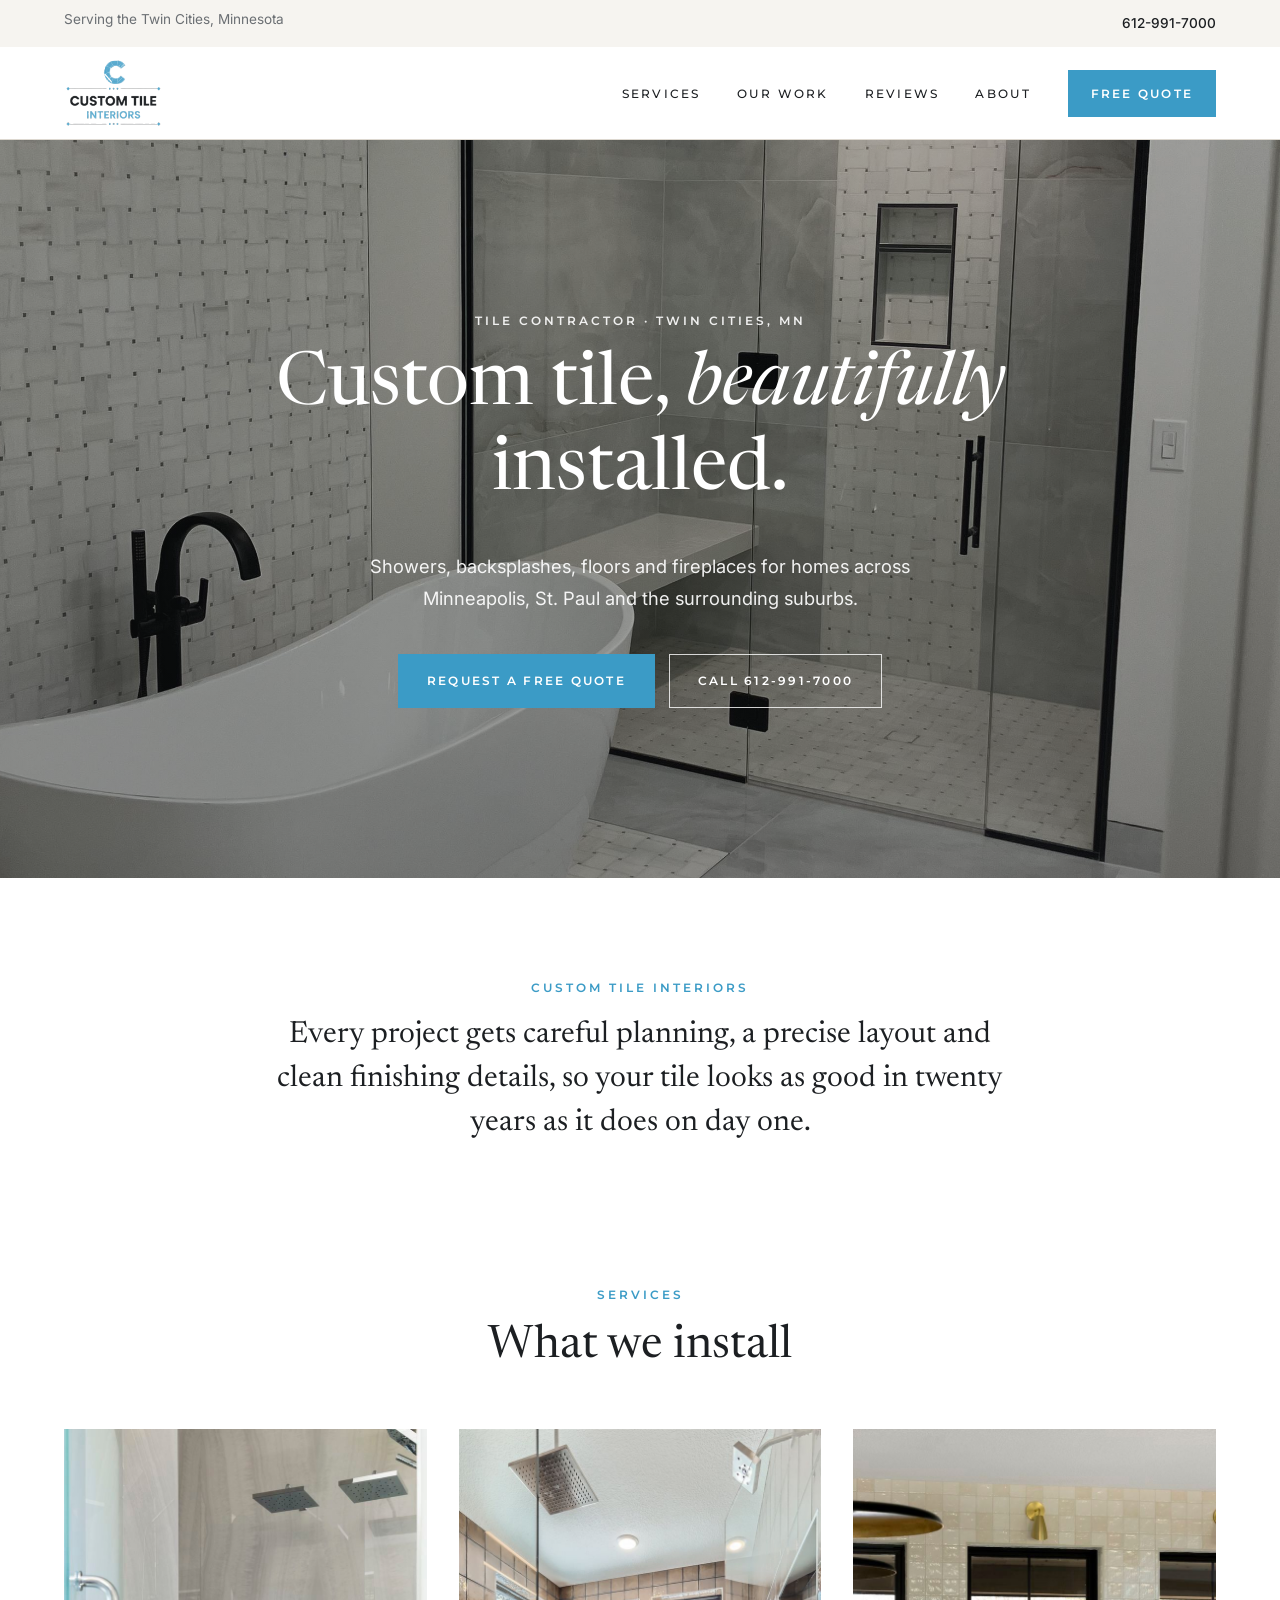
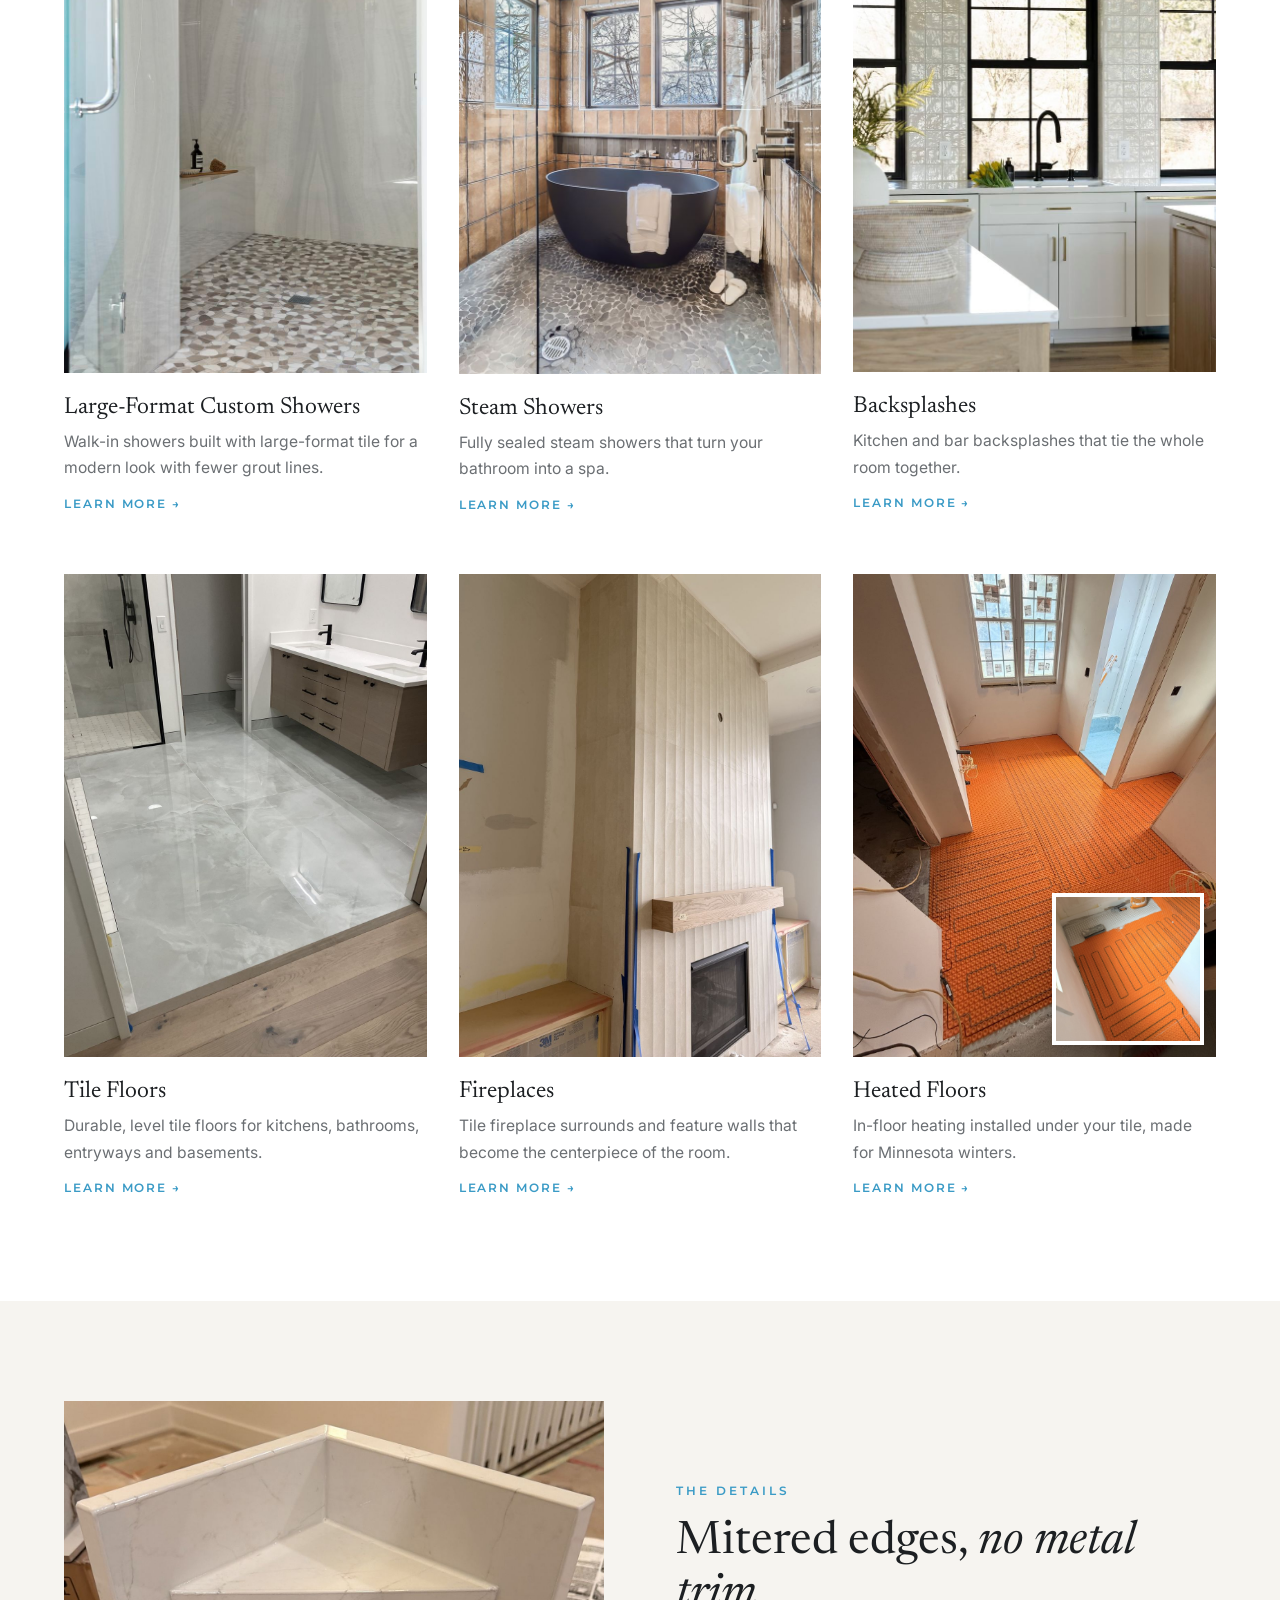
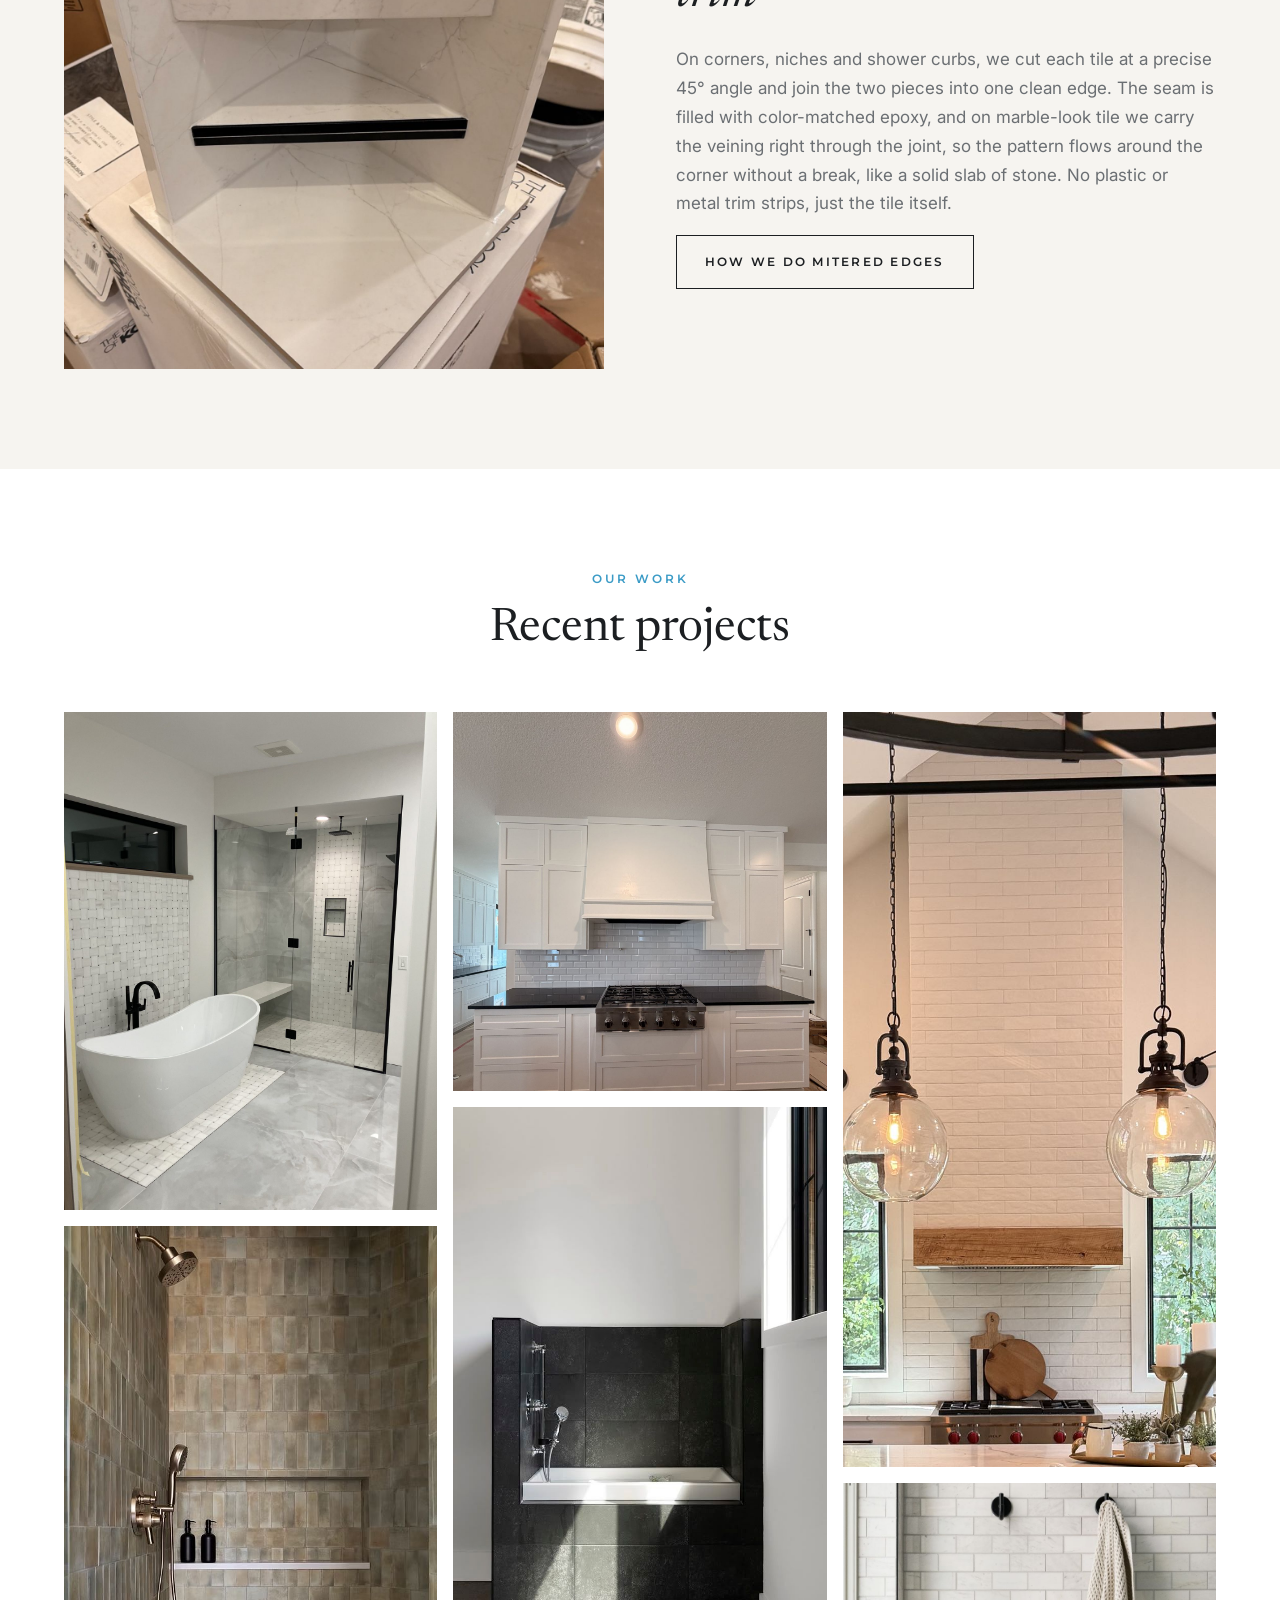
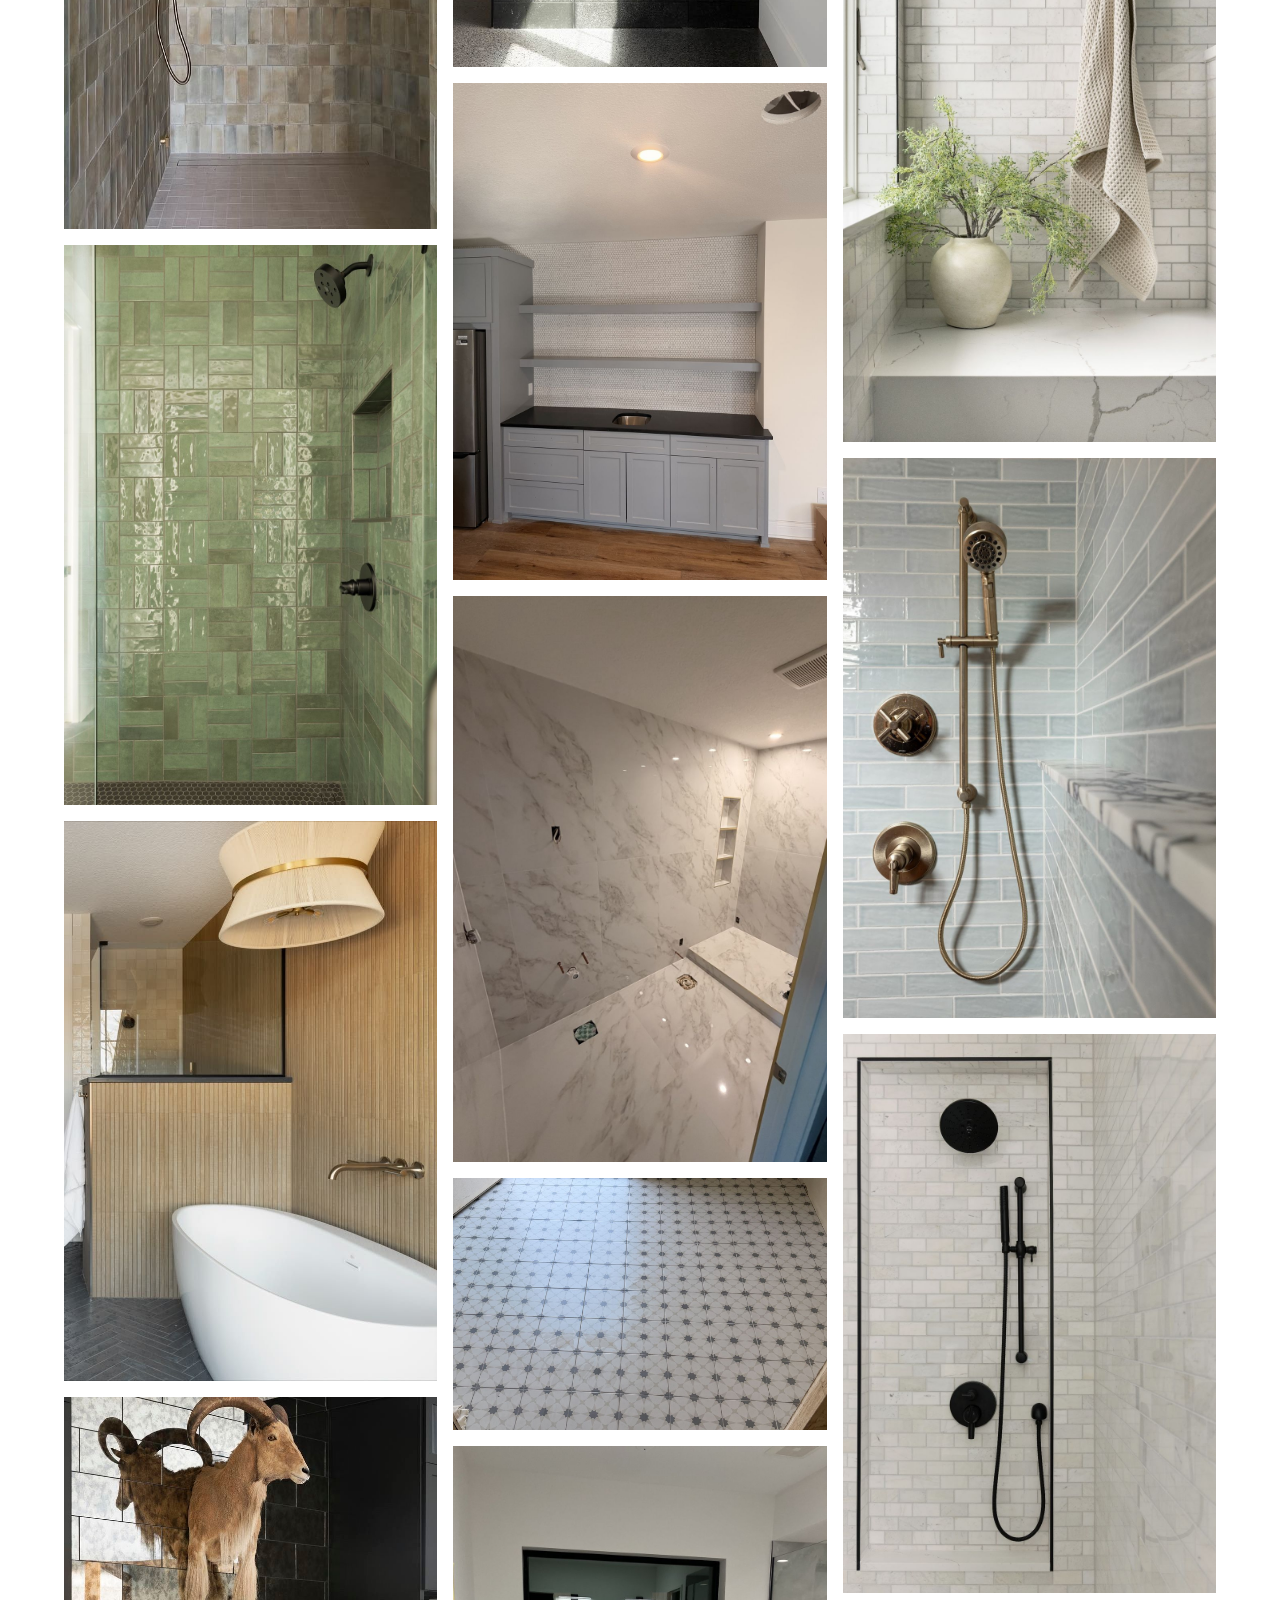
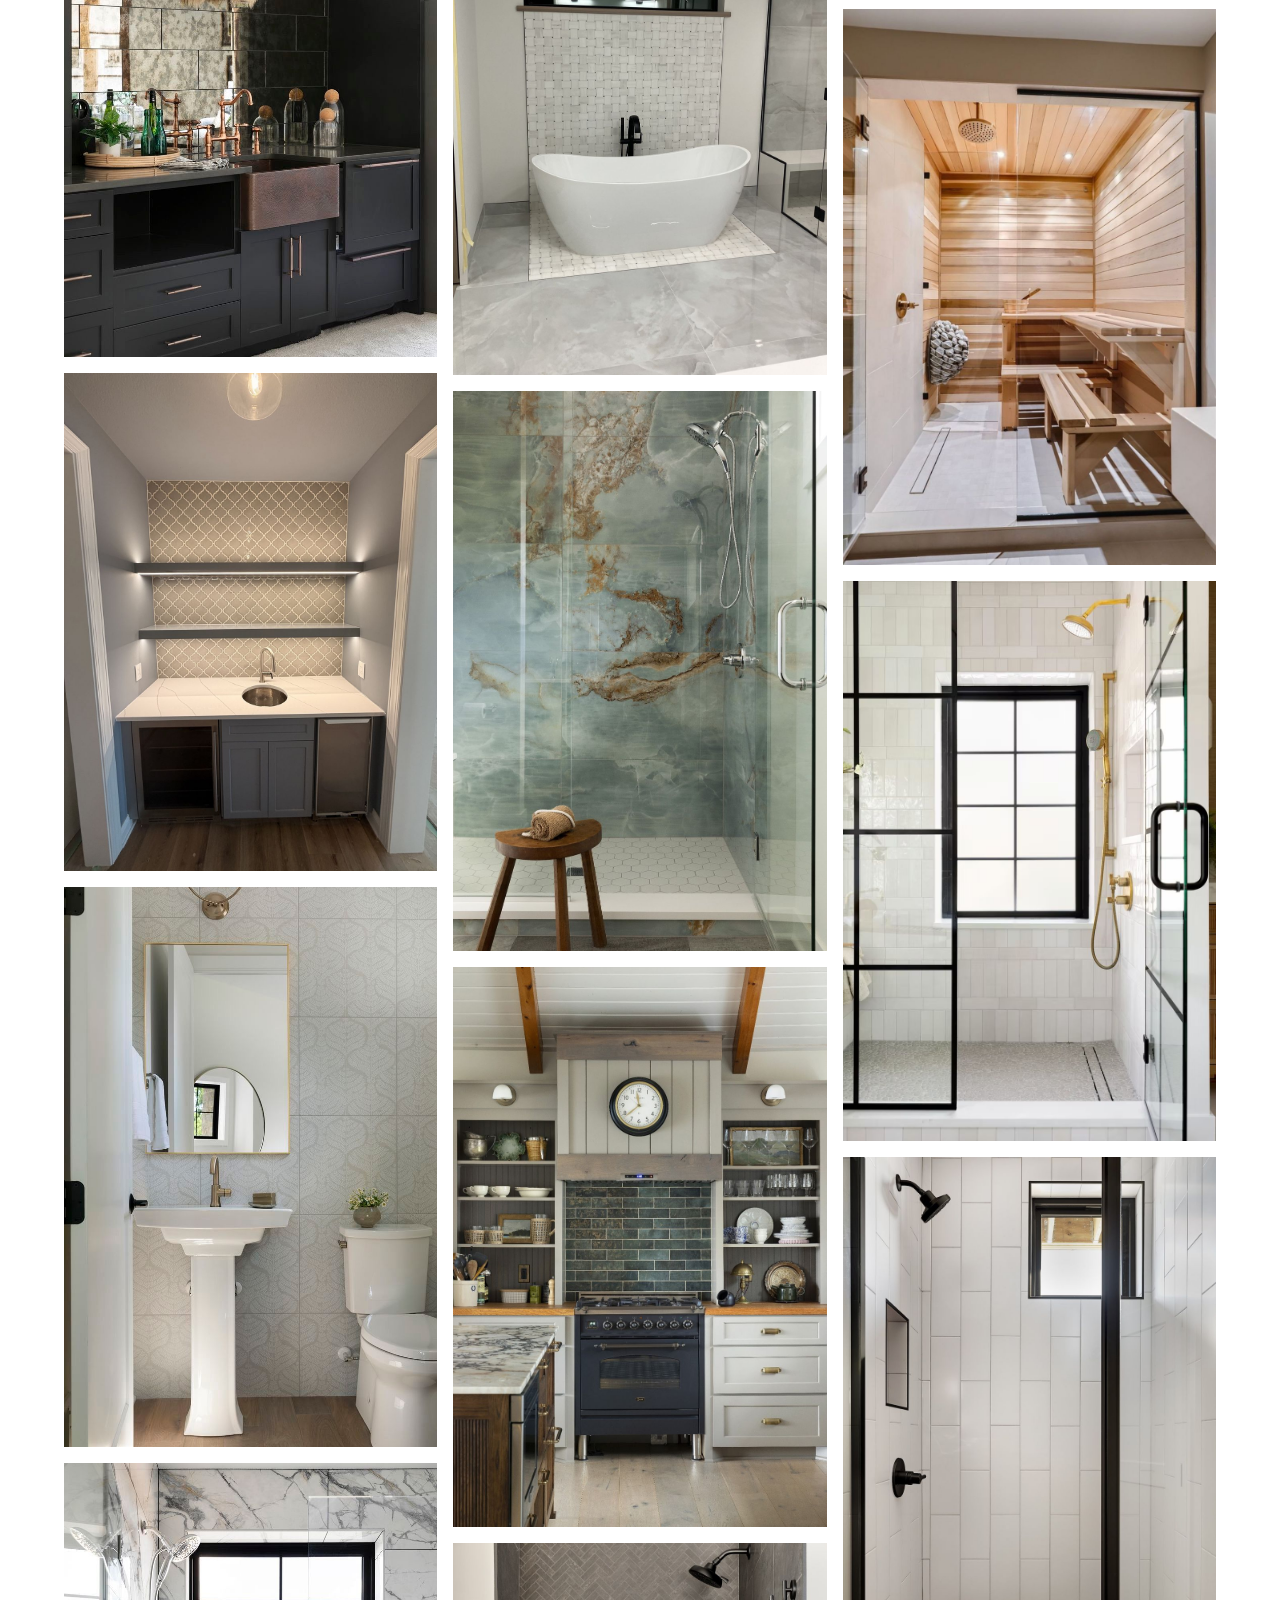
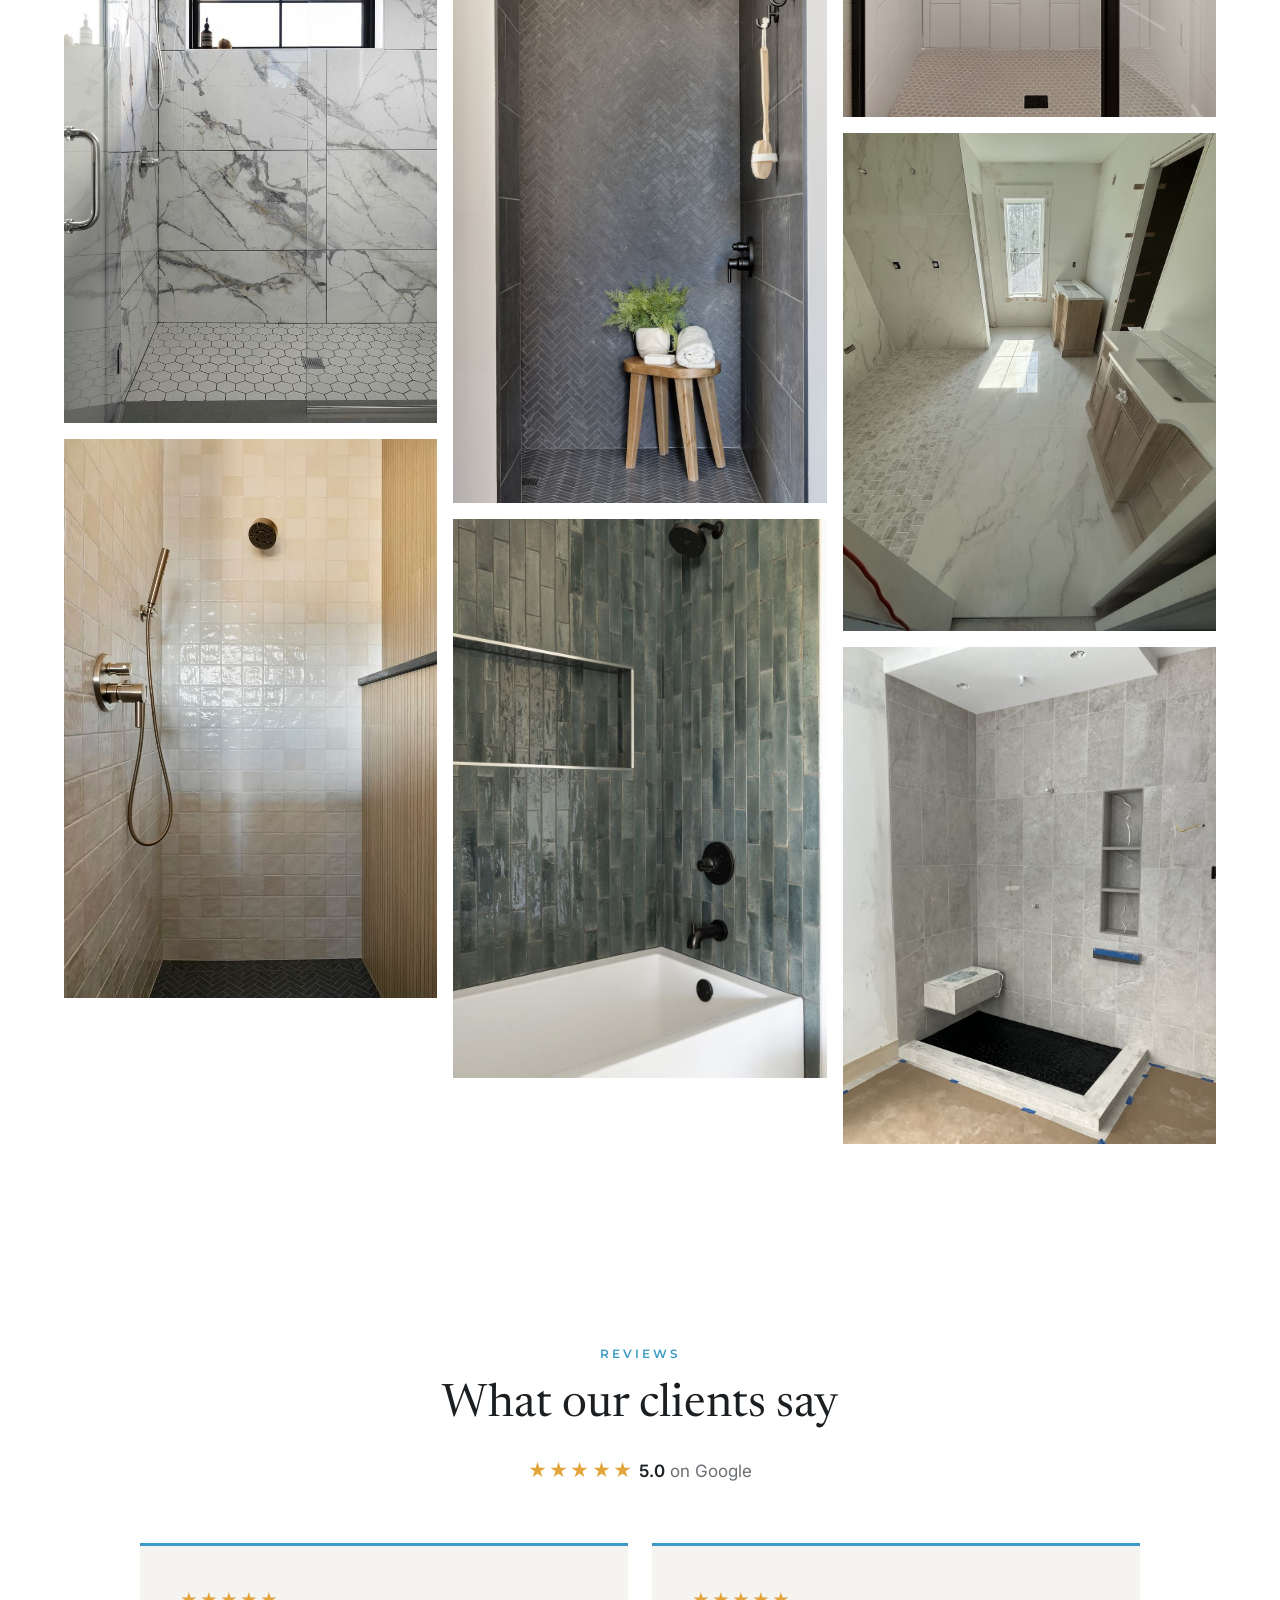
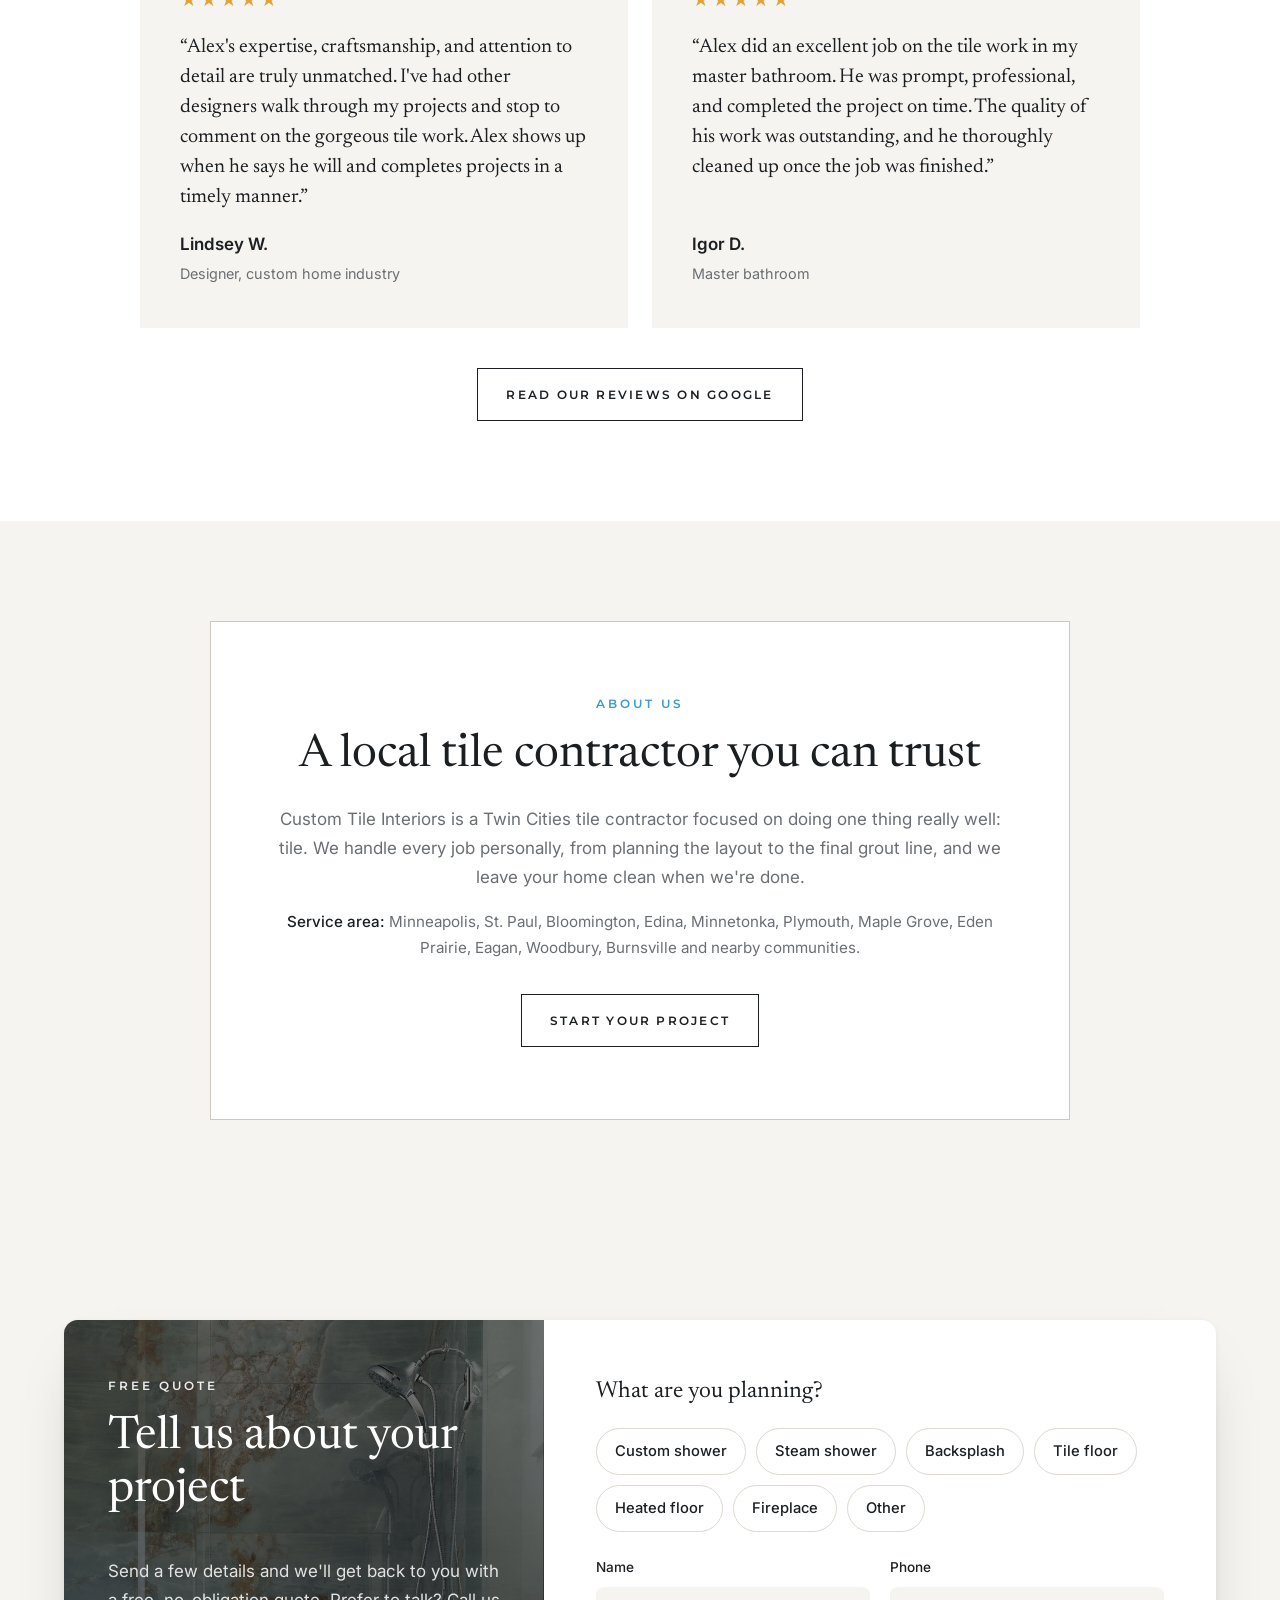
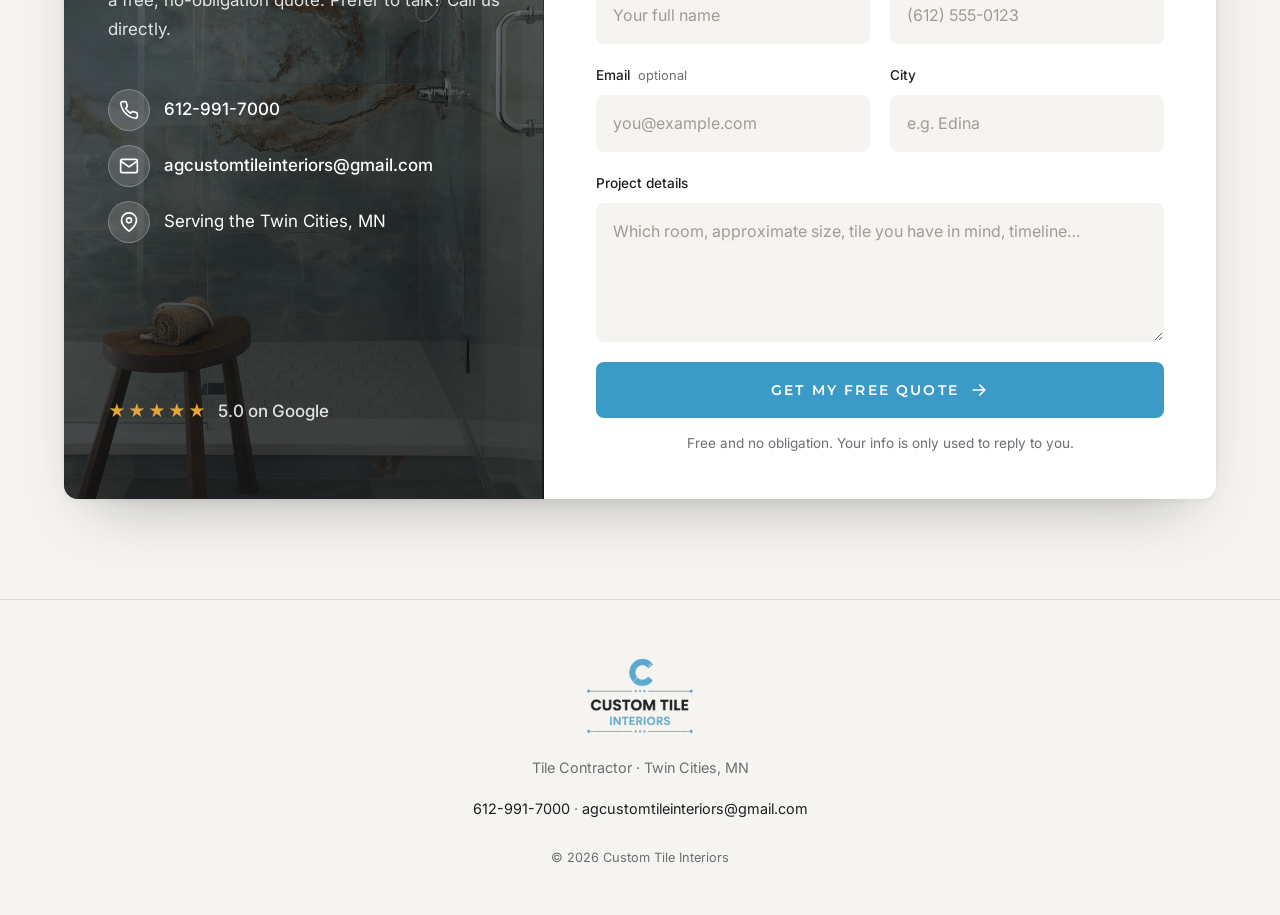
<file: index.html>
<!doctype html>
<html lang="en">
<head>
  <meta charset="utf-8">
  <meta name="viewport" content="width=device-width, initial-scale=1">
  <link rel="canonical" href="https://customtileinteriorsmn.com/">
  <title>Custom Tile Interiors | Tile Contractor in the Twin Cities, MN</title>
  <meta name="description" content="Custom Tile Interiors is a tile contractor serving Minneapolis, St. Paul and the Twin Cities. Custom showers, steam showers, backsplashes, tile floors, heated floors and fireplaces. Call 612-991-7000 for a free quote.">
  <link rel="icon" href="images/favicon.png" type="image/png">
  <link rel="apple-touch-icon" href="images/apple-touch-icon.png">
  <meta name="theme-color" content="#ffffff">
  <!-- Preview shown when the link is texted or shared -->
  <meta property="og:type" content="website">
  <meta property="og:title" content="Custom Tile Interiors | Twin Cities Tile Contractor">
  <meta property="og:description" content="Custom showers, steam showers, backsplashes, tile floors, heated floors and fireplaces across the Twin Cities. Free quotes: 612-991-7000.">
  <meta property="og:image" content="https://customtileinteriorsmn.com/images/share-preview.jpg">
  <meta property="og:image:width" content="1200">
  <meta property="og:image:height" content="630">
  <meta property="og:url" content="https://customtileinteriorsmn.com/">
  <meta name="twitter:card" content="summary_large_image">
  <link rel="preconnect" href="https://fonts.googleapis.com">
  <link rel="preconnect" href="https://fonts.gstatic.com" crossorigin>
  <link href="https://fonts.googleapis.com/css2?family=Newsreader:ital,opsz,wght@0,6..72,400;0,6..72,500;1,6..72,400&family=Montserrat:wght@500;600&family=Inter:wght@400;500&display=swap" rel="stylesheet">
  <!-- Bump the ?v= number after style changes so phones load the new version -->
  <link rel="stylesheet" href="styles.css?v=37">
  <!-- Show the loading screen once per visit (not again when moving around the page) -->
  <script>
    try { if (!sessionStorage.getItem("cti-intro")) document.documentElement.classList.add("is-loading"); }
    catch (e) { document.documentElement.classList.add("is-loading"); }
    // Backup: even if the main script never loads, never keep the page locked behind the loading screen
    setTimeout(function () { document.documentElement.classList.remove("is-loading", "is-loaded"); }, 6000);
  </script>
  <!-- Business details for Google (not shown on the page) -->
  <script type="application/ld+json">
{
  "@context": "https://schema.org",
  "@type": "HomeAndConstructionBusiness",
  "@id": "https://customtileinteriorsmn.com/#business",
  "name": "Custom Tile Interiors",
  "description": "Tile contractor serving Minneapolis, St. Paul and the Twin Cities: custom and steam showers, backsplashes, tile floors, heated floors, fireplaces and mitered tile edges.",
  "url": "https://customtileinteriorsmn.com/",
  "telephone": "+1-612-991-7000",
  "email": "agcustomtileinteriors@gmail.com",
  "logo": "https://customtileinteriorsmn.com/images/logo-light.png",
  "image": "https://customtileinteriorsmn.com/images/share-preview.jpg",
  "address": {
    "@type": "PostalAddress",
    "addressRegion": "MN",
    "addressCountry": "US"
  },
  "areaServed": [
    {
      "@type": "City",
      "name": "Minneapolis, MN"
    },
    {
      "@type": "City",
      "name": "St. Paul, MN"
    },
    {
      "@type": "City",
      "name": "Bloomington, MN"
    },
    {
      "@type": "City",
      "name": "Edina, MN"
    },
    {
      "@type": "City",
      "name": "Minnetonka, MN"
    },
    {
      "@type": "City",
      "name": "Plymouth, MN"
    },
    {
      "@type": "City",
      "name": "Maple Grove, MN"
    },
    {
      "@type": "City",
      "name": "Eden Prairie, MN"
    },
    {
      "@type": "City",
      "name": "Eagan, MN"
    },
    {
      "@type": "City",
      "name": "Woodbury, MN"
    },
    {
      "@type": "City",
      "name": "Burnsville, MN"
    },
    {
      "@type": "Place",
      "name": "Twin Cities metro, Minnesota"
    }
  ],
  "sameAs": [
    "https://maps.google.com/?cid=2243337862761201056"
  ],
  "hasOfferCatalog": {
    "@type": "OfferCatalog",
    "name": "Tile services",
    "itemListElement": [
      {
        "@type": "Offer",
        "itemOffered": {
          "@type": "Service",
          "name": "Large-Format Custom Showers",
          "url": "https://customtileinteriorsmn.com/services/custom-showers/"
        }
      },
      {
        "@type": "Offer",
        "itemOffered": {
          "@type": "Service",
          "name": "Steam Showers",
          "url": "https://customtileinteriorsmn.com/services/steam-showers/"
        }
      },
      {
        "@type": "Offer",
        "itemOffered": {
          "@type": "Service",
          "name": "Tile Backsplashes",
          "url": "https://customtileinteriorsmn.com/services/backsplashes/"
        }
      },
      {
        "@type": "Offer",
        "itemOffered": {
          "@type": "Service",
          "name": "Tile Floors",
          "url": "https://customtileinteriorsmn.com/services/tile-floors/"
        }
      },
      {
        "@type": "Offer",
        "itemOffered": {
          "@type": "Service",
          "name": "Heated Tile Floors",
          "url": "https://customtileinteriorsmn.com/services/heated-floors/"
        }
      },
      {
        "@type": "Offer",
        "itemOffered": {
          "@type": "Service",
          "name": "Tile Fireplaces",
          "url": "https://customtileinteriorsmn.com/services/fireplaces/"
        }
      },
      {
        "@type": "Offer",
        "itemOffered": {
          "@type": "Service",
          "name": "Mitered Tile Edges",
          "url": "https://customtileinteriorsmn.com/services/mitered-edges/"
        }
      }
    ]
  }
}
  </script>
</head>
<body>

  <!-- Loading screen: tiles get "laid" one by one, the blue ones form the C from the logo -->
  <div class="loader" id="loader" aria-hidden="true">
    <div class="loader-inner">
      <div class="loader-grid">
        <span class="t" style="--d:0"></span>
        <span class="t c" style="--d:1"></span>
        <span class="t c" style="--d:2"></span>
        <span class="t c" style="--d:3"></span>
        <span class="t c" style="--d:1"></span>
        <span class="t" style="--d:2"></span>
        <span class="t alt" style="--d:3"></span>
        <span class="t" style="--d:4"></span>
        <span class="t c" style="--d:2"></span>
        <span class="t alt" style="--d:3"></span>
        <span class="t" style="--d:4"></span>
        <span class="t alt" style="--d:5"></span>
        <span class="t alt" style="--d:3"></span>
        <span class="t c" style="--d:4"></span>
        <span class="t c" style="--d:5"></span>
        <span class="t c" style="--d:6"></span>
      </div>
      <div class="loader-name">
        <span class="loader-l1">Custom Tile</span>
        <span class="loader-l2">Interiors</span>
      </div>
      <div class="loader-line"></div>
    </div>
  </div>

  <div class="top-bar">
    <div class="container top-bar-inner">
      <span>Serving the Twin Cities, Minnesota</span>
      <a href="tel:+16129917000">612-991-7000</a>
    </div>
  </div>

  <header class="site-header">
    <div class="container header-inner">
      <a href="#top" class="brand" aria-label="Custom Tile Interiors home">
        <img src="images/logo-light-text.png" alt="Custom Tile Interiors logo" width="336" height="238">
        <!-- The C, cut into glass shards that break apart and come back together -->
        <span class="brand-c" aria-hidden="true"><i style="clip-path: polygon(58.0% 42.0%, 74.4% 41.0%, 74.4% 52.6%); --tx: 2%; --ty: 184%; --r: 19deg; animation-delay: 106ms"></i><i style="clip-path: polygon(77.6% 40.8%, 94.5% 39.8%, 94.5% 65.7%, 77.6% 54.7%); --tx: 4%; --ty: 185%; --r: -14deg; animation-delay: 100ms"></i><i style="clip-path: polygon(96.7% 39.6%, 110.5% 38.8%, 110.5% 76.1%, 96.7% 67.1%); --tx: 8%; --ty: 198%; --r: -18deg; animation-delay: 83ms"></i><i style="clip-path: polygon(58.0% 42.0%, 75.1% 53.1%, 60.9% 65.6%); --tx: -3%; --ty: 199%; --r: 9deg; animation-delay: 75ms"></i><i style="clip-path: polygon(75.3% 53.3%, 94.6% 65.8%, 64.2% 92.5%, 60.9% 65.9%); --tx: 9%; --ty: 208%; --r: 7deg; animation-delay: 73ms"></i><i style="clip-path: polygon(94.4% 65.7%, 110.5% 76.1%, 66.9% 114.5%, 64.2% 92.3%); --tx: -0%; --ty: 151%; --r: 1deg; animation-delay: 22ms"></i><i style="clip-path: polygon(58.0% 42.0%, 60.9% 65.9%, 48.6% 65.9%); --tx: -3%; --ty: 165%; --r: -21deg; animation-delay: 85ms"></i><i style="clip-path: polygon(60.4% 61.6%, 63.8% 89.6%, 39.3% 89.6%, 50.3% 61.6%); --tx: -0%; --ty: 201%; --r: 1deg; animation-delay: 64ms"></i><i style="clip-path: polygon(63.6% 88.0%, 66.9% 114.5%, 29.5% 114.5%, 39.9% 88.0%); --tx: -0%; --ty: 190%; --r: -2deg; animation-delay: 9ms"></i><i style="clip-path: polygon(58.0% 42.0%, 49.2% 64.5%, 35.5% 49.9%); --tx: 6%; --ty: 210%; --r: 15deg; animation-delay: 104ms"></i><i style="clip-path: polygon(49.4% 63.8%, 39.1% 90.0%, 10.0% 58.8%, 36.2% 49.6%); --tx: -4%; --ty: 164%; --r: -9deg; animation-delay: 57ms"></i><i style="clip-path: polygon(37.1% 95.2%, 29.5% 114.5%, -14.5% 67.4%, 4.8% 60.6%); --tx: -1%; --ty: 174%; --r: 15deg; animation-delay: 40ms"></i><i style="clip-path: polygon(58.0% 42.0%, 33.5% 50.6%, 33.5% 34.4%); --tx: 4%; --ty: 201%; --r: -22deg; animation-delay: 100ms"></i><i style="clip-path: polygon(31.4% 51.3%, 10.0% 58.8%, 10.0% 27.0%, 31.4% 33.7%); --tx: 1%; --ty: 178%; --r: 21deg; animation-delay: 107ms"></i><i style="clip-path: polygon(12.5% 57.9%, -14.5% 67.4%, -14.5% 19.4%, 12.5% 27.8%); --tx: -11%; --ty: 188%; --r: 12deg; animation-delay: 101ms"></i><i style="clip-path: polygon(58.0% 42.0%, 31.2% 33.6%, 42.4% 22.6%); --tx: -6%; --ty: 170%; --r: 20deg; animation-delay: 137ms"></i><i style="clip-path: polygon(31.5% 33.7%, 5.9% 25.8%, 27.6% 4.3%, 42.5% 22.8%); --tx: -7%; --ty: 165%; --r: -18deg; animation-delay: 127ms"></i><i style="clip-path: polygon(7.1% 26.1%, -14.5% 19.4%, 15.7% -10.5%, 28.3% 5.1%); --tx: -1%; --ty: 161%; --r: 3deg; animation-delay: 161ms"></i><i style="clip-path: polygon(58.0% 42.0%, 45.8% 26.9%, 60.7% 26.9%); --tx: -3%; --ty: 194%; --r: -16deg; animation-delay: 134ms"></i><i style="clip-path: polygon(45.6% 26.6%, 31.1% 8.5%, 64.0% 8.5%, 60.8% 26.6%); --tx: -5%; --ty: 175%; --r: -13deg; animation-delay: 142ms"></i><i style="clip-path: polygon(28.3% 5.1%, 15.7% -10.5%, 67.4% -10.5%, 64.6% 5.1%); --tx: 5%; --ty: 198%; --r: -9deg; animation-delay: 199ms"></i><i style="clip-path: polygon(58.0% 42.0%, 61.0% 25.5%, 72.2% 25.5%); --tx: -2%; --ty: 174%; --r: 16deg; animation-delay: 136ms"></i><i style="clip-path: polygon(60.9% 25.8%, 64.3% 7.0%, 88.2% 7.0%, 71.9% 25.8%); --tx: -2%; --ty: 209%; --r: -13deg; animation-delay: 144ms"></i><i style="clip-path: polygon(64.3% 6.7%, 67.4% -10.5%, 103.2% -10.5%, 88.4% 6.7%); --tx: 7%; --ty: 170%; --r: -9deg; animation-delay: 165ms"></i><i style="clip-path: polygon(58.0% 42.0%, 72.7% 25.0%, 75.0% 41.0%); --tx: -3%; --ty: 185%; --r: -11deg; animation-delay: 126ms"></i><i style="clip-path: polygon(73.1% 24.5%, 86.9% 8.5%, 91.5% 39.9%, 75.5% 40.9%); --tx: 2%; --ty: 177%; --r: 20deg; animation-delay: 133ms"></i><i style="clip-path: polygon(86.7% 8.7%, 103.2% -10.5%, 110.5% 38.8%, 91.3% 40.0%); --tx: 7%; --ty: 202%; --r: -14deg; animation-delay: 135ms"></i></span>
      </a>
      <nav class="nav" aria-label="Main">
        <a href="#services">Services</a>
        <a href="#work">Our Work</a>
        <a href="#reviews">Reviews</a>
        <a href="#about">About</a>
        <a href="#quote" class="btn btn-solid">Free Quote</a>
      </nav>
    </div>
    <!-- Same menu links for phones and tablets, in a row under the logo -->
    <nav class="nav-mobile" aria-label="Main">
      <a href="#services">Services</a>
      <a href="#work">Our Work</a>
      <a href="#reviews">Reviews</a>
      <a href="#about">About</a>
    </nav>
  </header>

  <main id="top">

    <!-- Hero: full-width photo. Wide crop for computers, tall crop for phones -->
    <section class="hero">
      <!-- Slideshow: photos fade from one to the next. Wide crops for computers, tall crops for phones -->
      <div class="hero-slides">
        <picture class="hero-photo is-active">
          <source media="(max-aspect-ratio: 1/1)" srcset="images/hero-mobile-hd.jpg">
          <img width="2400" height="1350" src="images/hero-hd.jpg" alt="Bathroom by Custom Tile Interiors: freestanding tub on a basketweave mosaic and a glass shower with large-format tile" fetchpriority="high">
        </picture>
        <picture class="hero-photo">
          <source media="(max-aspect-ratio: 1/1)" srcset="images/hero-kitchen-mobile-hd.jpg">
          <img width="2400" height="1350" src="images/hero-kitchen-hd.jpg" alt="Farmhouse kitchen with a green glazed tile backsplash behind the range" fetchpriority="low" decoding="async">
        </picture>
        <picture class="hero-photo">
          <source media="(max-aspect-ratio: 1/1)" srcset="images/hero-herringbone-mobile-hd.jpg">
          <img width="2400" height="1350" src="images/hero-herringbone-hd.jpg" alt="Shower with a charcoal herringbone tile wall" fetchpriority="low" decoding="async">
        </picture>
        <picture class="hero-photo">
          <source media="(max-aspect-ratio: 1/1)" srcset="images/hero-onyx-mobile-hd.jpg">
          <img width="2400" height="1350" src="images/hero-onyx-hd.jpg" alt="Shower with large blue onyx-look slab walls" fetchpriority="low" decoding="async">
        </picture>
        <picture class="hero-photo">
          <source media="(max-aspect-ratio: 1/1)" srcset="images/hero-dark-tub-mobile.jpg">
          <img width="1472" height="828" src="images/hero-dark-tub.jpg" alt="Tub surround in large dark stone-look tile" fetchpriority="low" decoding="async">
        </picture>
        <picture class="hero-photo">
          <source media="(max-aspect-ratio: 1/1)" srcset="images/hero-green-shower-mobile-hd.jpg">
          <img width="2400" height="1350" src="images/hero-green-shower-hd.jpg" alt="Shower with glossy green handmade-look tile and a recessed niche" fetchpriority="low" decoding="async">
        </picture>
        <picture class="hero-photo">
          <source media="(max-aspect-ratio: 1/1)" srcset="images/hero-teal-tub-mobile-hd.jpg">
          <img width="2400" height="1350" src="images/hero-teal-tub-hd.jpg" alt="Tub surround in deep teal glossy vertical tile with a long niche" fetchpriority="low" decoding="async">
        </picture>
      </div>
      <div class="hero-content">
        <p class="label label-light">Tile Contractor · Twin Cities, MN</p>
        <h1>Custom tile, <em>beautifully</em> installed.</h1>
        <p class="hero-lead">Showers, backsplashes, floors and fireplaces for homes across Minneapolis, St.&nbsp;Paul and the surrounding suburbs.</p>
        <div class="hero-actions">
          <a href="#quote" class="btn btn-solid">Request a Free Quote</a>
          <a href="tel:+16129917000" class="btn btn-ghost">Call 612-991-7000</a>
        </div>
      </div>
    </section>

    <!-- Intro -->
    <section class="intro">
      <div class="container narrow">
        <p class="label">Custom Tile Interiors</p>
        <p class="intro-text">Every project gets careful planning, a precise layout and clean finishing details, so your tile looks as good in twenty years as it does on day one.</p>
      </div>
    </section>

    <!-- Services -->
    <section id="services" class="section">
      <div class="container">
        <div class="section-head">
          <p class="label">Services</p>
          <h2>What we install</h2>
        </div>

        <div class="services-grid">
          <article class="service">
            <a href="/services/custom-showers/" class="service-link">
              <div class="ph"><img width="736" height="1104" src="images/shower-porcelain-slabs.jpg" alt="Walk-in shower with floor-to-ceiling porcelain slabs and a pebble mosaic floor" loading="lazy"></div>
              <h3>Large-Format Custom Showers</h3>
              <p>Walk-in showers built with large-format tile for a modern look with fewer grout lines.</p>
              <span class="service-more">Learn more →</span>
            </a>
          </article>
          <article class="service">
            <a href="/services/steam-showers/" class="service-link">
              <div class="ph"><img width="736" height="1106" src="images/wet-room-tub-shower.jpg" alt="Glass-enclosed wet room with a rain shower, soaking tub and river rock floor" loading="lazy"></div>
              <h3>Steam Showers</h3>
              <p>Fully sealed steam showers that turn your bathroom into a spa.</p>
              <span class="service-more">Learn more →</span>
            </a>
          </article>
          <article class="service">
            <a href="/services/backsplashes/" class="service-link">
              <div class="ph"><img width="736" height="1103" src="images/kitchen-backsplash.jpg" alt="Kitchen with a glossy handmade-look tile backsplash around black windows" loading="lazy"></div>
              <h3>Backsplashes</h3>
              <p>Kitchen and bar backsplashes that tie the whole room together.</p>
              <span class="service-more">Learn more →</span>
            </a>
          </article>
          <article class="service">
            <a href="/services/tile-floors/" class="service-link">
              <div class="ph"><img width="1050" height="1400" src="images/floor-large-format.jpg" alt="Polished large-format marble-look floor tile in a master bathroom" loading="lazy"></div>
              <h3>Tile Floors</h3>
              <p>Durable, level tile floors for kitchens, bathrooms, entryways and basements.</p>
              <span class="service-more">Learn more →</span>
            </a>
          </article>
          <article class="service">
            <a href="/services/fireplaces/" class="service-link">
              <div class="ph"><img width="1050" height="1400" src="images/fireplace-fluted-tile-full.jpg" alt="Fireplace wall in fluted tile with a wood mantel" loading="lazy"></div>
              <h3>Fireplaces</h3>
              <p>Tile fireplace surrounds and feature walls that become the centerpiece of the room.</p>
              <span class="service-more">Learn more →</span>
            </a>
          </article>
          <article class="service">
            <a href="/services/heated-floors/" class="service-link">
              <div class="ph has-inset">
                <img width="1050" height="1400" src="images/heated-floor-install.jpg" alt="Heated floor cable system being installed before tile" loading="lazy">
                <img width="1400" height="1400" src="images/heated-floor-install-2.jpg" alt="Heating cables laid in a bathroom floor membrane" loading="lazy" class="inset">
              </div>
              <h3>Heated Floors</h3>
              <p>In-floor heating installed under your tile, made for Minnesota winters.</p>
              <span class="service-more">Learn more →</span>
            </a>
          </article>
        </div>
      </div>
    </section>

    <!-- Mitered edges -->
    <section class="section section-stone">
      <div class="container split">
        <div class="ph ph-tall"><img width="1332" height="1400" src="images/mitered-corner-shelf.jpg" alt="Corner shower shelf built from marble-look tile with crisp mitered edges" loading="lazy"></div>
        <div class="split-text">
          <p class="label">The details</p>
          <h2>Mitered edges, <em>no metal trim</em></h2>
          <p>On corners, niches and shower curbs, we cut each tile at a precise 45° angle and join the two pieces into one clean edge. The seam is filled with color-matched epoxy, and on marble-look tile we carry the veining right through the joint, so the pattern flows around the corner without a break, like a solid slab of stone. No plastic or metal trim strips, just the tile itself.</p>
          <a href="/services/mitered-edges/" class="btn btn-outline">How we do mitered edges</a>
        </div>
      </div>
    </section>

    <!-- Gallery -->
    <section id="work" class="section">
      <div class="container">
        <div class="section-head">
          <p class="label">Our Work</p>
          <h2>Recent projects</h2>
        </div>
        <!-- To add a project: put the photo in images/ and copy one <figure> line -->
        <div class="gallery">
          <figure><img width="1200" height="1600" src="images/bathroom-tub-shower.jpg" alt="Master bathroom with a freestanding tub on a basketweave mosaic and a glass-enclosed shower with large-format tile" loading="lazy"></figure>
          <figure><img width="586" height="946" src="images/shower-sage-vertical-tile.jpg" alt="Walk-in shower in sage and sand handmade-look tile with a long niche and linear drain" loading="lazy"></figure>
          <figure><img width="933" height="1400" src="images/shower-green-tile.jpg" alt="Shower with glossy green tile in a mixed vertical and horizontal pattern" loading="lazy"></figure>
          <figure><img width="736" height="1104" src="images/bathroom-moody-warm.jpg" alt="Modern bathroom with fluted tile walls, a freestanding tub and herringbone floor" loading="lazy"></figure>
          <figure><img width="736" height="1104" src="images/basement-bar.jpg" alt="Basement bar with antique mirror tile backsplash and black cabinets" loading="lazy"></figure>
          <figure><img width="1050" height="1400" src="images/bar-arabesque-backsplash.jpg" alt="Wet bar with an arabesque tile backsplash and floating shelves" loading="lazy"></figure>
          <figure><img width="736" height="1104" src="images/powder-room-tile-wall.jpg" alt="Powder room with a patterned white tile feature wall" loading="lazy"></figure>
          <figure><img width="736" height="1104" src="images/shower-marble-oversized.jpg" alt="Shower with oversized marble-look tile and a hexagon mosaic floor" loading="lazy"></figure>
          <figure><img width="736" height="1103" src="images/shower-zellige-cream.jpg" alt="Shower with cream glossy square tile and a dark herringbone floor" loading="lazy"></figure>
          <figure><img width="1382" height="1400" src="images/kitchen-subway-backsplash.jpg" alt="White kitchen with a subway tile backsplash behind the range" loading="lazy"></figure>
          <figure><img width="736" height="1104" src="images/tub-surround-dark.jpg" alt="Bathtub surround in large dark stone-look tile" loading="lazy"></figure>
          <figure><img width="1050" height="1400" src="images/mosaic-wall-shelves.jpg" alt="Kitchenette with a white mosaic tile wall and floating shelves" loading="lazy"></figure>
          <figure><img width="924" height="1400" src="images/shower-marble-look.jpg" alt="Large-format marble-look tile shower with a recessed niche and curb" loading="lazy"></figure>
          <figure><img width="1400" height="944" src="images/floor-patterned-entry.jpg" alt="Entryway floor in patterned star tile" loading="lazy"></figure>
          <figure><img width="987" height="1400" src="images/bathroom-tub-mosaic.jpg" alt="Freestanding tub on a basketweave marble mosaic with a matching wall" loading="lazy"></figure>
          <figure><img width="933" height="1400" src="images/shower-onyx-slab.jpg" alt="Shower with large blue onyx-look slab walls and a wood stool" loading="lazy"></figure>
          <figure><img width="934" height="1400" src="images/kitchen-green-backsplash.jpg" alt="Farmhouse kitchen with a green glazed tile backsplash behind the range" loading="lazy"></figure>
          <figure><img width="934" height="1400" src="images/shower-charcoal-herringbone.jpg" alt="Shower with a charcoal herringbone tile wall and matching floor" loading="lazy"></figure>
          <figure><img width="934" height="1400" src="images/tub-surround-green-glossy.jpg" alt="Tub surround in glossy green vertical tile with a long niche" loading="lazy"></figure>
          <figure><img width="693" height="1400" src="images/kitchen-tile-range-hood.jpg" alt="Kitchen range hood wrapped floor to ceiling in white brick-style tile" loading="lazy"></figure>
          <figure><img width="934" height="1400" src="images/shower-subway-marble-bench.jpg" alt="White subway tile shower with a marble bench" loading="lazy"></figure>
          <figure><img width="934" height="1400" src="images/shower-blue-subway-ledge.jpg" alt="Pale blue glossy subway tile shower with a marble ledge" loading="lazy"></figure>
          <figure><img width="934" height="1400" src="images/shower-marble-subway-black.jpg" alt="Marble subway tile shower wall framed with black trim" loading="lazy"></figure>
          <figure><img width="940" height="1400" src="images/sauna-shower-room.jpg" alt="Spa bathroom with a glass-enclosed cedar sauna and tiled shower" loading="lazy"></figure>
          <figure><img width="832" height="1248" src="images/shower-white-tile-window.jpg" alt="White vertical tile shower with a black-framed window, brass fixtures and a pebble floor" loading="lazy"></figure>
          <figure><img width="934" height="1400" src="images/shower-white-vertical-tile.jpg" alt="Shower with white tile laid vertically, a niche and a window" loading="lazy"></figure>
          <figure><img width="1050" height="1400" src="images/bathroom-marble-floor-herringbone.jpg" alt="Master bathroom with large marble-look floor tile and a herringbone mosaic strip" loading="lazy"></figure>
          <figure><img width="1050" height="1400" src="images/shower-niche-floating-bench.jpg" alt="Large gray tile shower with a tall three-shelf niche and a floating bench" loading="lazy"></figure>
        </div>
      </div>
    </section>

    <!-- Reviews (copied from the Google Business Profile) -->
    <section id="reviews" class="section">
      <div class="container">
        <div class="section-head">
          <p class="label">Reviews</p>
          <h2>What our clients say</h2>
          <p class="rating"><span class="stars" aria-hidden="true">★★★★★</span> <strong>5.0</strong> on Google</p>
        </div>

        <div class="reviews-grid">
          <figure class="review">
            <div class="stars" aria-label="5 out of 5 stars">★★★★★</div>
            <blockquote>“Alex's expertise, craftsmanship, and attention to detail are truly unmatched. I've had other designers walk through my projects and stop to comment on the gorgeous tile work. Alex shows up when he says he will and completes projects in a timely manner.”</blockquote>
            <figcaption><strong>Lindsey W.</strong><span>Designer, custom home industry</span></figcaption>
          </figure>
          <figure class="review">
            <div class="stars" aria-label="5 out of 5 stars">★★★★★</div>
            <blockquote>“Alex did an excellent job on the tile work in my master bathroom. He was prompt, professional, and completed the project on time. The quality of his work was outstanding, and he thoroughly cleaned up once the job was finished.”</blockquote>
            <figcaption><strong>Igor D.</strong><span>Master bathroom</span></figcaption>
          </figure>
        </div>

        <div class="reviews-actions">
          <a href="https://maps.google.com/?cid=2243337862761201056" class="btn btn-outline" target="_blank" rel="noopener">Read our reviews on Google</a>
        </div>
      </div>
    </section>

    <!-- About + area -->
    <section id="about" class="section section-stone">
      <div class="container">
        <div class="framed">
          <p class="label">About Us</p>
          <h2>A local tile contractor you can trust</h2>
          <p>Custom Tile Interiors is a Twin Cities tile contractor focused on doing one thing really well: tile. We handle every job personally, from planning the layout to the final grout line, and we leave your home clean when we're done.</p>
          <p class="area"><strong>Service area:</strong> Minneapolis, St. Paul, Bloomington, Edina, Minnetonka, Plymouth, Maple Grove, Eden Prairie, Eagan, Woodbury, Burnsville and nearby communities.</p>
          <a href="#quote" class="btn btn-outline">Start Your Project</a>
        </div>
      </div>
    </section>

    <!-- Quote -->
    <section id="quote" class="section section-stone">
      <div class="container">
        <div class="quote-card">

          <!-- Left: photo panel with contact info -->
          <aside class="quote-side">
            <img width="933" height="1400" src="images/shower-onyx-slab.jpg" alt="" class="quote-side-photo" loading="lazy">
            <div class="quote-side-content">
              <p class="label label-light">Free Quote</p>
              <h2>Tell us about your project</h2>
              <p>Send a few details and we'll get back to you with a free, no-obligation quote. Prefer to talk? Call us directly.</p>
              <ul class="quote-contacts">
                <li>
                  <span class="icon" aria-hidden="true"><svg viewBox="0 0 24 24"><path d="M22 16.9v3a2 2 0 0 1-2.2 2 19.8 19.8 0 0 1-8.6-3.1 19.5 19.5 0 0 1-6-6A19.8 19.8 0 0 1 2.1 4.2 2 2 0 0 1 4.1 2h3a2 2 0 0 1 2 1.7c.1 1 .4 1.9.7 2.8a2 2 0 0 1-.5 2.1L8 9.9a16 16 0 0 0 6 6l1.3-1.3a2 2 0 0 1 2.1-.4c.9.3 1.8.6 2.8.7a2 2 0 0 1 1.7 2z"/></svg></span>
                  <a href="tel:+16129917000">612-991-7000</a>
                </li>
                <li>
                  <span class="icon" aria-hidden="true"><svg viewBox="0 0 24 24"><path d="M4 4h16a2 2 0 0 1 2 2v12a2 2 0 0 1-2 2H4a2 2 0 0 1-2-2V6a2 2 0 0 1 2-2z"/><path d="m22 6-10 7L2 6"/></svg></span>
                  <a href="mailto:agcustomtileinteriors@gmail.com">agcustomtileinteriors@gmail.com</a>
                </li>
                <li>
                  <span class="icon" aria-hidden="true"><svg viewBox="0 0 24 24"><path d="M21 10c0 7-9 13-9 13S3 17 3 10a9 9 0 0 1 18 0z"/><circle cx="12" cy="10" r="3"/></svg></span>
                  <span>Serving the Twin Cities, MN</span>
                </li>
              </ul>
              <p class="quote-rating"><span class="stars" aria-hidden="true">★★★★★</span> 5.0 on Google</p>
            </div>
          </aside>

          <!-- Right: the form -->
          <div class="quote-main">
            <!-- Sends through Web3Forms to the business Gmail. action/method are a backup so the form
                 still sends if the script can't run. The access key is public by design (it only sends to that inbox). -->
            <form class="quote-form" id="quote-form" action="https://api.web3forms.com/submit" method="POST">
              <input type="hidden" name="access_key" value="3ab8ea26-3a21-4261-b1b0-03b778acfa24">
              <input type="hidden" name="subject" value="New quote request from the website">
              <input type="hidden" name="from_name" value="Custom Tile Interiors website">
              <fieldset class="chips">
                <legend>What are you planning?</legend>
                <label><input type="radio" name="project" value="Custom shower" required><span>Custom shower</span></label>
                <label><input type="radio" name="project" value="Steam shower"><span>Steam shower</span></label>
                <label><input type="radio" name="project" value="Backsplash"><span>Backsplash</span></label>
                <label><input type="radio" name="project" value="Tile floor"><span>Tile floor</span></label>
                <label><input type="radio" name="project" value="Heated floor"><span>Heated floor</span></label>
                <label><input type="radio" name="project" value="Fireplace"><span>Fireplace</span></label>
                <label><input type="radio" name="project" value="Other"><span>Other</span></label>
              </fieldset>

              <div class="form-row">
                <label class="field">Name
                  <input type="text" name="name" maxlength="100" required autocomplete="name" placeholder="Your full name">
                </label>
                <label class="field">Phone
                  <input type="tel" name="phone" maxlength="40" required autocomplete="tel" placeholder="(612) 555-0123">
                </label>
              </div>
              <div class="form-row">
                <label class="field"><span>Email <span class="optional">optional</span></span>
                  <input type="email" name="email" maxlength="120" autocomplete="email" placeholder="you@example.com">
                </label>
                <label class="field">City
                  <input type="text" name="city" maxlength="80" autocomplete="address-level2" placeholder="e.g. Edina">
                </label>
              </div>
              <label class="field">Project details
                <textarea name="details" rows="4" maxlength="3000" placeholder="Which room, approximate size, tile you have in mind, timeline…"></textarea>
              </label>

              <!-- Spam trap: hidden from people, bots fill it in -->
              <input type="checkbox" name="botcheck" class="honey" tabindex="-1" autocomplete="off" aria-hidden="true">

              <button type="submit" class="quote-submit">
                <span class="label-text">Get My Free Quote</span>
                <svg viewBox="0 0 24 24" aria-hidden="true"><path d="M5 12h14M13 6l6 6-6 6"/></svg>
              </button>
              <p class="form-note">Free and no obligation. Your info is only used to reply to you.</p>
              <p class="form-status" id="form-status" role="status" aria-live="polite"></p>
            </form>

            <!-- Shown after a successful send -->
            <div class="form-success" id="form-success" hidden>
              <div class="success-icon" aria-hidden="true"><svg viewBox="0 0 24 24"><path d="M5 12.5l4.5 4.5L19 7.5"/></svg></div>
              <h3>Request sent!</h3>
              <p>Thank you. We'll get back to you soon. For anything urgent, call <a href="tel:+16129917000">612-991-7000</a>.</p>
              <button type="button" class="btn btn-outline" id="send-another">Send another request</button>
            </div>
          </div>

        </div>
      </div>
    </section>

  </main>

  <footer class="site-footer">
    <div class="container footer-inner">
      <img src="images/logo-light.png" alt="Custom Tile Interiors" class="footer-logo" width="336" height="238">
      <p>Tile Contractor · Twin Cities, MN</p>
      <p><a href="tel:+16129917000">612-991-7000</a> · <a href="mailto:agcustomtileinteriors@gmail.com">agcustomtileinteriors@gmail.com</a></p>
      <p class="copyright">© <span id="year">2026</span> Custom Tile Interiors</p>
    </div>
  </footer>

  <!-- Call button that stays on screen on phones -->
  <a href="tel:+16129917000" class="mobile-call">Call for a Free Quote</a>

  <script src="script.js?v=38"></script>
</body>
</html>
</file>
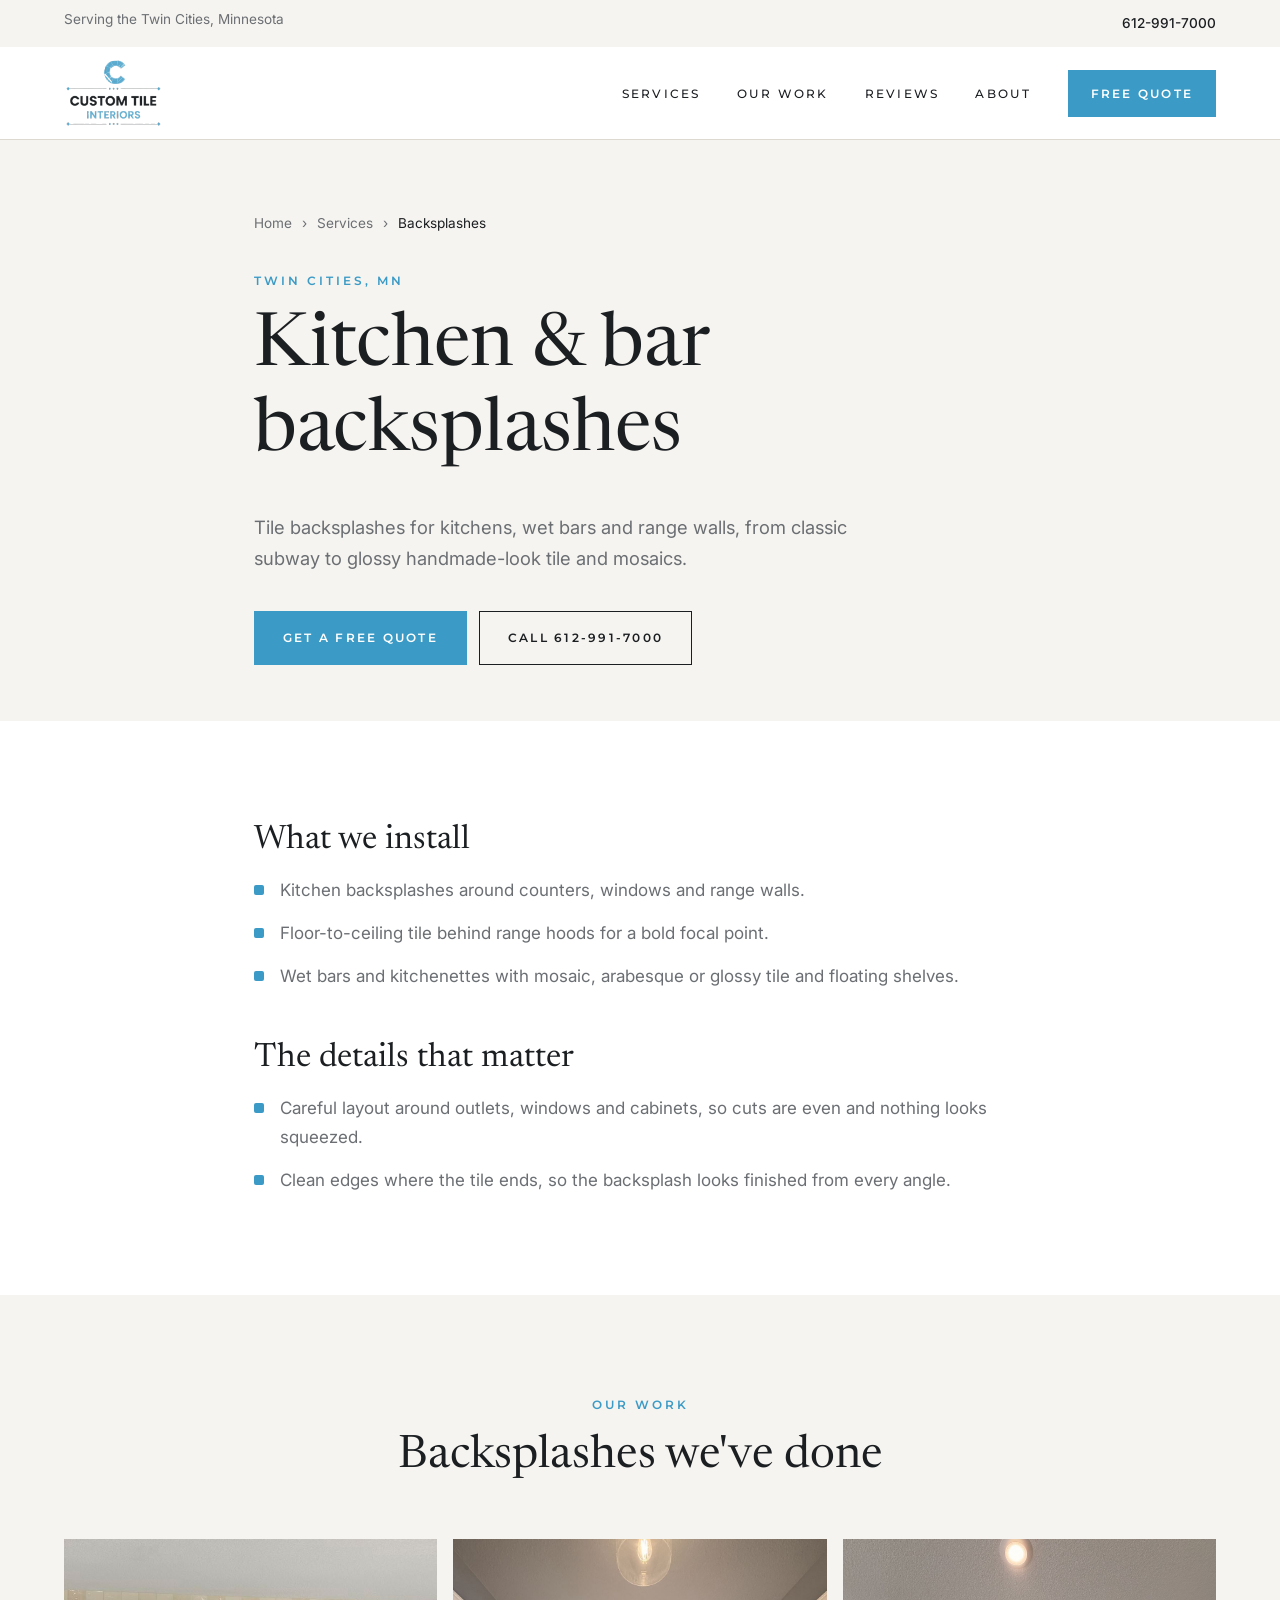
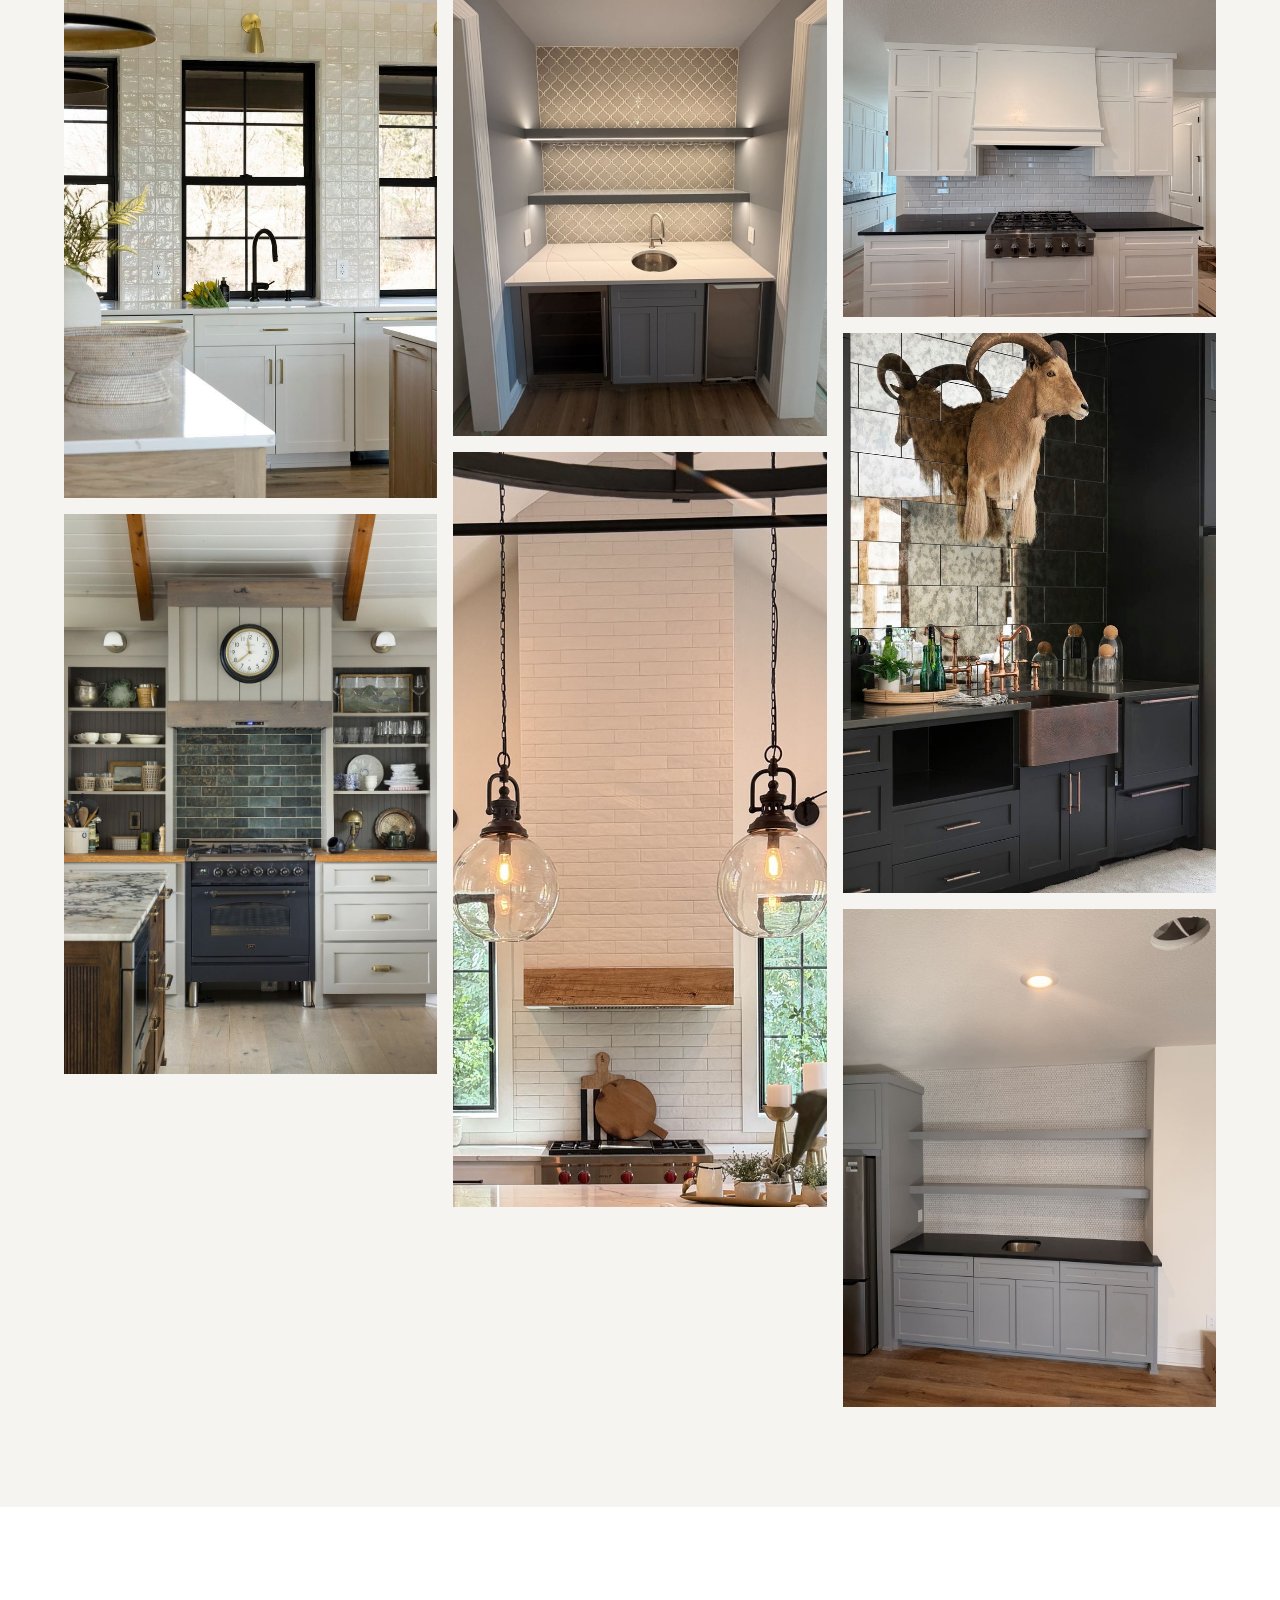
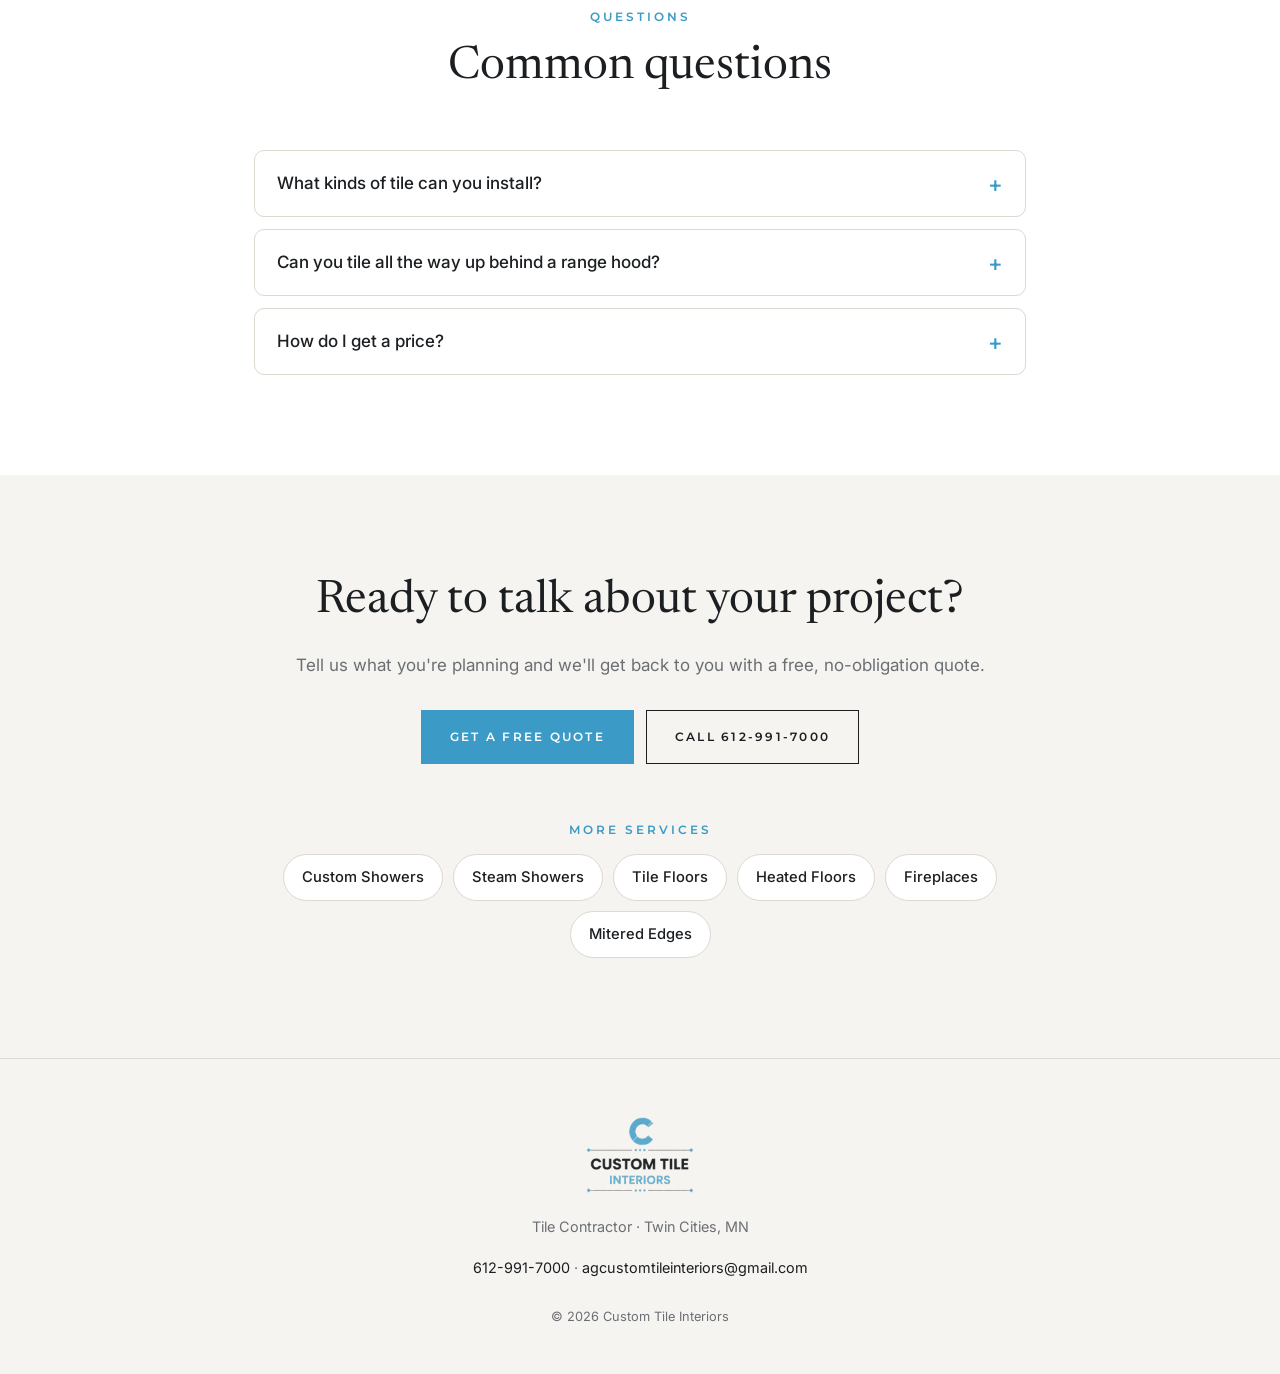
<file: services/backsplashes/index.html>
<!doctype html>
<html lang="en">
<head>
  <meta charset="utf-8">
  <meta name="viewport" content="width=device-width, initial-scale=1">
  <link rel="canonical" href="https://customtileinteriorsmn.com/services/backsplashes/">
  <title>Kitchen &amp; Bar Tile Backsplashes in the Twin Cities | Custom Tile Interiors</title>
  <meta name="description" content="Kitchen and bar tile backsplash installation across Minneapolis, St. Paul and the Twin Cities: subway, zellige, arabesque, mosaic and range hood tile. Free quotes: 612-991-7000.">
  <link rel="icon" href="/images/favicon.png" type="image/png">
  <link rel="apple-touch-icon" href="/images/apple-touch-icon.png">
  <meta name="theme-color" content="#ffffff">
  <meta property="og:type" content="website">
  <meta property="og:title" content="Kitchen &amp; Bar Tile Backsplashes in the Twin Cities | Custom Tile Interiors">
  <meta property="og:description" content="Kitchen and bar tile backsplash installation across Minneapolis, St. Paul and the Twin Cities: subway, zellige, arabesque, mosaic and range hood tile. Free quotes: 612-991-7000.">
  <meta property="og:image" content="https://customtileinteriorsmn.com/images/kitchen-backsplash.jpg">
  <meta property="og:url" content="https://customtileinteriorsmn.com/services/backsplashes/">
  <meta name="twitter:card" content="summary_large_image">
  <link rel="preconnect" href="https://fonts.googleapis.com">
  <link rel="preconnect" href="https://fonts.gstatic.com" crossorigin>
  <link href="https://fonts.googleapis.com/css2?family=Newsreader:ital,opsz,wght@0,6..72,400;0,6..72,500;1,6..72,400&family=Montserrat:wght@500;600&family=Inter:wght@400;500&display=swap" rel="stylesheet">
  <link rel="stylesheet" href="/styles.css?v=37">
  <!-- Business and page details for Google (not shown on the page) -->
  <script type="application/ld+json">
[
  {
    "@context": "https://schema.org",
    "@type": "Service",
    "name": "Tile Backsplashes",
    "serviceType": "Tile Backsplashes",
    "description": "Kitchen and bar tile backsplash installation across Minneapolis, St. Paul and the Twin Cities: subway, zellige, arabesque, mosaic and range hood tile. Free quotes: 612-991-7000.",
    "url": "https://customtileinteriorsmn.com/services/backsplashes/",
    "provider": {
      "@type": "HomeAndConstructionBusiness",
      "@id": "https://customtileinteriorsmn.com/#business",
      "name": "Custom Tile Interiors",
      "telephone": "+1-612-991-7000",
      "url": "https://customtileinteriorsmn.com/"
    },
    "areaServed": {
      "@type": "Place",
      "name": "Twin Cities metro, Minnesota"
    },
    "image": "https://customtileinteriorsmn.com/images/kitchen-backsplash.jpg"
  },
  {
    "@context": "https://schema.org",
    "@type": "BreadcrumbList",
    "itemListElement": [
      {
        "@type": "ListItem",
        "position": 1,
        "name": "Home",
        "item": "https://customtileinteriorsmn.com/"
      },
      {
        "@type": "ListItem",
        "position": 2,
        "name": "Services",
        "item": "https://customtileinteriorsmn.com/#services"
      },
      {
        "@type": "ListItem",
        "position": 3,
        "name": "Backsplashes",
        "item": "https://customtileinteriorsmn.com/services/backsplashes/"
      }
    ]
  },
  {
    "@context": "https://schema.org",
    "@type": "FAQPage",
    "mainEntity": [
      {
        "@type": "Question",
        "name": "What kinds of tile can you install?",
        "acceptedAnswer": {
          "@type": "Answer",
          "text": "Subway, handmade-look and zellige-style tile, arabesque, mosaic, brick-style and more."
        }
      },
      {
        "@type": "Question",
        "name": "Can you tile all the way up behind a range hood?",
        "acceptedAnswer": {
          "@type": "Answer",
          "text": "Yes. A full-height tiled range wall is a great way to make the kitchen stand out."
        }
      },
      {
        "@type": "Question",
        "name": "How do I get a price?",
        "acceptedAnswer": {
          "@type": "Answer",
          "text": "Use the free quote form or call 612-991-7000 with your kitchen size and the tile you're considering."
        }
      }
    ]
  }
]
  </script>
</head>
<body class="svc-page">
  <!-- This page is made by build_service_pages.py. Edit tools/build_service_pages.py, not this file. -->

  <div class="top-bar">
    <div class="container top-bar-inner">
      <span>Serving the Twin Cities, Minnesota</span>
      <a href="tel:+16129917000">612-991-7000</a>
    </div>
  </div>

  <header class="site-header">
    <div class="container header-inner">
      <a href="/" class="brand" aria-label="Custom Tile Interiors home">
        <img src="/images/logo-light-text.png" alt="Custom Tile Interiors logo" width="336" height="238">
        <span class="brand-c" aria-hidden="true"><i style="clip-path: polygon(58.0% 42.0%, 74.4% 41.0%, 74.4% 52.6%); --tx: 2%; --ty: 184%; --r: 19deg; animation-delay: 106ms"></i><i style="clip-path: polygon(77.6% 40.8%, 94.5% 39.8%, 94.5% 65.7%, 77.6% 54.7%); --tx: 4%; --ty: 185%; --r: -14deg; animation-delay: 100ms"></i><i style="clip-path: polygon(96.7% 39.6%, 110.5% 38.8%, 110.5% 76.1%, 96.7% 67.1%); --tx: 8%; --ty: 198%; --r: -18deg; animation-delay: 83ms"></i><i style="clip-path: polygon(58.0% 42.0%, 75.1% 53.1%, 60.9% 65.6%); --tx: -3%; --ty: 199%; --r: 9deg; animation-delay: 75ms"></i><i style="clip-path: polygon(75.3% 53.3%, 94.6% 65.8%, 64.2% 92.5%, 60.9% 65.9%); --tx: 9%; --ty: 208%; --r: 7deg; animation-delay: 73ms"></i><i style="clip-path: polygon(94.4% 65.7%, 110.5% 76.1%, 66.9% 114.5%, 64.2% 92.3%); --tx: -0%; --ty: 151%; --r: 1deg; animation-delay: 22ms"></i><i style="clip-path: polygon(58.0% 42.0%, 60.9% 65.9%, 48.6% 65.9%); --tx: -3%; --ty: 165%; --r: -21deg; animation-delay: 85ms"></i><i style="clip-path: polygon(60.4% 61.6%, 63.8% 89.6%, 39.3% 89.6%, 50.3% 61.6%); --tx: -0%; --ty: 201%; --r: 1deg; animation-delay: 64ms"></i><i style="clip-path: polygon(63.6% 88.0%, 66.9% 114.5%, 29.5% 114.5%, 39.9% 88.0%); --tx: -0%; --ty: 190%; --r: -2deg; animation-delay: 9ms"></i><i style="clip-path: polygon(58.0% 42.0%, 49.2% 64.5%, 35.5% 49.9%); --tx: 6%; --ty: 210%; --r: 15deg; animation-delay: 104ms"></i><i style="clip-path: polygon(49.4% 63.8%, 39.1% 90.0%, 10.0% 58.8%, 36.2% 49.6%); --tx: -4%; --ty: 164%; --r: -9deg; animation-delay: 57ms"></i><i style="clip-path: polygon(37.1% 95.2%, 29.5% 114.5%, -14.5% 67.4%, 4.8% 60.6%); --tx: -1%; --ty: 174%; --r: 15deg; animation-delay: 40ms"></i><i style="clip-path: polygon(58.0% 42.0%, 33.5% 50.6%, 33.5% 34.4%); --tx: 4%; --ty: 201%; --r: -22deg; animation-delay: 100ms"></i><i style="clip-path: polygon(31.4% 51.3%, 10.0% 58.8%, 10.0% 27.0%, 31.4% 33.7%); --tx: 1%; --ty: 178%; --r: 21deg; animation-delay: 107ms"></i><i style="clip-path: polygon(12.5% 57.9%, -14.5% 67.4%, -14.5% 19.4%, 12.5% 27.8%); --tx: -11%; --ty: 188%; --r: 12deg; animation-delay: 101ms"></i><i style="clip-path: polygon(58.0% 42.0%, 31.2% 33.6%, 42.4% 22.6%); --tx: -6%; --ty: 170%; --r: 20deg; animation-delay: 137ms"></i><i style="clip-path: polygon(31.5% 33.7%, 5.9% 25.8%, 27.6% 4.3%, 42.5% 22.8%); --tx: -7%; --ty: 165%; --r: -18deg; animation-delay: 127ms"></i><i style="clip-path: polygon(7.1% 26.1%, -14.5% 19.4%, 15.7% -10.5%, 28.3% 5.1%); --tx: -1%; --ty: 161%; --r: 3deg; animation-delay: 161ms"></i><i style="clip-path: polygon(58.0% 42.0%, 45.8% 26.9%, 60.7% 26.9%); --tx: -3%; --ty: 194%; --r: -16deg; animation-delay: 134ms"></i><i style="clip-path: polygon(45.6% 26.6%, 31.1% 8.5%, 64.0% 8.5%, 60.8% 26.6%); --tx: -5%; --ty: 175%; --r: -13deg; animation-delay: 142ms"></i><i style="clip-path: polygon(28.3% 5.1%, 15.7% -10.5%, 67.4% -10.5%, 64.6% 5.1%); --tx: 5%; --ty: 198%; --r: -9deg; animation-delay: 199ms"></i><i style="clip-path: polygon(58.0% 42.0%, 61.0% 25.5%, 72.2% 25.5%); --tx: -2%; --ty: 174%; --r: 16deg; animation-delay: 136ms"></i><i style="clip-path: polygon(60.9% 25.8%, 64.3% 7.0%, 88.2% 7.0%, 71.9% 25.8%); --tx: -2%; --ty: 209%; --r: -13deg; animation-delay: 144ms"></i><i style="clip-path: polygon(64.3% 6.7%, 67.4% -10.5%, 103.2% -10.5%, 88.4% 6.7%); --tx: 7%; --ty: 170%; --r: -9deg; animation-delay: 165ms"></i><i style="clip-path: polygon(58.0% 42.0%, 72.7% 25.0%, 75.0% 41.0%); --tx: -3%; --ty: 185%; --r: -11deg; animation-delay: 126ms"></i><i style="clip-path: polygon(73.1% 24.5%, 86.9% 8.5%, 91.5% 39.9%, 75.5% 40.9%); --tx: 2%; --ty: 177%; --r: 20deg; animation-delay: 133ms"></i><i style="clip-path: polygon(86.7% 8.7%, 103.2% -10.5%, 110.5% 38.8%, 91.3% 40.0%); --tx: 7%; --ty: 202%; --r: -14deg; animation-delay: 135ms"></i></span>
      </a>
      <nav class="nav" aria-label="Main">
        <a href="/#services">Services</a>
        <a href="/#work">Our Work</a>
        <a href="/#reviews">Reviews</a>
        <a href="/#about">About</a>
        <a href="/#quote" class="btn btn-solid">Free Quote</a>
      </nav>
    </div>
    <nav class="nav-mobile" aria-label="Main">
      <a href="/#services">Services</a>
      <a href="/#work">Our Work</a>
      <a href="/#reviews">Reviews</a>
      <a href="/#about">About</a>
    </nav>
  </header>

  <main>
    <section class="svc-hero">
      <div class="container narrow">
        <nav class="crumbs" aria-label="Breadcrumb"><a href="/">Home</a> <span>›</span> <a href="/#services">Services</a> <span>›</span> <span aria-current="page">Backsplashes</span></nav>
        <p class="label">Twin Cities, MN</p>
        <h1>Kitchen &amp; bar backsplashes</h1>
        <p class="svc-lead">Tile backsplashes for kitchens, wet bars and range walls, from classic subway to glossy handmade-look tile and mosaics.</p>
        <div class="svc-actions">
          <a href="/#quote" class="btn btn-solid">Get a Free Quote</a>
          <a href="tel:+16129917000" class="btn btn-outline">Call 612-991-7000</a>
        </div>
      </div>
    </section>

    <section class="section svc-body">
      <div class="container narrow">
        <section class="svc-block">
          <h2>What we install</h2>
          <ul class="svc-list">
            <li>Kitchen backsplashes around counters, windows and range walls.</li>
            <li>Floor-to-ceiling tile behind range hoods for a bold focal point.</li>
            <li>Wet bars and kitchenettes with mosaic, arabesque or glossy tile and floating shelves.</li>
          </ul>
        </section>
        <section class="svc-block">
          <h2>The details that matter</h2>
          <ul class="svc-list">
            <li>Careful layout around outlets, windows and cabinets, so cuts are even and nothing looks squeezed.</li>
            <li>Clean edges where the tile ends, so the backsplash looks finished from every angle.</li>
          </ul>
        </section>
      </div>
    </section>

    <section class="section section-stone">
      <div class="container">
        <div class="section-head">
          <p class="label">Our work</p>
          <h2>Backsplashes we've done</h2>
        </div>
        <div class="gallery">
          <figure><img src="/images/kitchen-backsplash.jpg" width="736" height="1103" alt="Tile Backsplashes by Custom Tile Interiors" loading="lazy"></figure>
          <figure><img src="/images/kitchen-green-backsplash.jpg" width="934" height="1400" alt="Tile Backsplashes by Custom Tile Interiors" loading="lazy"></figure>
          <figure><img src="/images/bar-arabesque-backsplash.jpg" width="1050" height="1400" alt="Tile Backsplashes by Custom Tile Interiors" loading="lazy"></figure>
          <figure><img src="/images/kitchen-tile-range-hood.jpg" width="693" height="1400" alt="Tile Backsplashes by Custom Tile Interiors" loading="lazy"></figure>
          <figure><img src="/images/kitchen-subway-backsplash.jpg" width="1382" height="1400" alt="Tile Backsplashes by Custom Tile Interiors" loading="lazy"></figure>
          <figure><img src="/images/basement-bar.jpg" width="736" height="1104" alt="Tile Backsplashes by Custom Tile Interiors" loading="lazy"></figure>
          <figure><img src="/images/mosaic-wall-shelves.jpg" width="1050" height="1400" alt="Tile Backsplashes by Custom Tile Interiors" loading="lazy"></figure>
        </div>
      </div>
    </section>

    <section class="section">
      <div class="container narrow">
        <div class="section-head">
          <p class="label">Questions</p>
          <h2>Common questions</h2>
        </div>
        <div class="faq">
          <details class="faq-item">
            <summary>What kinds of tile can you install?</summary>
            <p>Subway, handmade-look and zellige-style tile, arabesque, mosaic, brick-style and more.</p>
          </details>
          <details class="faq-item">
            <summary>Can you tile all the way up behind a range hood?</summary>
            <p>Yes. A full-height tiled range wall is a great way to make the kitchen stand out.</p>
          </details>
          <details class="faq-item">
            <summary>How do I get a price?</summary>
            <p>Use the free quote form or call 612-991-7000 with your kitchen size and the tile you&#x27;re considering.</p>
          </details>
        </div>
      </div>
    </section>

    <section class="section section-stone svc-cta">
      <div class="container narrow">
        <h2>Ready to talk about your project?</h2>
        <p>Tell us what you're planning and we'll get back to you with a free, no-obligation quote.</p>
        <div class="svc-actions">
          <a href="/#quote" class="btn btn-solid">Get a Free Quote</a>
          <a href="tel:+16129917000" class="btn btn-outline">Call 612-991-7000</a>
        </div>
        <p class="label svc-more-label">More services</p>
        <div class="svc-more">
          <a href="/services/custom-showers/">Custom Showers</a>
          <a href="/services/steam-showers/">Steam Showers</a>
          <a href="/services/tile-floors/">Tile Floors</a>
          <a href="/services/heated-floors/">Heated Floors</a>
          <a href="/services/fireplaces/">Fireplaces</a>
          <a href="/services/mitered-edges/">Mitered Edges</a>
        </div>
      </div>
    </section>
  </main>

  <footer class="site-footer">
    <div class="container footer-inner">
      <img src="/images/logo-light.png" alt="Custom Tile Interiors" class="footer-logo" width="336" height="238">
      <p>Tile Contractor · Twin Cities, MN</p>
      <p><a href="tel:+16129917000">612-991-7000</a> · <a href="mailto:agcustomtileinteriors@gmail.com">agcustomtileinteriors@gmail.com</a></p>
      <p class="copyright">© <span id="year">2026</span> Custom Tile Interiors</p>
    </div>
  </footer>

  <a href="tel:+16129917000" class="mobile-call">Call for a Free Quote</a>

  <script src="/script.js?v=38"></script>
</body>
</html>
</file>
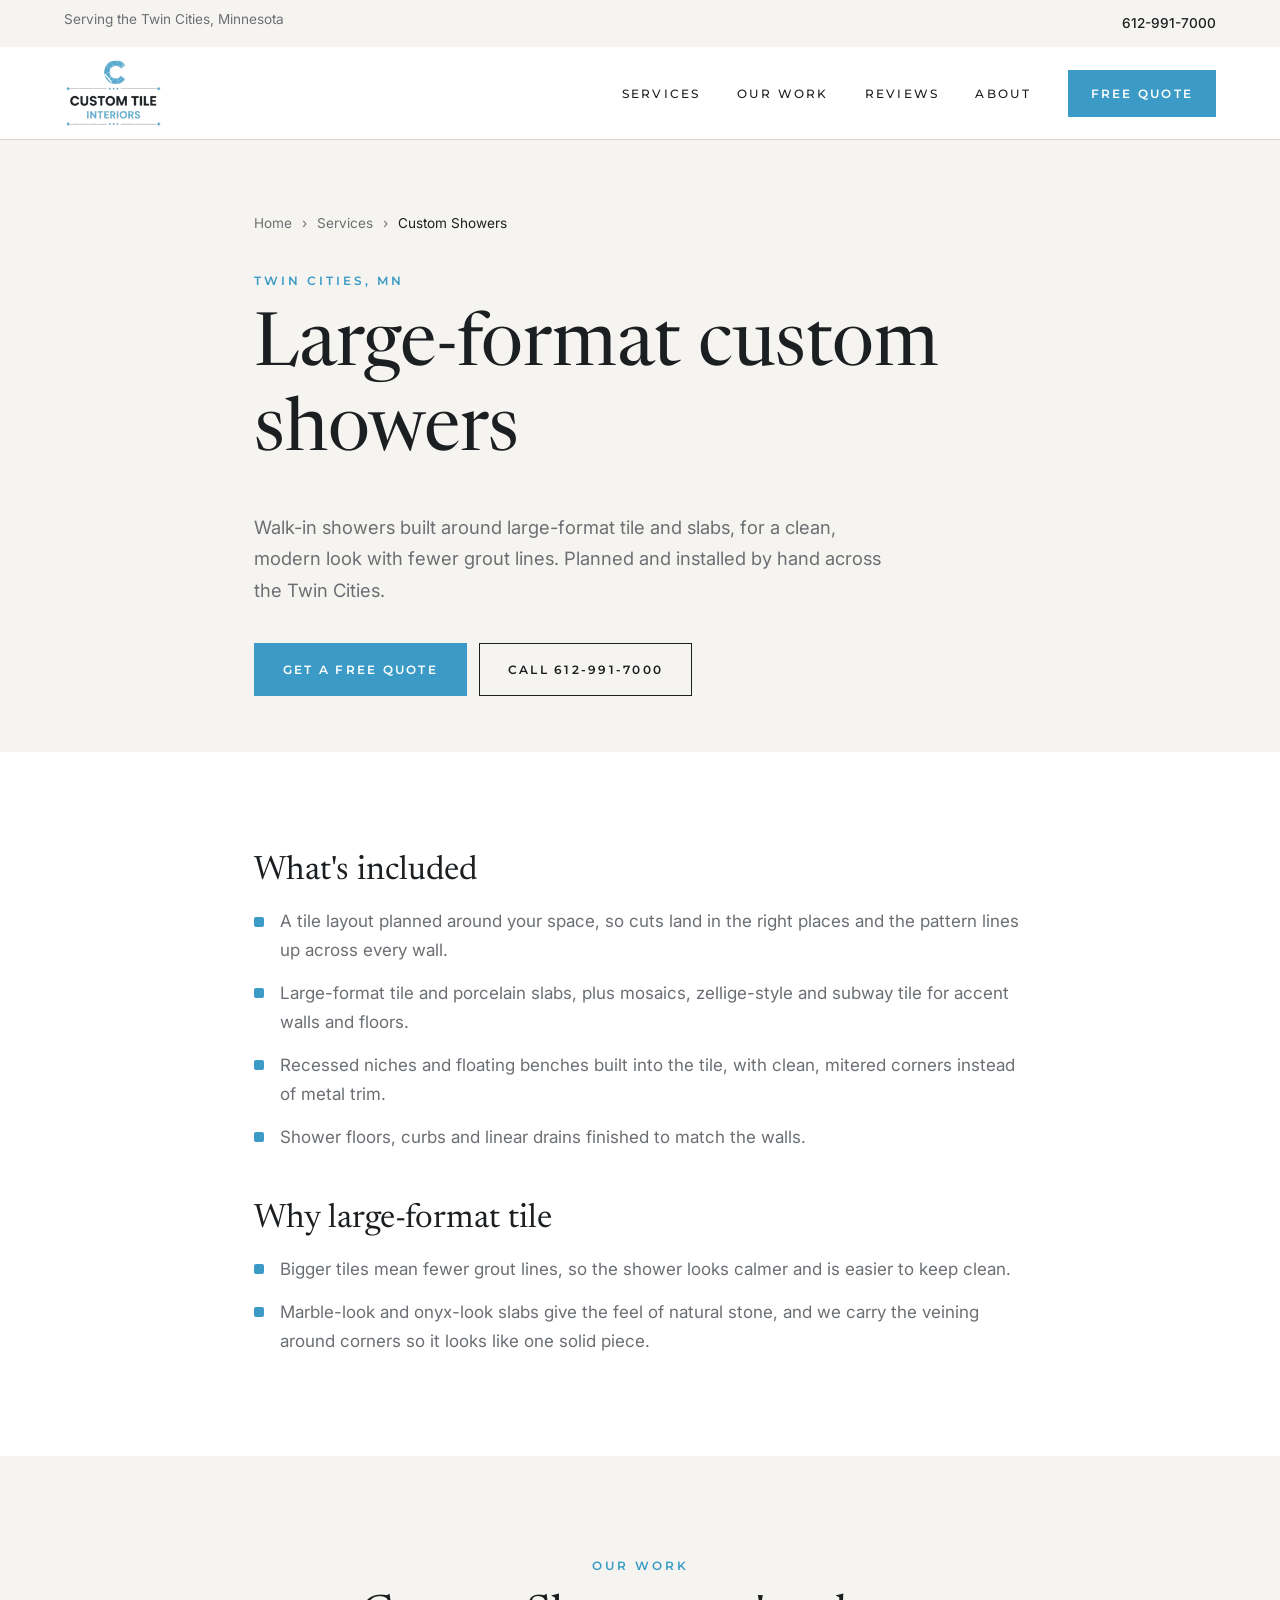
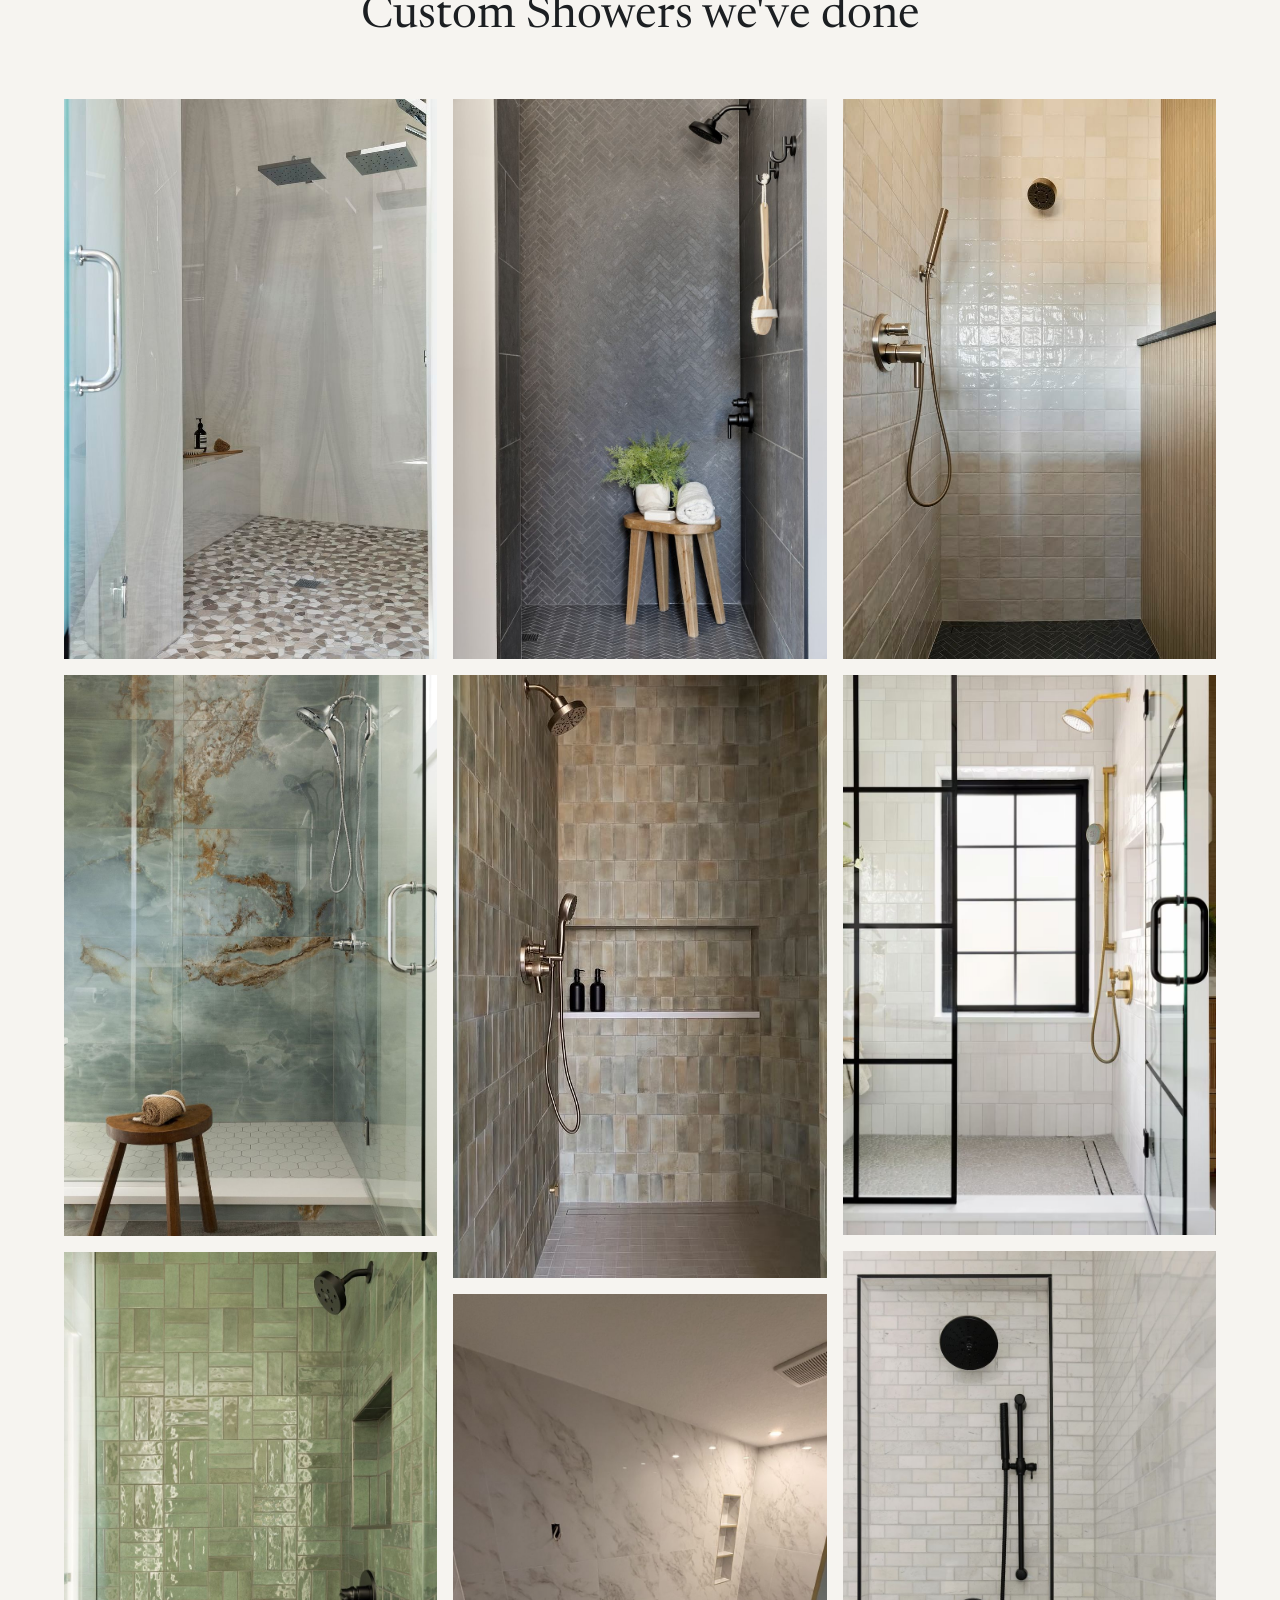
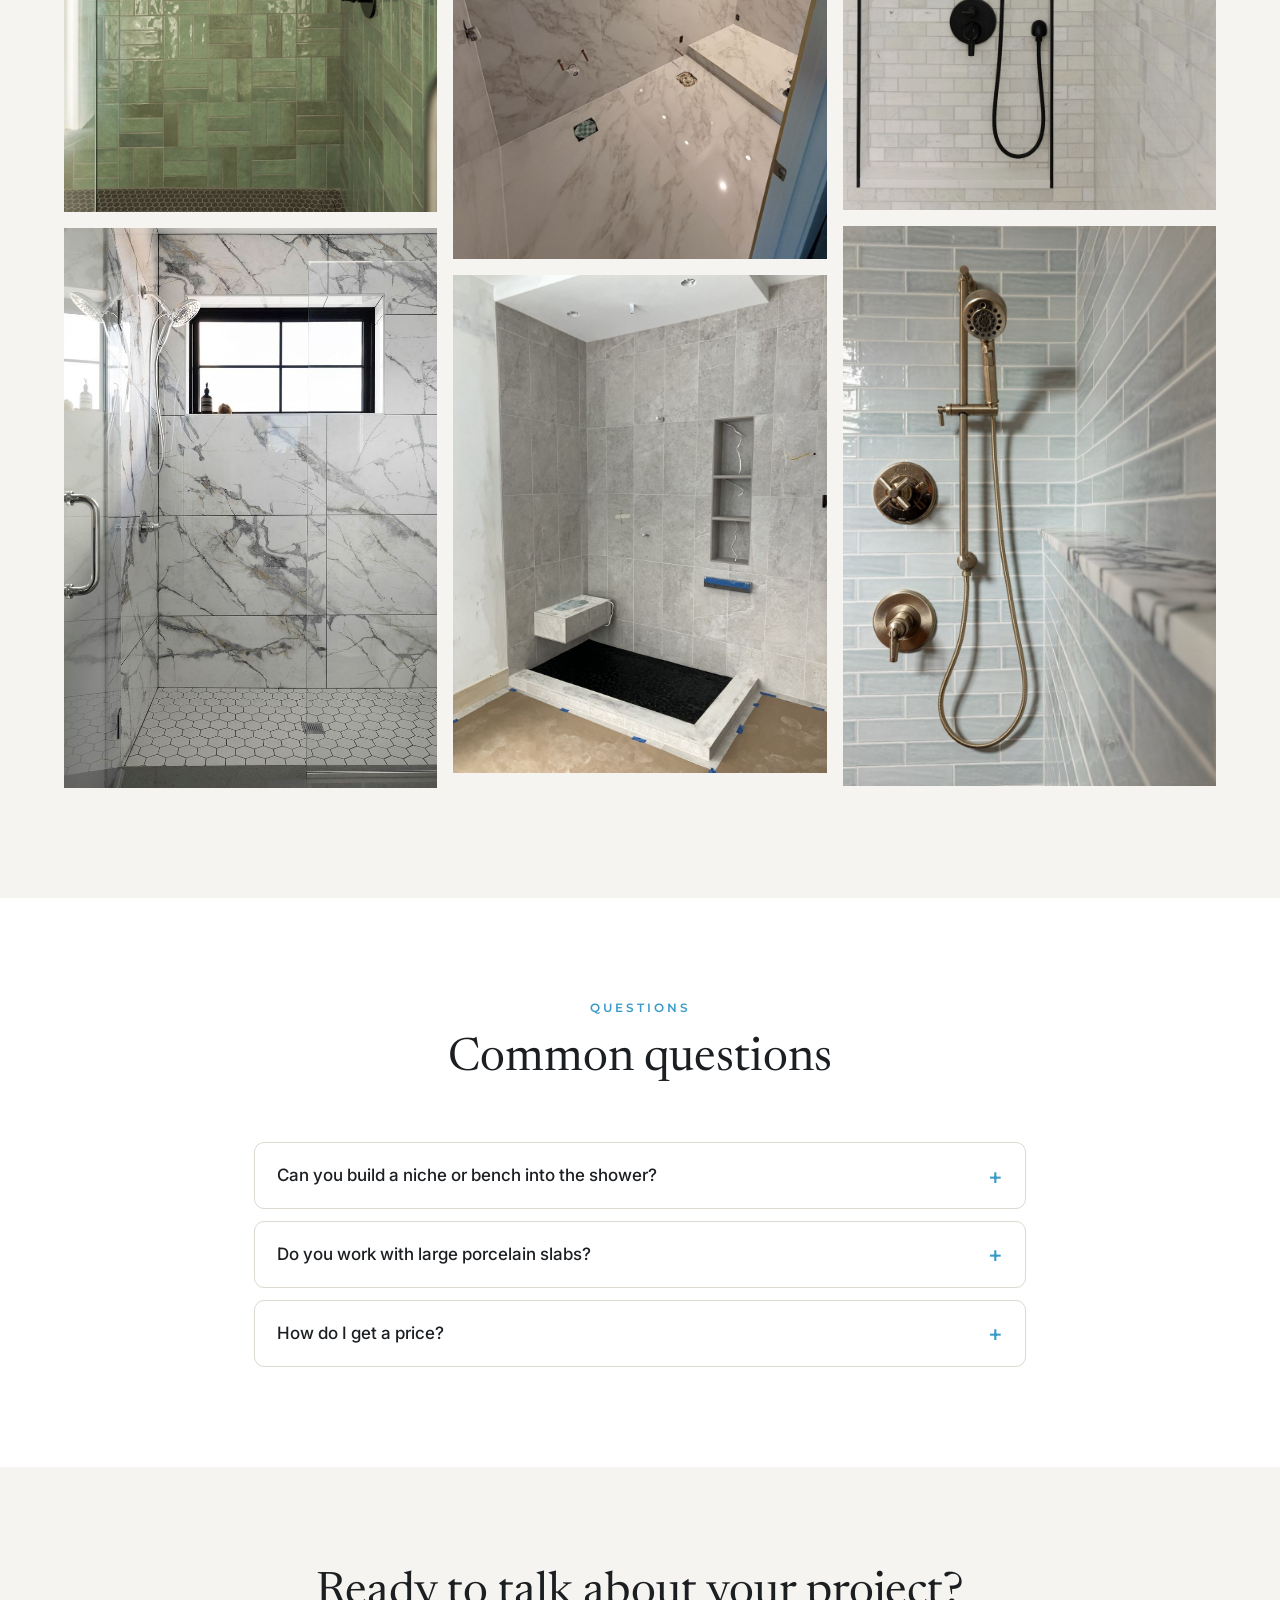
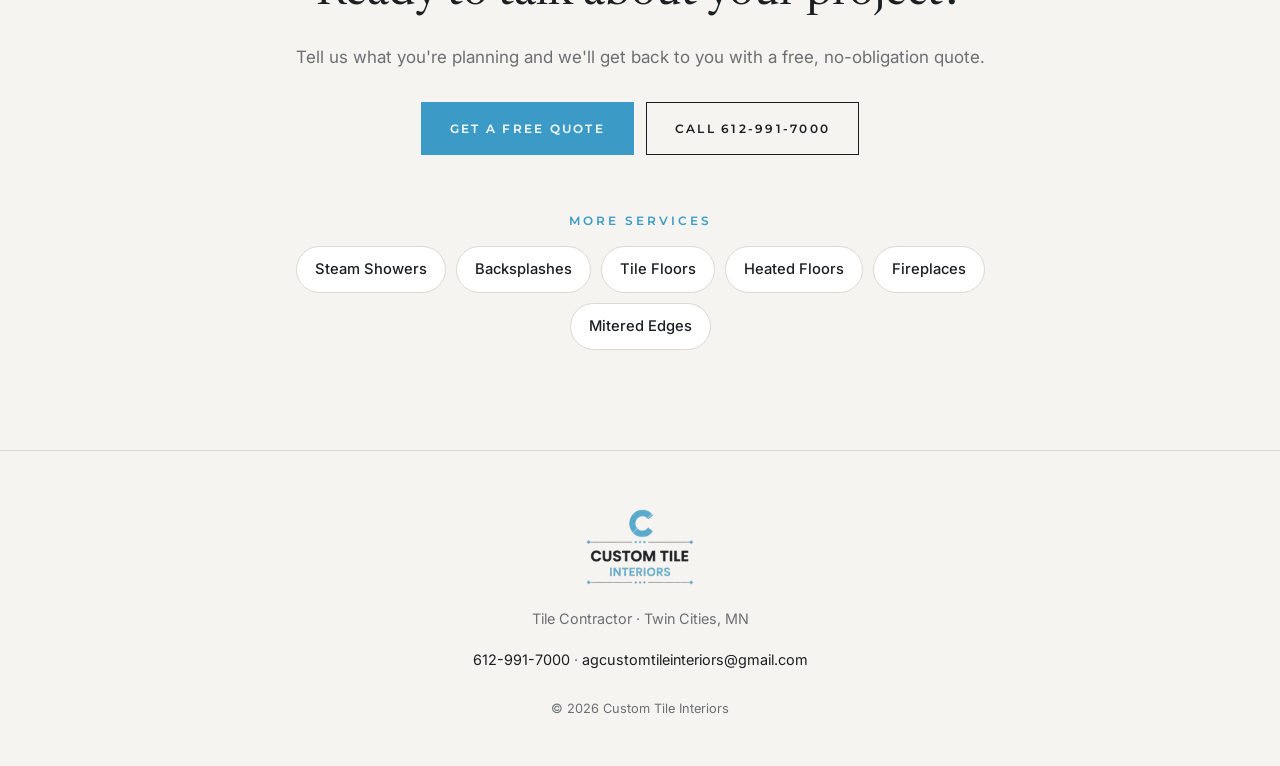
<file: services/custom-showers/index.html>
<!doctype html>
<html lang="en">
<head>
  <meta charset="utf-8">
  <meta name="viewport" content="width=device-width, initial-scale=1">
  <link rel="canonical" href="https://customtileinteriorsmn.com/services/custom-showers/">
  <title>Custom Tile Showers in the Twin Cities | Custom Tile Interiors</title>
  <meta name="description" content="Large-format custom tile showers across Minneapolis, St. Paul and the Twin Cities: walk-in showers, niches, benches and mitered edges. Free quotes: 612-991-7000.">
  <link rel="icon" href="/images/favicon.png" type="image/png">
  <link rel="apple-touch-icon" href="/images/apple-touch-icon.png">
  <meta name="theme-color" content="#ffffff">
  <meta property="og:type" content="website">
  <meta property="og:title" content="Custom Tile Showers in the Twin Cities | Custom Tile Interiors">
  <meta property="og:description" content="Large-format custom tile showers across Minneapolis, St. Paul and the Twin Cities: walk-in showers, niches, benches and mitered edges. Free quotes: 612-991-7000.">
  <meta property="og:image" content="https://customtileinteriorsmn.com/images/shower-porcelain-slabs.jpg">
  <meta property="og:url" content="https://customtileinteriorsmn.com/services/custom-showers/">
  <meta name="twitter:card" content="summary_large_image">
  <link rel="preconnect" href="https://fonts.googleapis.com">
  <link rel="preconnect" href="https://fonts.gstatic.com" crossorigin>
  <link href="https://fonts.googleapis.com/css2?family=Newsreader:ital,opsz,wght@0,6..72,400;0,6..72,500;1,6..72,400&family=Montserrat:wght@500;600&family=Inter:wght@400;500&display=swap" rel="stylesheet">
  <link rel="stylesheet" href="/styles.css?v=37">
  <!-- Business and page details for Google (not shown on the page) -->
  <script type="application/ld+json">
[
  {
    "@context": "https://schema.org",
    "@type": "Service",
    "name": "Large-Format Custom Showers",
    "serviceType": "Large-Format Custom Showers",
    "description": "Large-format custom tile showers across Minneapolis, St. Paul and the Twin Cities: walk-in showers, niches, benches and mitered edges. Free quotes: 612-991-7000.",
    "url": "https://customtileinteriorsmn.com/services/custom-showers/",
    "provider": {
      "@type": "HomeAndConstructionBusiness",
      "@id": "https://customtileinteriorsmn.com/#business",
      "name": "Custom Tile Interiors",
      "telephone": "+1-612-991-7000",
      "url": "https://customtileinteriorsmn.com/"
    },
    "areaServed": {
      "@type": "Place",
      "name": "Twin Cities metro, Minnesota"
    },
    "image": "https://customtileinteriorsmn.com/images/shower-porcelain-slabs.jpg"
  },
  {
    "@context": "https://schema.org",
    "@type": "BreadcrumbList",
    "itemListElement": [
      {
        "@type": "ListItem",
        "position": 1,
        "name": "Home",
        "item": "https://customtileinteriorsmn.com/"
      },
      {
        "@type": "ListItem",
        "position": 2,
        "name": "Services",
        "item": "https://customtileinteriorsmn.com/#services"
      },
      {
        "@type": "ListItem",
        "position": 3,
        "name": "Custom Showers",
        "item": "https://customtileinteriorsmn.com/services/custom-showers/"
      }
    ]
  },
  {
    "@context": "https://schema.org",
    "@type": "FAQPage",
    "mainEntity": [
      {
        "@type": "Question",
        "name": "Can you build a niche or bench into the shower?",
        "acceptedAnswer": {
          "@type": "Answer",
          "text": "Yes. Niches and floating benches are built in as part of the tile work and finished with mitered edges so they match the rest of the shower."
        }
      },
      {
        "@type": "Question",
        "name": "Do you work with large porcelain slabs?",
        "acceptedAnswer": {
          "@type": "Answer",
          "text": "Yes, from large-format tile to full porcelain slabs, including marble-look and onyx-look designs."
        }
      },
      {
        "@type": "Question",
        "name": "How do I get a price?",
        "acceptedAnswer": {
          "@type": "Answer",
          "text": "Send a few details through the free quote form or call 612-991-7000. Every shower is different, so we quote each project individually."
        }
      }
    ]
  }
]
  </script>
</head>
<body class="svc-page">
  <!-- This page is made by build_service_pages.py. Edit tools/build_service_pages.py, not this file. -->

  <div class="top-bar">
    <div class="container top-bar-inner">
      <span>Serving the Twin Cities, Minnesota</span>
      <a href="tel:+16129917000">612-991-7000</a>
    </div>
  </div>

  <header class="site-header">
    <div class="container header-inner">
      <a href="/" class="brand" aria-label="Custom Tile Interiors home">
        <img src="/images/logo-light-text.png" alt="Custom Tile Interiors logo" width="336" height="238">
        <span class="brand-c" aria-hidden="true"><i style="clip-path: polygon(58.0% 42.0%, 74.4% 41.0%, 74.4% 52.6%); --tx: 2%; --ty: 184%; --r: 19deg; animation-delay: 106ms"></i><i style="clip-path: polygon(77.6% 40.8%, 94.5% 39.8%, 94.5% 65.7%, 77.6% 54.7%); --tx: 4%; --ty: 185%; --r: -14deg; animation-delay: 100ms"></i><i style="clip-path: polygon(96.7% 39.6%, 110.5% 38.8%, 110.5% 76.1%, 96.7% 67.1%); --tx: 8%; --ty: 198%; --r: -18deg; animation-delay: 83ms"></i><i style="clip-path: polygon(58.0% 42.0%, 75.1% 53.1%, 60.9% 65.6%); --tx: -3%; --ty: 199%; --r: 9deg; animation-delay: 75ms"></i><i style="clip-path: polygon(75.3% 53.3%, 94.6% 65.8%, 64.2% 92.5%, 60.9% 65.9%); --tx: 9%; --ty: 208%; --r: 7deg; animation-delay: 73ms"></i><i style="clip-path: polygon(94.4% 65.7%, 110.5% 76.1%, 66.9% 114.5%, 64.2% 92.3%); --tx: -0%; --ty: 151%; --r: 1deg; animation-delay: 22ms"></i><i style="clip-path: polygon(58.0% 42.0%, 60.9% 65.9%, 48.6% 65.9%); --tx: -3%; --ty: 165%; --r: -21deg; animation-delay: 85ms"></i><i style="clip-path: polygon(60.4% 61.6%, 63.8% 89.6%, 39.3% 89.6%, 50.3% 61.6%); --tx: -0%; --ty: 201%; --r: 1deg; animation-delay: 64ms"></i><i style="clip-path: polygon(63.6% 88.0%, 66.9% 114.5%, 29.5% 114.5%, 39.9% 88.0%); --tx: -0%; --ty: 190%; --r: -2deg; animation-delay: 9ms"></i><i style="clip-path: polygon(58.0% 42.0%, 49.2% 64.5%, 35.5% 49.9%); --tx: 6%; --ty: 210%; --r: 15deg; animation-delay: 104ms"></i><i style="clip-path: polygon(49.4% 63.8%, 39.1% 90.0%, 10.0% 58.8%, 36.2% 49.6%); --tx: -4%; --ty: 164%; --r: -9deg; animation-delay: 57ms"></i><i style="clip-path: polygon(37.1% 95.2%, 29.5% 114.5%, -14.5% 67.4%, 4.8% 60.6%); --tx: -1%; --ty: 174%; --r: 15deg; animation-delay: 40ms"></i><i style="clip-path: polygon(58.0% 42.0%, 33.5% 50.6%, 33.5% 34.4%); --tx: 4%; --ty: 201%; --r: -22deg; animation-delay: 100ms"></i><i style="clip-path: polygon(31.4% 51.3%, 10.0% 58.8%, 10.0% 27.0%, 31.4% 33.7%); --tx: 1%; --ty: 178%; --r: 21deg; animation-delay: 107ms"></i><i style="clip-path: polygon(12.5% 57.9%, -14.5% 67.4%, -14.5% 19.4%, 12.5% 27.8%); --tx: -11%; --ty: 188%; --r: 12deg; animation-delay: 101ms"></i><i style="clip-path: polygon(58.0% 42.0%, 31.2% 33.6%, 42.4% 22.6%); --tx: -6%; --ty: 170%; --r: 20deg; animation-delay: 137ms"></i><i style="clip-path: polygon(31.5% 33.7%, 5.9% 25.8%, 27.6% 4.3%, 42.5% 22.8%); --tx: -7%; --ty: 165%; --r: -18deg; animation-delay: 127ms"></i><i style="clip-path: polygon(7.1% 26.1%, -14.5% 19.4%, 15.7% -10.5%, 28.3% 5.1%); --tx: -1%; --ty: 161%; --r: 3deg; animation-delay: 161ms"></i><i style="clip-path: polygon(58.0% 42.0%, 45.8% 26.9%, 60.7% 26.9%); --tx: -3%; --ty: 194%; --r: -16deg; animation-delay: 134ms"></i><i style="clip-path: polygon(45.6% 26.6%, 31.1% 8.5%, 64.0% 8.5%, 60.8% 26.6%); --tx: -5%; --ty: 175%; --r: -13deg; animation-delay: 142ms"></i><i style="clip-path: polygon(28.3% 5.1%, 15.7% -10.5%, 67.4% -10.5%, 64.6% 5.1%); --tx: 5%; --ty: 198%; --r: -9deg; animation-delay: 199ms"></i><i style="clip-path: polygon(58.0% 42.0%, 61.0% 25.5%, 72.2% 25.5%); --tx: -2%; --ty: 174%; --r: 16deg; animation-delay: 136ms"></i><i style="clip-path: polygon(60.9% 25.8%, 64.3% 7.0%, 88.2% 7.0%, 71.9% 25.8%); --tx: -2%; --ty: 209%; --r: -13deg; animation-delay: 144ms"></i><i style="clip-path: polygon(64.3% 6.7%, 67.4% -10.5%, 103.2% -10.5%, 88.4% 6.7%); --tx: 7%; --ty: 170%; --r: -9deg; animation-delay: 165ms"></i><i style="clip-path: polygon(58.0% 42.0%, 72.7% 25.0%, 75.0% 41.0%); --tx: -3%; --ty: 185%; --r: -11deg; animation-delay: 126ms"></i><i style="clip-path: polygon(73.1% 24.5%, 86.9% 8.5%, 91.5% 39.9%, 75.5% 40.9%); --tx: 2%; --ty: 177%; --r: 20deg; animation-delay: 133ms"></i><i style="clip-path: polygon(86.7% 8.7%, 103.2% -10.5%, 110.5% 38.8%, 91.3% 40.0%); --tx: 7%; --ty: 202%; --r: -14deg; animation-delay: 135ms"></i></span>
      </a>
      <nav class="nav" aria-label="Main">
        <a href="/#services">Services</a>
        <a href="/#work">Our Work</a>
        <a href="/#reviews">Reviews</a>
        <a href="/#about">About</a>
        <a href="/#quote" class="btn btn-solid">Free Quote</a>
      </nav>
    </div>
    <nav class="nav-mobile" aria-label="Main">
      <a href="/#services">Services</a>
      <a href="/#work">Our Work</a>
      <a href="/#reviews">Reviews</a>
      <a href="/#about">About</a>
    </nav>
  </header>

  <main>
    <section class="svc-hero">
      <div class="container narrow">
        <nav class="crumbs" aria-label="Breadcrumb"><a href="/">Home</a> <span>›</span> <a href="/#services">Services</a> <span>›</span> <span aria-current="page">Custom Showers</span></nav>
        <p class="label">Twin Cities, MN</p>
        <h1>Large-format custom showers</h1>
        <p class="svc-lead">Walk-in showers built around large-format tile and slabs, for a clean, modern look with fewer grout lines. Planned and installed by hand across the Twin Cities.</p>
        <div class="svc-actions">
          <a href="/#quote" class="btn btn-solid">Get a Free Quote</a>
          <a href="tel:+16129917000" class="btn btn-outline">Call 612-991-7000</a>
        </div>
      </div>
    </section>

    <section class="section svc-body">
      <div class="container narrow">
        <section class="svc-block">
          <h2>What&#x27;s included</h2>
          <ul class="svc-list">
            <li>A tile layout planned around your space, so cuts land in the right places and the pattern lines up across every wall.</li>
            <li>Large-format tile and porcelain slabs, plus mosaics, zellige-style and subway tile for accent walls and floors.</li>
            <li>Recessed niches and floating benches built into the tile, with clean, mitered corners instead of metal trim.</li>
            <li>Shower floors, curbs and linear drains finished to match the walls.</li>
          </ul>
        </section>
        <section class="svc-block">
          <h2>Why large-format tile</h2>
          <ul class="svc-list">
            <li>Bigger tiles mean fewer grout lines, so the shower looks calmer and is easier to keep clean.</li>
            <li>Marble-look and onyx-look slabs give the feel of natural stone, and we carry the veining around corners so it looks like one solid piece.</li>
          </ul>
        </section>
      </div>
    </section>

    <section class="section section-stone">
      <div class="container">
        <div class="section-head">
          <p class="label">Our work</p>
          <h2>Custom Showers we've done</h2>
        </div>
        <div class="gallery">
          <figure><img src="/images/shower-porcelain-slabs.jpg" width="736" height="1104" alt="Large-Format Custom Showers by Custom Tile Interiors" loading="lazy"></figure>
          <figure><img src="/images/shower-onyx-slab.jpg" width="933" height="1400" alt="Large-Format Custom Showers by Custom Tile Interiors" loading="lazy"></figure>
          <figure><img src="/images/shower-green-tile.jpg" width="933" height="1400" alt="Large-Format Custom Showers by Custom Tile Interiors" loading="lazy"></figure>
          <figure><img src="/images/shower-marble-oversized.jpg" width="736" height="1104" alt="Large-Format Custom Showers by Custom Tile Interiors" loading="lazy"></figure>
          <figure><img src="/images/shower-charcoal-herringbone.jpg" width="934" height="1400" alt="Large-Format Custom Showers by Custom Tile Interiors" loading="lazy"></figure>
          <figure><img src="/images/shower-sage-vertical-tile.jpg" width="586" height="946" alt="Large-Format Custom Showers by Custom Tile Interiors" loading="lazy"></figure>
          <figure><img src="/images/shower-marble-look.jpg" width="924" height="1400" alt="Large-Format Custom Showers by Custom Tile Interiors" loading="lazy"></figure>
          <figure><img src="/images/shower-niche-floating-bench.jpg" width="1050" height="1400" alt="Large-Format Custom Showers by Custom Tile Interiors" loading="lazy"></figure>
          <figure><img src="/images/shower-zellige-cream.jpg" width="736" height="1103" alt="Large-Format Custom Showers by Custom Tile Interiors" loading="lazy"></figure>
          <figure><img src="/images/shower-white-tile-window.jpg" width="832" height="1248" alt="Large-Format Custom Showers by Custom Tile Interiors" loading="lazy"></figure>
          <figure><img src="/images/shower-marble-subway-black.jpg" width="934" height="1400" alt="Large-Format Custom Showers by Custom Tile Interiors" loading="lazy"></figure>
          <figure><img src="/images/shower-blue-subway-ledge.jpg" width="934" height="1400" alt="Large-Format Custom Showers by Custom Tile Interiors" loading="lazy"></figure>
        </div>
      </div>
    </section>

    <section class="section">
      <div class="container narrow">
        <div class="section-head">
          <p class="label">Questions</p>
          <h2>Common questions</h2>
        </div>
        <div class="faq">
          <details class="faq-item">
            <summary>Can you build a niche or bench into the shower?</summary>
            <p>Yes. Niches and floating benches are built in as part of the tile work and finished with mitered edges so they match the rest of the shower.</p>
          </details>
          <details class="faq-item">
            <summary>Do you work with large porcelain slabs?</summary>
            <p>Yes, from large-format tile to full porcelain slabs, including marble-look and onyx-look designs.</p>
          </details>
          <details class="faq-item">
            <summary>How do I get a price?</summary>
            <p>Send a few details through the free quote form or call 612-991-7000. Every shower is different, so we quote each project individually.</p>
          </details>
        </div>
      </div>
    </section>

    <section class="section section-stone svc-cta">
      <div class="container narrow">
        <h2>Ready to talk about your project?</h2>
        <p>Tell us what you're planning and we'll get back to you with a free, no-obligation quote.</p>
        <div class="svc-actions">
          <a href="/#quote" class="btn btn-solid">Get a Free Quote</a>
          <a href="tel:+16129917000" class="btn btn-outline">Call 612-991-7000</a>
        </div>
        <p class="label svc-more-label">More services</p>
        <div class="svc-more">
          <a href="/services/steam-showers/">Steam Showers</a>
          <a href="/services/backsplashes/">Backsplashes</a>
          <a href="/services/tile-floors/">Tile Floors</a>
          <a href="/services/heated-floors/">Heated Floors</a>
          <a href="/services/fireplaces/">Fireplaces</a>
          <a href="/services/mitered-edges/">Mitered Edges</a>
        </div>
      </div>
    </section>
  </main>

  <footer class="site-footer">
    <div class="container footer-inner">
      <img src="/images/logo-light.png" alt="Custom Tile Interiors" class="footer-logo" width="336" height="238">
      <p>Tile Contractor · Twin Cities, MN</p>
      <p><a href="tel:+16129917000">612-991-7000</a> · <a href="mailto:agcustomtileinteriors@gmail.com">agcustomtileinteriors@gmail.com</a></p>
      <p class="copyright">© <span id="year">2026</span> Custom Tile Interiors</p>
    </div>
  </footer>

  <a href="tel:+16129917000" class="mobile-call">Call for a Free Quote</a>

  <script src="/script.js?v=38"></script>
</body>
</html>
</file>
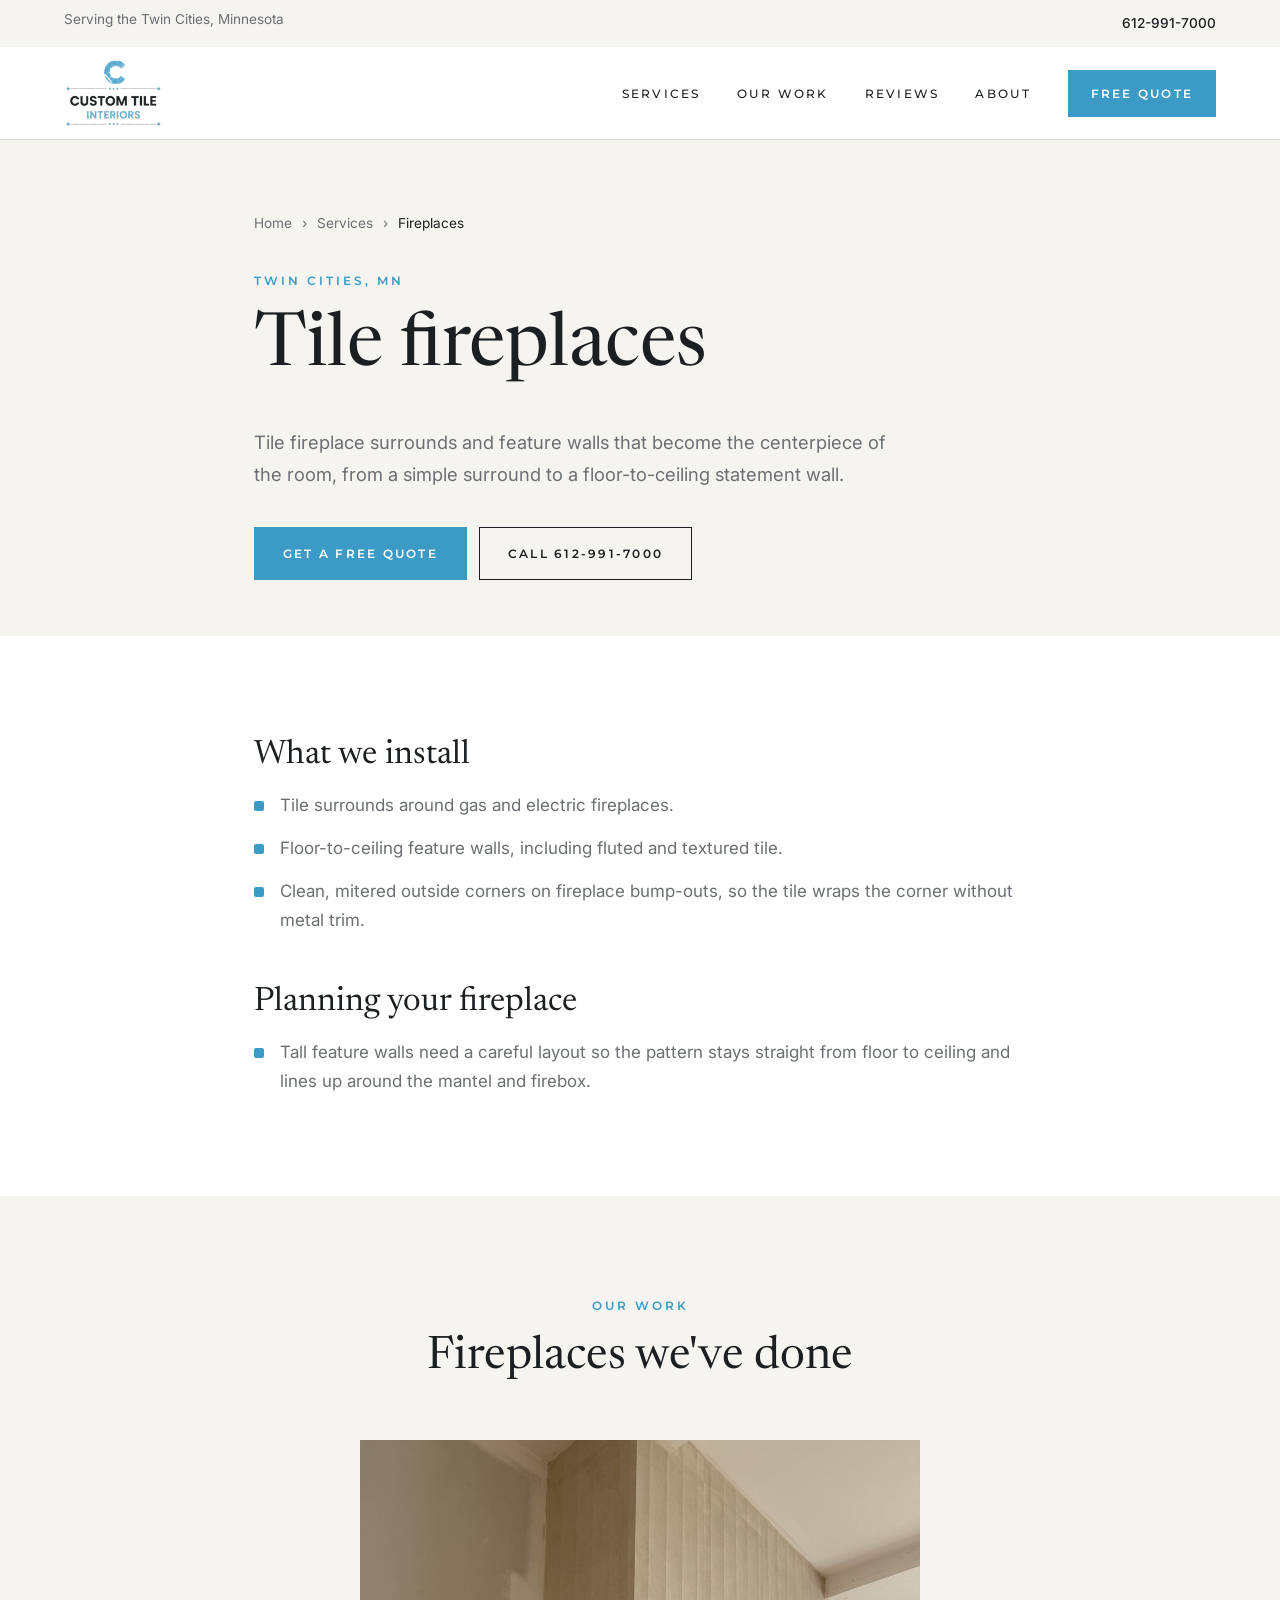
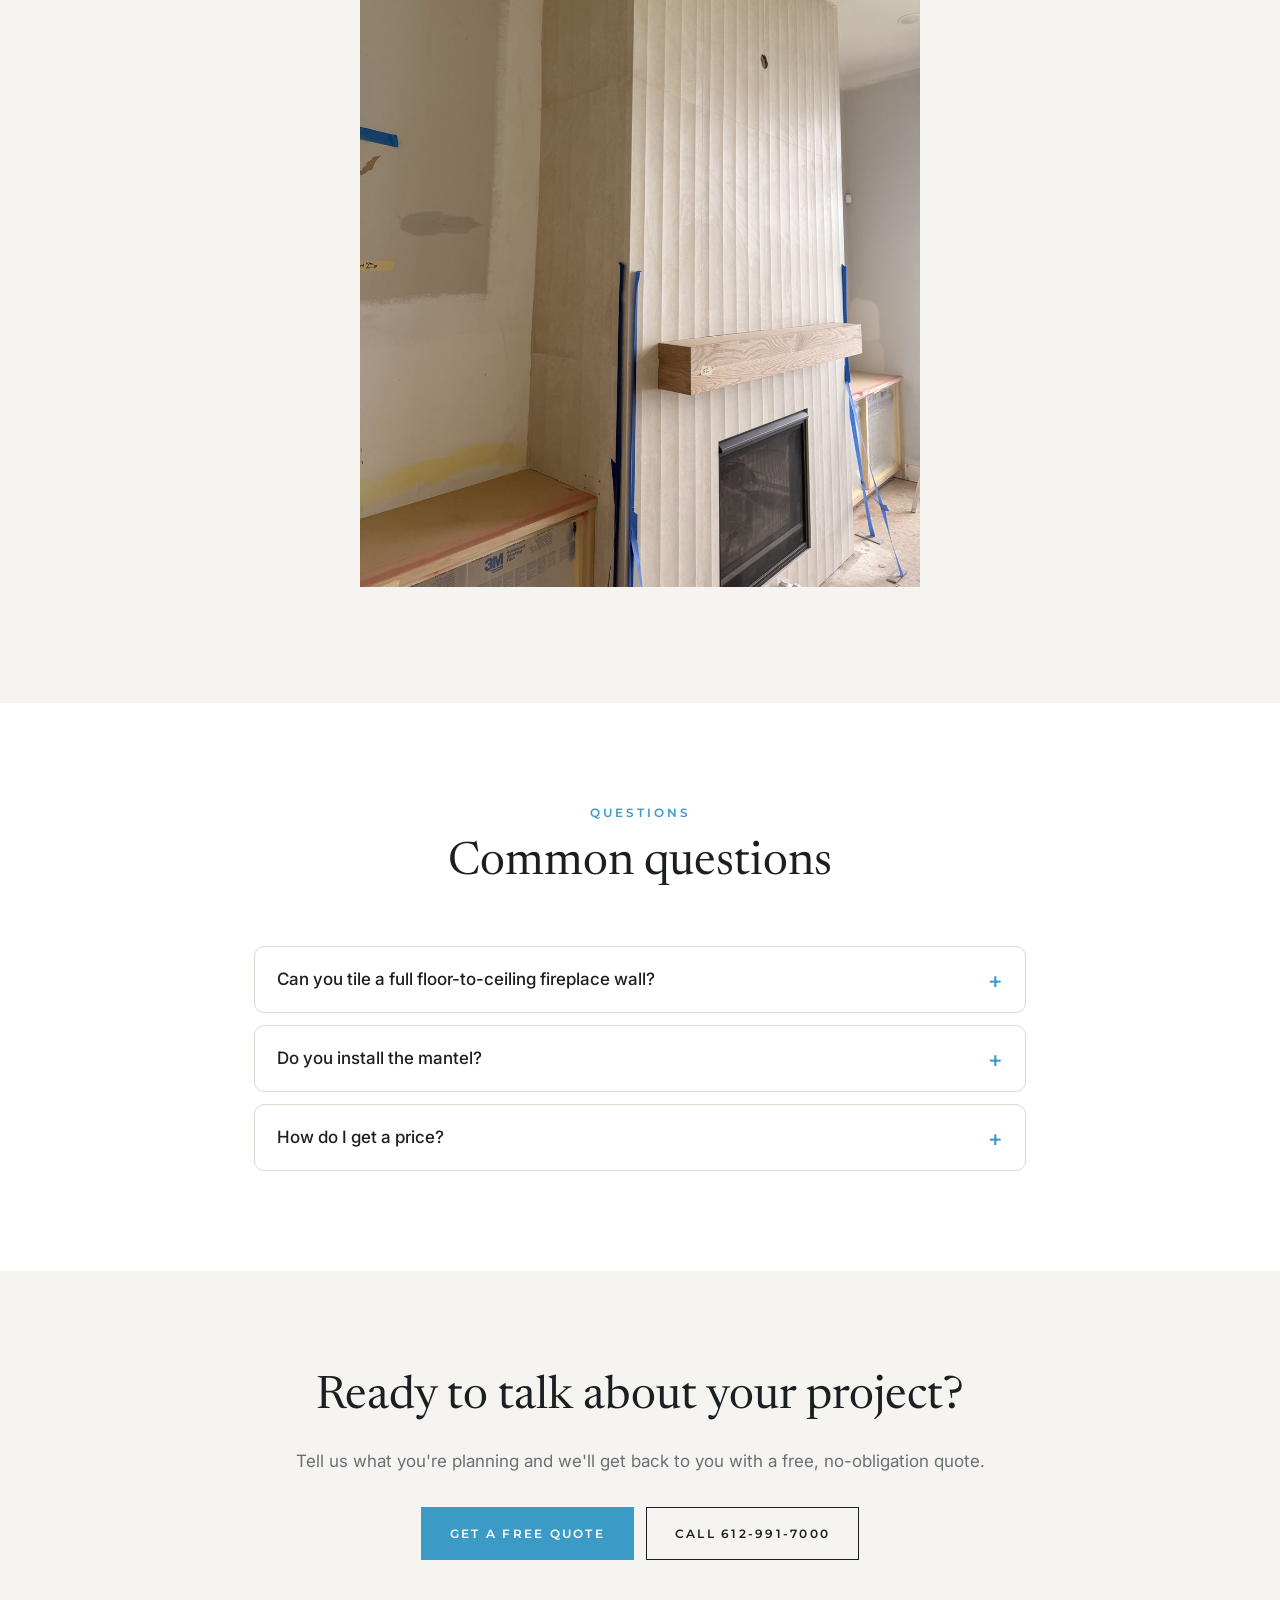
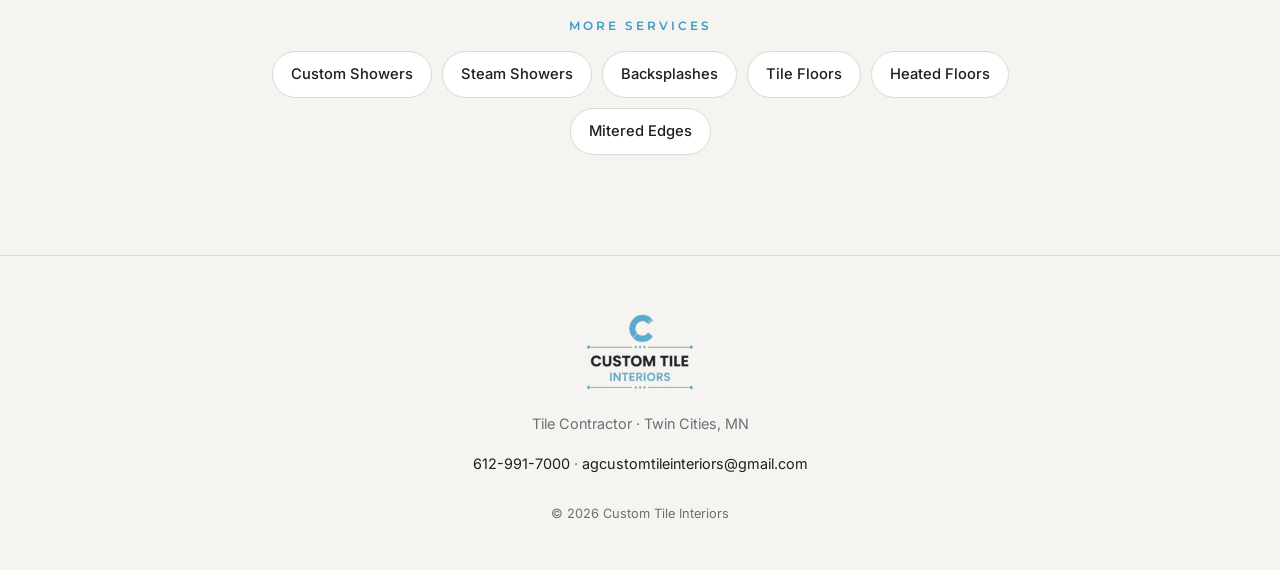
<file: services/fireplaces/index.html>
<!doctype html>
<html lang="en">
<head>
  <meta charset="utf-8">
  <meta name="viewport" content="width=device-width, initial-scale=1">
  <link rel="canonical" href="https://customtileinteriorsmn.com/services/fireplaces/">
  <title>Tile Fireplace Surrounds in the Twin Cities | Custom Tile Interiors</title>
  <meta name="description" content="Tile fireplace surrounds and floor-to-ceiling feature walls across Minneapolis, St. Paul and the Twin Cities. Free quotes: 612-991-7000.">
  <link rel="icon" href="/images/favicon.png" type="image/png">
  <link rel="apple-touch-icon" href="/images/apple-touch-icon.png">
  <meta name="theme-color" content="#ffffff">
  <meta property="og:type" content="website">
  <meta property="og:title" content="Tile Fireplace Surrounds in the Twin Cities | Custom Tile Interiors">
  <meta property="og:description" content="Tile fireplace surrounds and floor-to-ceiling feature walls across Minneapolis, St. Paul and the Twin Cities. Free quotes: 612-991-7000.">
  <meta property="og:image" content="https://customtileinteriorsmn.com/images/fireplace-fluted-tile-full.jpg">
  <meta property="og:url" content="https://customtileinteriorsmn.com/services/fireplaces/">
  <meta name="twitter:card" content="summary_large_image">
  <link rel="preconnect" href="https://fonts.googleapis.com">
  <link rel="preconnect" href="https://fonts.gstatic.com" crossorigin>
  <link href="https://fonts.googleapis.com/css2?family=Newsreader:ital,opsz,wght@0,6..72,400;0,6..72,500;1,6..72,400&family=Montserrat:wght@500;600&family=Inter:wght@400;500&display=swap" rel="stylesheet">
  <link rel="stylesheet" href="/styles.css?v=37">
  <!-- Business and page details for Google (not shown on the page) -->
  <script type="application/ld+json">
[
  {
    "@context": "https://schema.org",
    "@type": "Service",
    "name": "Tile Fireplaces",
    "serviceType": "Tile Fireplaces",
    "description": "Tile fireplace surrounds and floor-to-ceiling feature walls across Minneapolis, St. Paul and the Twin Cities. Free quotes: 612-991-7000.",
    "url": "https://customtileinteriorsmn.com/services/fireplaces/",
    "provider": {
      "@type": "HomeAndConstructionBusiness",
      "@id": "https://customtileinteriorsmn.com/#business",
      "name": "Custom Tile Interiors",
      "telephone": "+1-612-991-7000",
      "url": "https://customtileinteriorsmn.com/"
    },
    "areaServed": {
      "@type": "Place",
      "name": "Twin Cities metro, Minnesota"
    },
    "image": "https://customtileinteriorsmn.com/images/fireplace-fluted-tile-full.jpg"
  },
  {
    "@context": "https://schema.org",
    "@type": "BreadcrumbList",
    "itemListElement": [
      {
        "@type": "ListItem",
        "position": 1,
        "name": "Home",
        "item": "https://customtileinteriorsmn.com/"
      },
      {
        "@type": "ListItem",
        "position": 2,
        "name": "Services",
        "item": "https://customtileinteriorsmn.com/#services"
      },
      {
        "@type": "ListItem",
        "position": 3,
        "name": "Fireplaces",
        "item": "https://customtileinteriorsmn.com/services/fireplaces/"
      }
    ]
  },
  {
    "@context": "https://schema.org",
    "@type": "FAQPage",
    "mainEntity": [
      {
        "@type": "Question",
        "name": "Can you tile a full floor-to-ceiling fireplace wall?",
        "acceptedAnswer": {
          "@type": "Answer",
          "text": "Yes. Full-height fireplace walls are one of the most dramatic ways to use tile."
        }
      },
      {
        "@type": "Question",
        "name": "Do you install the mantel?",
        "acceptedAnswer": {
          "@type": "Answer",
          "text": "We focus on the tile work and can plan around the mantel you choose. Ask us about your project."
        }
      },
      {
        "@type": "Question",
        "name": "How do I get a price?",
        "acceptedAnswer": {
          "@type": "Answer",
          "text": "Use the free quote form or call 612-991-7000 with the size of the wall and the tile you like."
        }
      }
    ]
  }
]
  </script>
</head>
<body class="svc-page">
  <!-- This page is made by build_service_pages.py. Edit tools/build_service_pages.py, not this file. -->

  <div class="top-bar">
    <div class="container top-bar-inner">
      <span>Serving the Twin Cities, Minnesota</span>
      <a href="tel:+16129917000">612-991-7000</a>
    </div>
  </div>

  <header class="site-header">
    <div class="container header-inner">
      <a href="/" class="brand" aria-label="Custom Tile Interiors home">
        <img src="/images/logo-light-text.png" alt="Custom Tile Interiors logo" width="336" height="238">
        <span class="brand-c" aria-hidden="true"><i style="clip-path: polygon(58.0% 42.0%, 74.4% 41.0%, 74.4% 52.6%); --tx: 2%; --ty: 184%; --r: 19deg; animation-delay: 106ms"></i><i style="clip-path: polygon(77.6% 40.8%, 94.5% 39.8%, 94.5% 65.7%, 77.6% 54.7%); --tx: 4%; --ty: 185%; --r: -14deg; animation-delay: 100ms"></i><i style="clip-path: polygon(96.7% 39.6%, 110.5% 38.8%, 110.5% 76.1%, 96.7% 67.1%); --tx: 8%; --ty: 198%; --r: -18deg; animation-delay: 83ms"></i><i style="clip-path: polygon(58.0% 42.0%, 75.1% 53.1%, 60.9% 65.6%); --tx: -3%; --ty: 199%; --r: 9deg; animation-delay: 75ms"></i><i style="clip-path: polygon(75.3% 53.3%, 94.6% 65.8%, 64.2% 92.5%, 60.9% 65.9%); --tx: 9%; --ty: 208%; --r: 7deg; animation-delay: 73ms"></i><i style="clip-path: polygon(94.4% 65.7%, 110.5% 76.1%, 66.9% 114.5%, 64.2% 92.3%); --tx: -0%; --ty: 151%; --r: 1deg; animation-delay: 22ms"></i><i style="clip-path: polygon(58.0% 42.0%, 60.9% 65.9%, 48.6% 65.9%); --tx: -3%; --ty: 165%; --r: -21deg; animation-delay: 85ms"></i><i style="clip-path: polygon(60.4% 61.6%, 63.8% 89.6%, 39.3% 89.6%, 50.3% 61.6%); --tx: -0%; --ty: 201%; --r: 1deg; animation-delay: 64ms"></i><i style="clip-path: polygon(63.6% 88.0%, 66.9% 114.5%, 29.5% 114.5%, 39.9% 88.0%); --tx: -0%; --ty: 190%; --r: -2deg; animation-delay: 9ms"></i><i style="clip-path: polygon(58.0% 42.0%, 49.2% 64.5%, 35.5% 49.9%); --tx: 6%; --ty: 210%; --r: 15deg; animation-delay: 104ms"></i><i style="clip-path: polygon(49.4% 63.8%, 39.1% 90.0%, 10.0% 58.8%, 36.2% 49.6%); --tx: -4%; --ty: 164%; --r: -9deg; animation-delay: 57ms"></i><i style="clip-path: polygon(37.1% 95.2%, 29.5% 114.5%, -14.5% 67.4%, 4.8% 60.6%); --tx: -1%; --ty: 174%; --r: 15deg; animation-delay: 40ms"></i><i style="clip-path: polygon(58.0% 42.0%, 33.5% 50.6%, 33.5% 34.4%); --tx: 4%; --ty: 201%; --r: -22deg; animation-delay: 100ms"></i><i style="clip-path: polygon(31.4% 51.3%, 10.0% 58.8%, 10.0% 27.0%, 31.4% 33.7%); --tx: 1%; --ty: 178%; --r: 21deg; animation-delay: 107ms"></i><i style="clip-path: polygon(12.5% 57.9%, -14.5% 67.4%, -14.5% 19.4%, 12.5% 27.8%); --tx: -11%; --ty: 188%; --r: 12deg; animation-delay: 101ms"></i><i style="clip-path: polygon(58.0% 42.0%, 31.2% 33.6%, 42.4% 22.6%); --tx: -6%; --ty: 170%; --r: 20deg; animation-delay: 137ms"></i><i style="clip-path: polygon(31.5% 33.7%, 5.9% 25.8%, 27.6% 4.3%, 42.5% 22.8%); --tx: -7%; --ty: 165%; --r: -18deg; animation-delay: 127ms"></i><i style="clip-path: polygon(7.1% 26.1%, -14.5% 19.4%, 15.7% -10.5%, 28.3% 5.1%); --tx: -1%; --ty: 161%; --r: 3deg; animation-delay: 161ms"></i><i style="clip-path: polygon(58.0% 42.0%, 45.8% 26.9%, 60.7% 26.9%); --tx: -3%; --ty: 194%; --r: -16deg; animation-delay: 134ms"></i><i style="clip-path: polygon(45.6% 26.6%, 31.1% 8.5%, 64.0% 8.5%, 60.8% 26.6%); --tx: -5%; --ty: 175%; --r: -13deg; animation-delay: 142ms"></i><i style="clip-path: polygon(28.3% 5.1%, 15.7% -10.5%, 67.4% -10.5%, 64.6% 5.1%); --tx: 5%; --ty: 198%; --r: -9deg; animation-delay: 199ms"></i><i style="clip-path: polygon(58.0% 42.0%, 61.0% 25.5%, 72.2% 25.5%); --tx: -2%; --ty: 174%; --r: 16deg; animation-delay: 136ms"></i><i style="clip-path: polygon(60.9% 25.8%, 64.3% 7.0%, 88.2% 7.0%, 71.9% 25.8%); --tx: -2%; --ty: 209%; --r: -13deg; animation-delay: 144ms"></i><i style="clip-path: polygon(64.3% 6.7%, 67.4% -10.5%, 103.2% -10.5%, 88.4% 6.7%); --tx: 7%; --ty: 170%; --r: -9deg; animation-delay: 165ms"></i><i style="clip-path: polygon(58.0% 42.0%, 72.7% 25.0%, 75.0% 41.0%); --tx: -3%; --ty: 185%; --r: -11deg; animation-delay: 126ms"></i><i style="clip-path: polygon(73.1% 24.5%, 86.9% 8.5%, 91.5% 39.9%, 75.5% 40.9%); --tx: 2%; --ty: 177%; --r: 20deg; animation-delay: 133ms"></i><i style="clip-path: polygon(86.7% 8.7%, 103.2% -10.5%, 110.5% 38.8%, 91.3% 40.0%); --tx: 7%; --ty: 202%; --r: -14deg; animation-delay: 135ms"></i></span>
      </a>
      <nav class="nav" aria-label="Main">
        <a href="/#services">Services</a>
        <a href="/#work">Our Work</a>
        <a href="/#reviews">Reviews</a>
        <a href="/#about">About</a>
        <a href="/#quote" class="btn btn-solid">Free Quote</a>
      </nav>
    </div>
    <nav class="nav-mobile" aria-label="Main">
      <a href="/#services">Services</a>
      <a href="/#work">Our Work</a>
      <a href="/#reviews">Reviews</a>
      <a href="/#about">About</a>
    </nav>
  </header>

  <main>
    <section class="svc-hero">
      <div class="container narrow">
        <nav class="crumbs" aria-label="Breadcrumb"><a href="/">Home</a> <span>›</span> <a href="/#services">Services</a> <span>›</span> <span aria-current="page">Fireplaces</span></nav>
        <p class="label">Twin Cities, MN</p>
        <h1>Tile fireplaces</h1>
        <p class="svc-lead">Tile fireplace surrounds and feature walls that become the centerpiece of the room, from a simple surround to a floor-to-ceiling statement wall.</p>
        <div class="svc-actions">
          <a href="/#quote" class="btn btn-solid">Get a Free Quote</a>
          <a href="tel:+16129917000" class="btn btn-outline">Call 612-991-7000</a>
        </div>
      </div>
    </section>

    <section class="section svc-body">
      <div class="container narrow">
        <section class="svc-block">
          <h2>What we install</h2>
          <ul class="svc-list">
            <li>Tile surrounds around gas and electric fireplaces.</li>
            <li>Floor-to-ceiling feature walls, including fluted and textured tile.</li>
            <li>Clean, mitered outside corners on fireplace bump-outs, so the tile wraps the corner without metal trim.</li>
          </ul>
        </section>
        <section class="svc-block">
          <h2>Planning your fireplace</h2>
          <ul class="svc-list">
            <li>Tall feature walls need a careful layout so the pattern stays straight from floor to ceiling and lines up around the mantel and firebox.</li>
          </ul>
        </section>
      </div>
    </section>

    <section class="section section-stone">
      <div class="container">
        <div class="section-head">
          <p class="label">Our work</p>
          <h2>Fireplaces we've done</h2>
        </div>
        <div class="gallery gallery-solo">
          <figure><img src="/images/fireplace-fluted-tile-full.jpg" width="1050" height="1400" alt="Tile Fireplaces by Custom Tile Interiors" loading="lazy"></figure>
        </div>
      </div>
    </section>

    <section class="section">
      <div class="container narrow">
        <div class="section-head">
          <p class="label">Questions</p>
          <h2>Common questions</h2>
        </div>
        <div class="faq">
          <details class="faq-item">
            <summary>Can you tile a full floor-to-ceiling fireplace wall?</summary>
            <p>Yes. Full-height fireplace walls are one of the most dramatic ways to use tile.</p>
          </details>
          <details class="faq-item">
            <summary>Do you install the mantel?</summary>
            <p>We focus on the tile work and can plan around the mantel you choose. Ask us about your project.</p>
          </details>
          <details class="faq-item">
            <summary>How do I get a price?</summary>
            <p>Use the free quote form or call 612-991-7000 with the size of the wall and the tile you like.</p>
          </details>
        </div>
      </div>
    </section>

    <section class="section section-stone svc-cta">
      <div class="container narrow">
        <h2>Ready to talk about your project?</h2>
        <p>Tell us what you're planning and we'll get back to you with a free, no-obligation quote.</p>
        <div class="svc-actions">
          <a href="/#quote" class="btn btn-solid">Get a Free Quote</a>
          <a href="tel:+16129917000" class="btn btn-outline">Call 612-991-7000</a>
        </div>
        <p class="label svc-more-label">More services</p>
        <div class="svc-more">
          <a href="/services/custom-showers/">Custom Showers</a>
          <a href="/services/steam-showers/">Steam Showers</a>
          <a href="/services/backsplashes/">Backsplashes</a>
          <a href="/services/tile-floors/">Tile Floors</a>
          <a href="/services/heated-floors/">Heated Floors</a>
          <a href="/services/mitered-edges/">Mitered Edges</a>
        </div>
      </div>
    </section>
  </main>

  <footer class="site-footer">
    <div class="container footer-inner">
      <img src="/images/logo-light.png" alt="Custom Tile Interiors" class="footer-logo" width="336" height="238">
      <p>Tile Contractor · Twin Cities, MN</p>
      <p><a href="tel:+16129917000">612-991-7000</a> · <a href="mailto:agcustomtileinteriors@gmail.com">agcustomtileinteriors@gmail.com</a></p>
      <p class="copyright">© <span id="year">2026</span> Custom Tile Interiors</p>
    </div>
  </footer>

  <a href="tel:+16129917000" class="mobile-call">Call for a Free Quote</a>

  <script src="/script.js?v=38"></script>
</body>
</html>
</file>
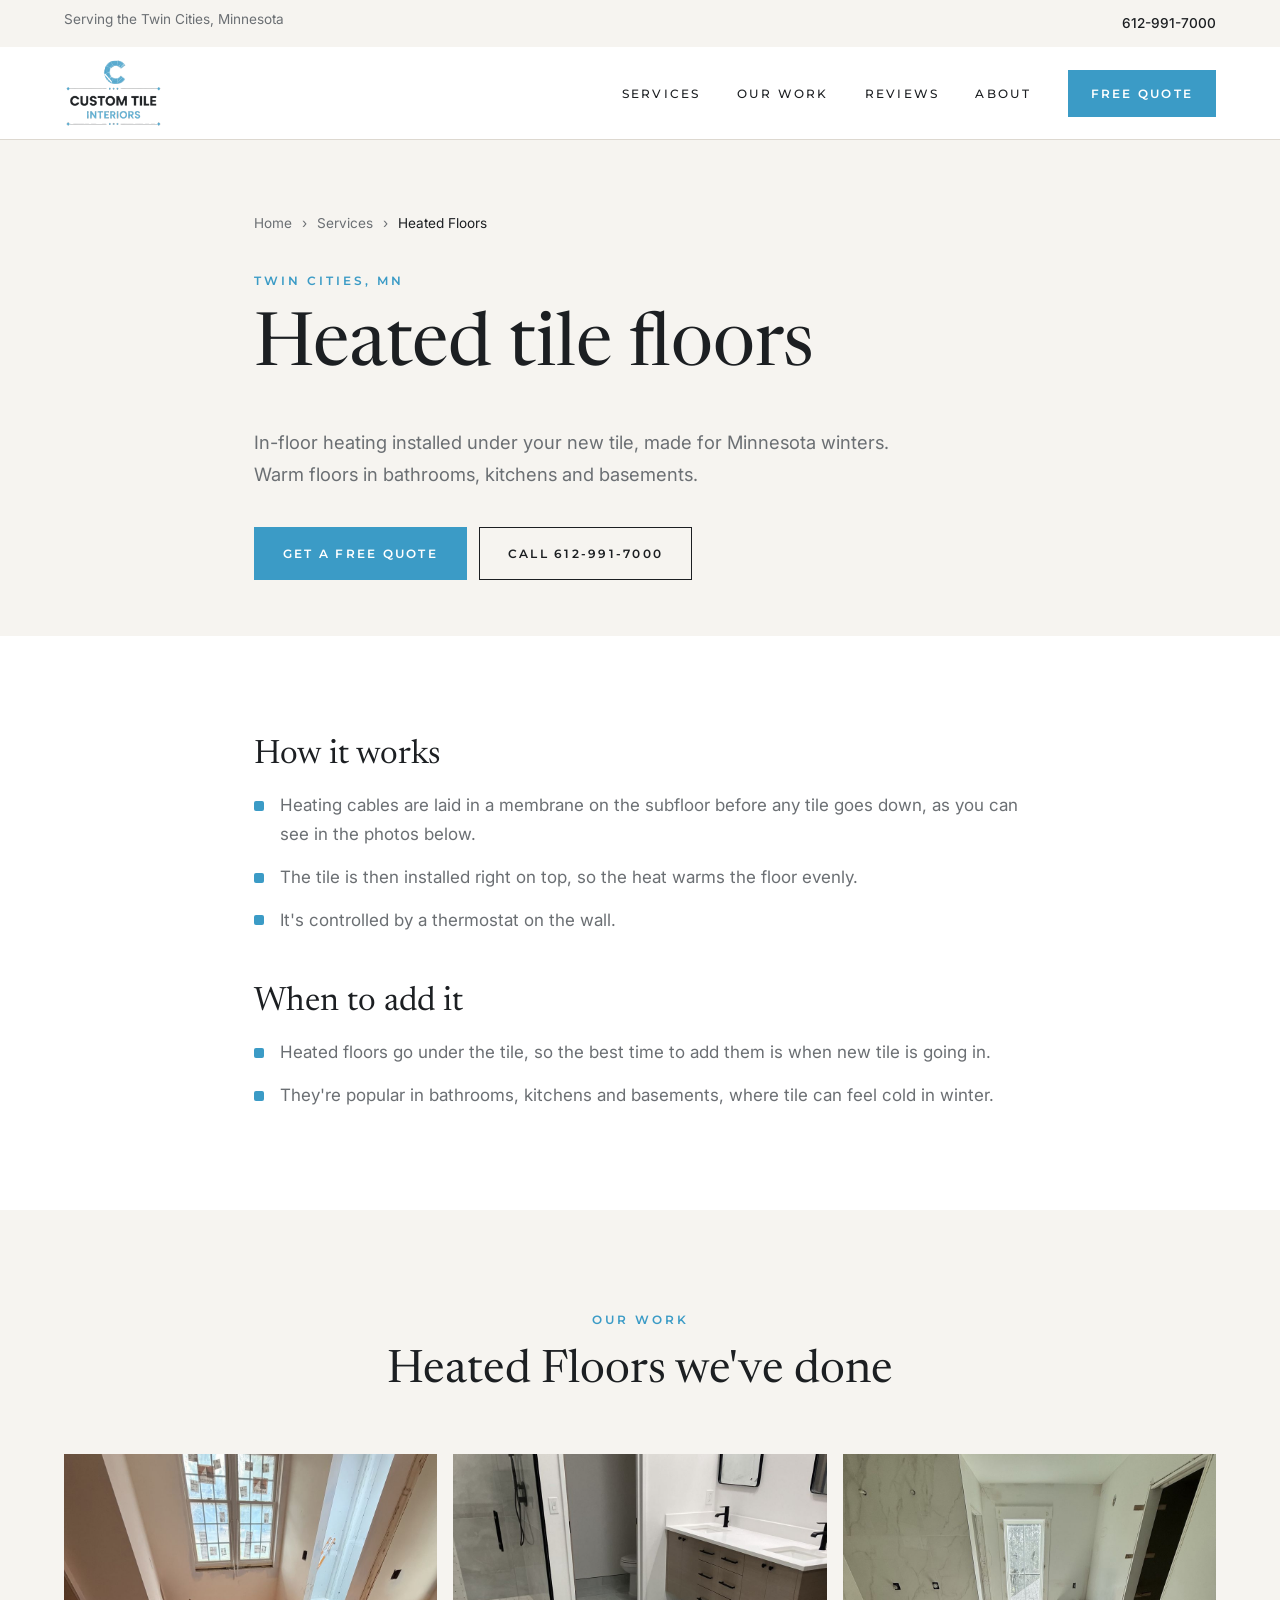
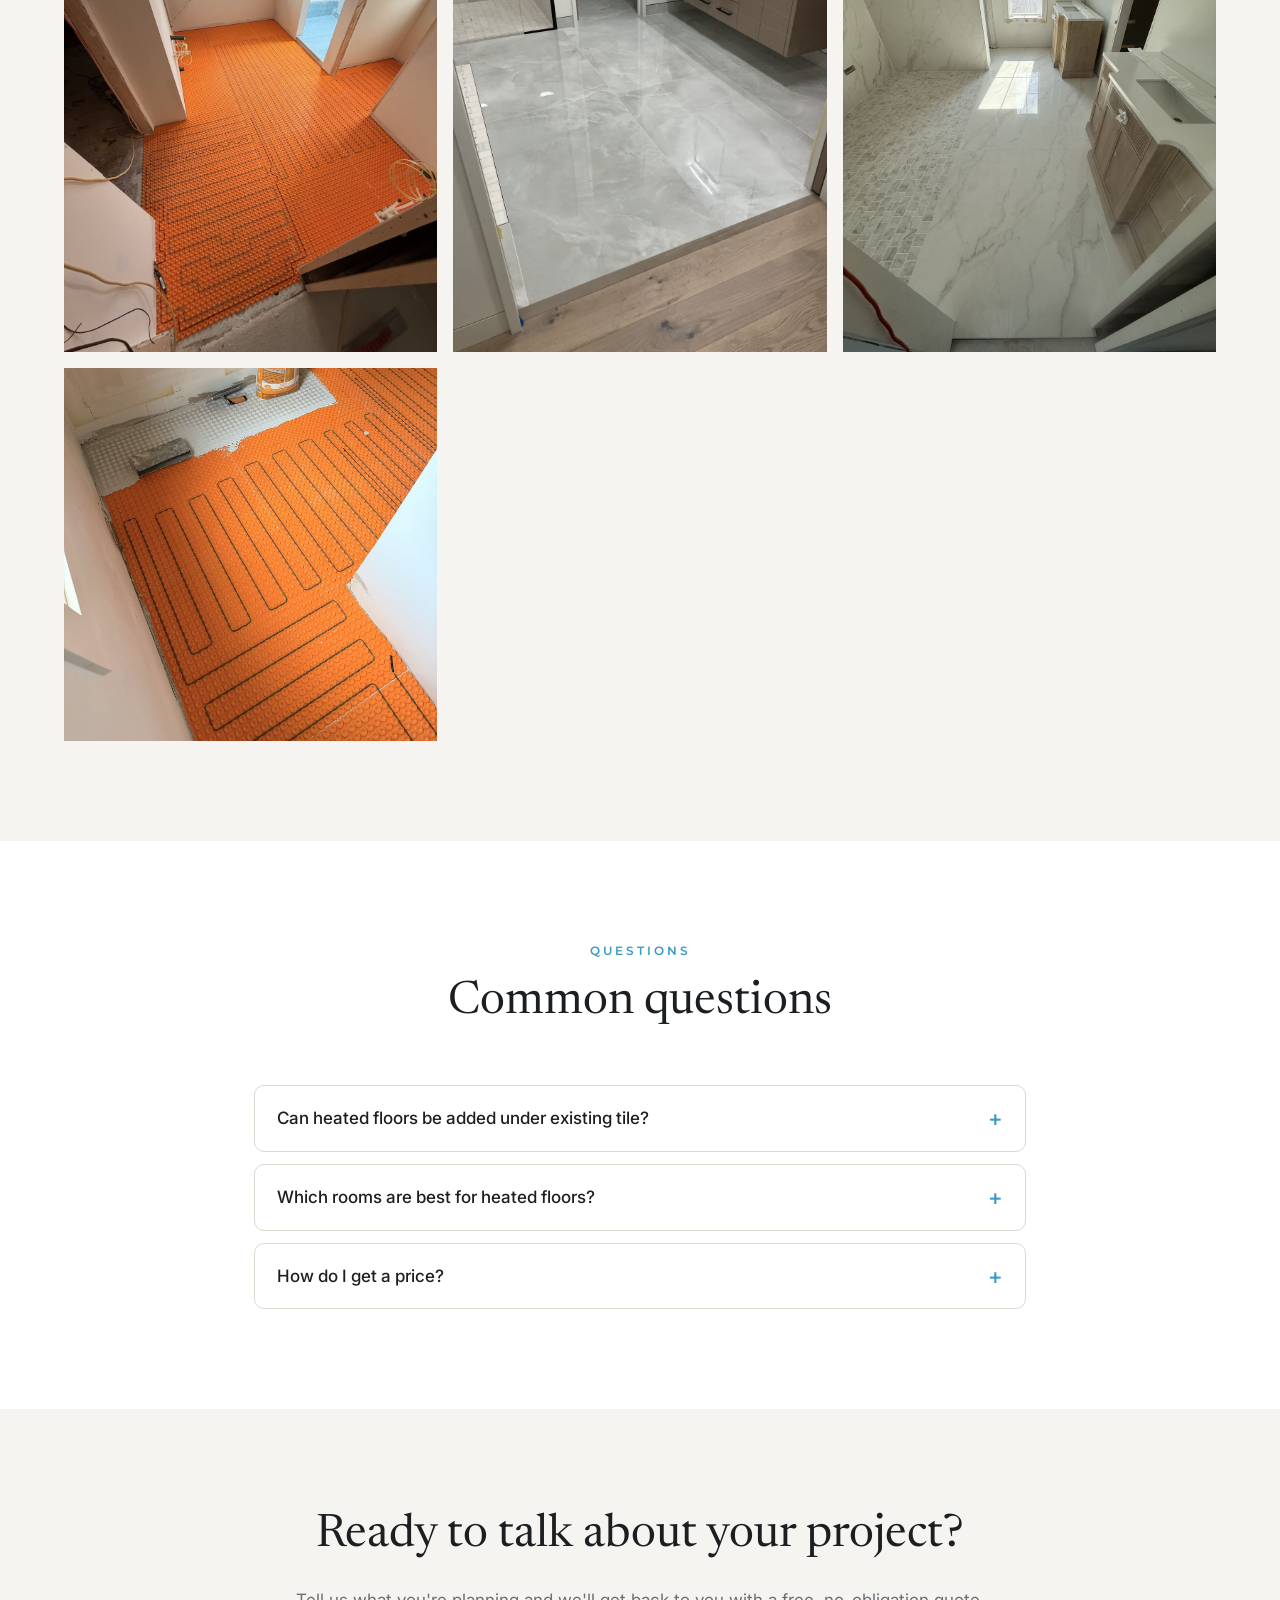
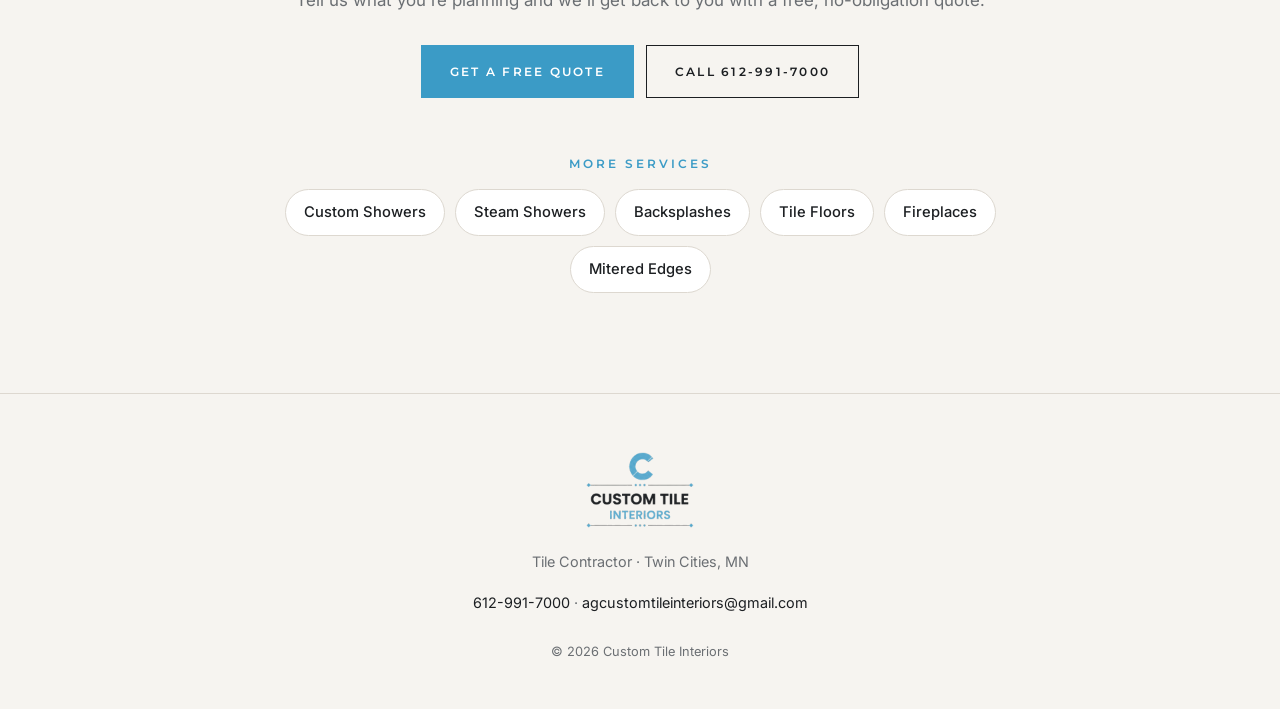
<file: services/heated-floors/index.html>
<!doctype html>
<html lang="en">
<head>
  <meta charset="utf-8">
  <meta name="viewport" content="width=device-width, initial-scale=1">
  <link rel="canonical" href="https://customtileinteriorsmn.com/services/heated-floors/">
  <title>Heated Tile Floor Installation in the Twin Cities | Custom Tile Interiors</title>
  <meta name="description" content="In-floor heating installed under new tile floors across Minneapolis, St. Paul and the Twin Cities. Warm bathroom and kitchen floors for Minnesota winters. Free quotes: 612-991-7000.">
  <link rel="icon" href="/images/favicon.png" type="image/png">
  <link rel="apple-touch-icon" href="/images/apple-touch-icon.png">
  <meta name="theme-color" content="#ffffff">
  <meta property="og:type" content="website">
  <meta property="og:title" content="Heated Tile Floor Installation in the Twin Cities | Custom Tile Interiors">
  <meta property="og:description" content="In-floor heating installed under new tile floors across Minneapolis, St. Paul and the Twin Cities. Warm bathroom and kitchen floors for Minnesota winters. Free quotes: 612-991-7000.">
  <meta property="og:image" content="https://customtileinteriorsmn.com/images/heated-floor-install.jpg">
  <meta property="og:url" content="https://customtileinteriorsmn.com/services/heated-floors/">
  <meta name="twitter:card" content="summary_large_image">
  <link rel="preconnect" href="https://fonts.googleapis.com">
  <link rel="preconnect" href="https://fonts.gstatic.com" crossorigin>
  <link href="https://fonts.googleapis.com/css2?family=Newsreader:ital,opsz,wght@0,6..72,400;0,6..72,500;1,6..72,400&family=Montserrat:wght@500;600&family=Inter:wght@400;500&display=swap" rel="stylesheet">
  <link rel="stylesheet" href="/styles.css?v=37">
  <!-- Business and page details for Google (not shown on the page) -->
  <script type="application/ld+json">
[
  {
    "@context": "https://schema.org",
    "@type": "Service",
    "name": "Heated Tile Floors",
    "serviceType": "Heated Tile Floors",
    "description": "In-floor heating installed under new tile floors across Minneapolis, St. Paul and the Twin Cities. Warm bathroom and kitchen floors for Minnesota winters. Free quotes: 612-991-7000.",
    "url": "https://customtileinteriorsmn.com/services/heated-floors/",
    "provider": {
      "@type": "HomeAndConstructionBusiness",
      "@id": "https://customtileinteriorsmn.com/#business",
      "name": "Custom Tile Interiors",
      "telephone": "+1-612-991-7000",
      "url": "https://customtileinteriorsmn.com/"
    },
    "areaServed": {
      "@type": "Place",
      "name": "Twin Cities metro, Minnesota"
    },
    "image": "https://customtileinteriorsmn.com/images/heated-floor-install.jpg"
  },
  {
    "@context": "https://schema.org",
    "@type": "BreadcrumbList",
    "itemListElement": [
      {
        "@type": "ListItem",
        "position": 1,
        "name": "Home",
        "item": "https://customtileinteriorsmn.com/"
      },
      {
        "@type": "ListItem",
        "position": 2,
        "name": "Services",
        "item": "https://customtileinteriorsmn.com/#services"
      },
      {
        "@type": "ListItem",
        "position": 3,
        "name": "Heated Floors",
        "item": "https://customtileinteriorsmn.com/services/heated-floors/"
      }
    ]
  },
  {
    "@context": "https://schema.org",
    "@type": "FAQPage",
    "mainEntity": [
      {
        "@type": "Question",
        "name": "Can heated floors be added under existing tile?",
        "acceptedAnswer": {
          "@type": "Answer",
          "text": "No. The heating goes under the tile, so it's installed when the floor is being tiled."
        }
      },
      {
        "@type": "Question",
        "name": "Which rooms are best for heated floors?",
        "acceptedAnswer": {
          "@type": "Answer",
          "text": "Bathrooms are the most popular, but kitchens, entryways and basements work well too."
        }
      },
      {
        "@type": "Question",
        "name": "How do I get a price?",
        "acceptedAnswer": {
          "@type": "Answer",
          "text": "Use the free quote form or call 612-991-7000 and mention you'd like heated floors."
        }
      }
    ]
  }
]
  </script>
</head>
<body class="svc-page">
  <!-- This page is made by build_service_pages.py. Edit tools/build_service_pages.py, not this file. -->

  <div class="top-bar">
    <div class="container top-bar-inner">
      <span>Serving the Twin Cities, Minnesota</span>
      <a href="tel:+16129917000">612-991-7000</a>
    </div>
  </div>

  <header class="site-header">
    <div class="container header-inner">
      <a href="/" class="brand" aria-label="Custom Tile Interiors home">
        <img src="/images/logo-light-text.png" alt="Custom Tile Interiors logo" width="336" height="238">
        <span class="brand-c" aria-hidden="true"><i style="clip-path: polygon(58.0% 42.0%, 74.4% 41.0%, 74.4% 52.6%); --tx: 2%; --ty: 184%; --r: 19deg; animation-delay: 106ms"></i><i style="clip-path: polygon(77.6% 40.8%, 94.5% 39.8%, 94.5% 65.7%, 77.6% 54.7%); --tx: 4%; --ty: 185%; --r: -14deg; animation-delay: 100ms"></i><i style="clip-path: polygon(96.7% 39.6%, 110.5% 38.8%, 110.5% 76.1%, 96.7% 67.1%); --tx: 8%; --ty: 198%; --r: -18deg; animation-delay: 83ms"></i><i style="clip-path: polygon(58.0% 42.0%, 75.1% 53.1%, 60.9% 65.6%); --tx: -3%; --ty: 199%; --r: 9deg; animation-delay: 75ms"></i><i style="clip-path: polygon(75.3% 53.3%, 94.6% 65.8%, 64.2% 92.5%, 60.9% 65.9%); --tx: 9%; --ty: 208%; --r: 7deg; animation-delay: 73ms"></i><i style="clip-path: polygon(94.4% 65.7%, 110.5% 76.1%, 66.9% 114.5%, 64.2% 92.3%); --tx: -0%; --ty: 151%; --r: 1deg; animation-delay: 22ms"></i><i style="clip-path: polygon(58.0% 42.0%, 60.9% 65.9%, 48.6% 65.9%); --tx: -3%; --ty: 165%; --r: -21deg; animation-delay: 85ms"></i><i style="clip-path: polygon(60.4% 61.6%, 63.8% 89.6%, 39.3% 89.6%, 50.3% 61.6%); --tx: -0%; --ty: 201%; --r: 1deg; animation-delay: 64ms"></i><i style="clip-path: polygon(63.6% 88.0%, 66.9% 114.5%, 29.5% 114.5%, 39.9% 88.0%); --tx: -0%; --ty: 190%; --r: -2deg; animation-delay: 9ms"></i><i style="clip-path: polygon(58.0% 42.0%, 49.2% 64.5%, 35.5% 49.9%); --tx: 6%; --ty: 210%; --r: 15deg; animation-delay: 104ms"></i><i style="clip-path: polygon(49.4% 63.8%, 39.1% 90.0%, 10.0% 58.8%, 36.2% 49.6%); --tx: -4%; --ty: 164%; --r: -9deg; animation-delay: 57ms"></i><i style="clip-path: polygon(37.1% 95.2%, 29.5% 114.5%, -14.5% 67.4%, 4.8% 60.6%); --tx: -1%; --ty: 174%; --r: 15deg; animation-delay: 40ms"></i><i style="clip-path: polygon(58.0% 42.0%, 33.5% 50.6%, 33.5% 34.4%); --tx: 4%; --ty: 201%; --r: -22deg; animation-delay: 100ms"></i><i style="clip-path: polygon(31.4% 51.3%, 10.0% 58.8%, 10.0% 27.0%, 31.4% 33.7%); --tx: 1%; --ty: 178%; --r: 21deg; animation-delay: 107ms"></i><i style="clip-path: polygon(12.5% 57.9%, -14.5% 67.4%, -14.5% 19.4%, 12.5% 27.8%); --tx: -11%; --ty: 188%; --r: 12deg; animation-delay: 101ms"></i><i style="clip-path: polygon(58.0% 42.0%, 31.2% 33.6%, 42.4% 22.6%); --tx: -6%; --ty: 170%; --r: 20deg; animation-delay: 137ms"></i><i style="clip-path: polygon(31.5% 33.7%, 5.9% 25.8%, 27.6% 4.3%, 42.5% 22.8%); --tx: -7%; --ty: 165%; --r: -18deg; animation-delay: 127ms"></i><i style="clip-path: polygon(7.1% 26.1%, -14.5% 19.4%, 15.7% -10.5%, 28.3% 5.1%); --tx: -1%; --ty: 161%; --r: 3deg; animation-delay: 161ms"></i><i style="clip-path: polygon(58.0% 42.0%, 45.8% 26.9%, 60.7% 26.9%); --tx: -3%; --ty: 194%; --r: -16deg; animation-delay: 134ms"></i><i style="clip-path: polygon(45.6% 26.6%, 31.1% 8.5%, 64.0% 8.5%, 60.8% 26.6%); --tx: -5%; --ty: 175%; --r: -13deg; animation-delay: 142ms"></i><i style="clip-path: polygon(28.3% 5.1%, 15.7% -10.5%, 67.4% -10.5%, 64.6% 5.1%); --tx: 5%; --ty: 198%; --r: -9deg; animation-delay: 199ms"></i><i style="clip-path: polygon(58.0% 42.0%, 61.0% 25.5%, 72.2% 25.5%); --tx: -2%; --ty: 174%; --r: 16deg; animation-delay: 136ms"></i><i style="clip-path: polygon(60.9% 25.8%, 64.3% 7.0%, 88.2% 7.0%, 71.9% 25.8%); --tx: -2%; --ty: 209%; --r: -13deg; animation-delay: 144ms"></i><i style="clip-path: polygon(64.3% 6.7%, 67.4% -10.5%, 103.2% -10.5%, 88.4% 6.7%); --tx: 7%; --ty: 170%; --r: -9deg; animation-delay: 165ms"></i><i style="clip-path: polygon(58.0% 42.0%, 72.7% 25.0%, 75.0% 41.0%); --tx: -3%; --ty: 185%; --r: -11deg; animation-delay: 126ms"></i><i style="clip-path: polygon(73.1% 24.5%, 86.9% 8.5%, 91.5% 39.9%, 75.5% 40.9%); --tx: 2%; --ty: 177%; --r: 20deg; animation-delay: 133ms"></i><i style="clip-path: polygon(86.7% 8.7%, 103.2% -10.5%, 110.5% 38.8%, 91.3% 40.0%); --tx: 7%; --ty: 202%; --r: -14deg; animation-delay: 135ms"></i></span>
      </a>
      <nav class="nav" aria-label="Main">
        <a href="/#services">Services</a>
        <a href="/#work">Our Work</a>
        <a href="/#reviews">Reviews</a>
        <a href="/#about">About</a>
        <a href="/#quote" class="btn btn-solid">Free Quote</a>
      </nav>
    </div>
    <nav class="nav-mobile" aria-label="Main">
      <a href="/#services">Services</a>
      <a href="/#work">Our Work</a>
      <a href="/#reviews">Reviews</a>
      <a href="/#about">About</a>
    </nav>
  </header>

  <main>
    <section class="svc-hero">
      <div class="container narrow">
        <nav class="crumbs" aria-label="Breadcrumb"><a href="/">Home</a> <span>›</span> <a href="/#services">Services</a> <span>›</span> <span aria-current="page">Heated Floors</span></nav>
        <p class="label">Twin Cities, MN</p>
        <h1>Heated tile floors</h1>
        <p class="svc-lead">In-floor heating installed under your new tile, made for Minnesota winters. Warm floors in bathrooms, kitchens and basements.</p>
        <div class="svc-actions">
          <a href="/#quote" class="btn btn-solid">Get a Free Quote</a>
          <a href="tel:+16129917000" class="btn btn-outline">Call 612-991-7000</a>
        </div>
      </div>
    </section>

    <section class="section svc-body">
      <div class="container narrow">
        <section class="svc-block">
          <h2>How it works</h2>
          <ul class="svc-list">
            <li>Heating cables are laid in a membrane on the subfloor before any tile goes down, as you can see in the photos below.</li>
            <li>The tile is then installed right on top, so the heat warms the floor evenly.</li>
            <li>It&#x27;s controlled by a thermostat on the wall.</li>
          </ul>
        </section>
        <section class="svc-block">
          <h2>When to add it</h2>
          <ul class="svc-list">
            <li>Heated floors go under the tile, so the best time to add them is when new tile is going in.</li>
            <li>They&#x27;re popular in bathrooms, kitchens and basements, where tile can feel cold in winter.</li>
          </ul>
        </section>
      </div>
    </section>

    <section class="section section-stone">
      <div class="container">
        <div class="section-head">
          <p class="label">Our work</p>
          <h2>Heated Floors we've done</h2>
        </div>
        <div class="gallery">
          <figure><img src="/images/heated-floor-install.jpg" width="1050" height="1400" alt="Heated Tile Floors by Custom Tile Interiors" loading="lazy"></figure>
          <figure><img src="/images/heated-floor-install-2.jpg" width="1400" height="1400" alt="Heated Tile Floors by Custom Tile Interiors" loading="lazy"></figure>
          <figure><img src="/images/floor-large-format.jpg" width="1050" height="1400" alt="Heated Tile Floors by Custom Tile Interiors" loading="lazy"></figure>
          <figure><img src="/images/bathroom-marble-floor-herringbone.jpg" width="1050" height="1400" alt="Heated Tile Floors by Custom Tile Interiors" loading="lazy"></figure>
        </div>
      </div>
    </section>

    <section class="section">
      <div class="container narrow">
        <div class="section-head">
          <p class="label">Questions</p>
          <h2>Common questions</h2>
        </div>
        <div class="faq">
          <details class="faq-item">
            <summary>Can heated floors be added under existing tile?</summary>
            <p>No. The heating goes under the tile, so it&#x27;s installed when the floor is being tiled.</p>
          </details>
          <details class="faq-item">
            <summary>Which rooms are best for heated floors?</summary>
            <p>Bathrooms are the most popular, but kitchens, entryways and basements work well too.</p>
          </details>
          <details class="faq-item">
            <summary>How do I get a price?</summary>
            <p>Use the free quote form or call 612-991-7000 and mention you&#x27;d like heated floors.</p>
          </details>
        </div>
      </div>
    </section>

    <section class="section section-stone svc-cta">
      <div class="container narrow">
        <h2>Ready to talk about your project?</h2>
        <p>Tell us what you're planning and we'll get back to you with a free, no-obligation quote.</p>
        <div class="svc-actions">
          <a href="/#quote" class="btn btn-solid">Get a Free Quote</a>
          <a href="tel:+16129917000" class="btn btn-outline">Call 612-991-7000</a>
        </div>
        <p class="label svc-more-label">More services</p>
        <div class="svc-more">
          <a href="/services/custom-showers/">Custom Showers</a>
          <a href="/services/steam-showers/">Steam Showers</a>
          <a href="/services/backsplashes/">Backsplashes</a>
          <a href="/services/tile-floors/">Tile Floors</a>
          <a href="/services/fireplaces/">Fireplaces</a>
          <a href="/services/mitered-edges/">Mitered Edges</a>
        </div>
      </div>
    </section>
  </main>

  <footer class="site-footer">
    <div class="container footer-inner">
      <img src="/images/logo-light.png" alt="Custom Tile Interiors" class="footer-logo" width="336" height="238">
      <p>Tile Contractor · Twin Cities, MN</p>
      <p><a href="tel:+16129917000">612-991-7000</a> · <a href="mailto:agcustomtileinteriors@gmail.com">agcustomtileinteriors@gmail.com</a></p>
      <p class="copyright">© <span id="year">2026</span> Custom Tile Interiors</p>
    </div>
  </footer>

  <a href="tel:+16129917000" class="mobile-call">Call for a Free Quote</a>

  <script src="/script.js?v=38"></script>
</body>
</html>
</file>
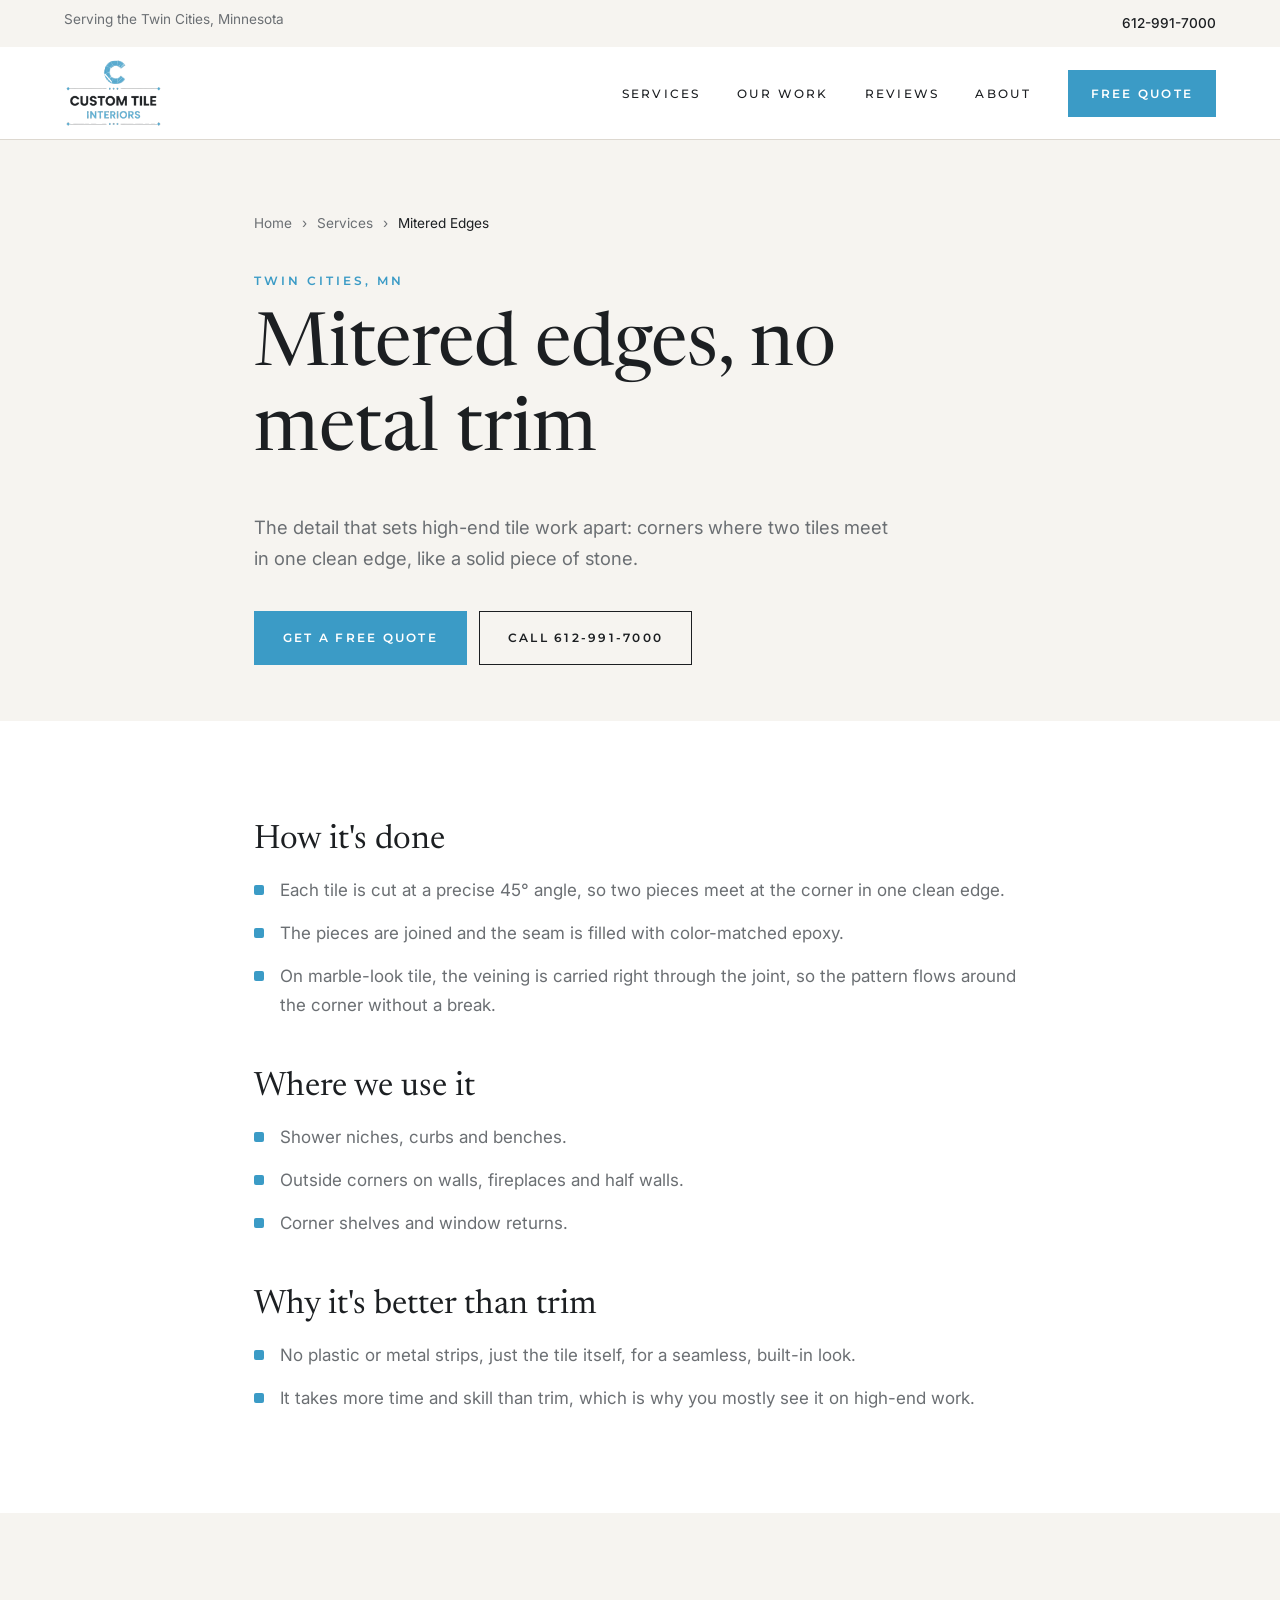
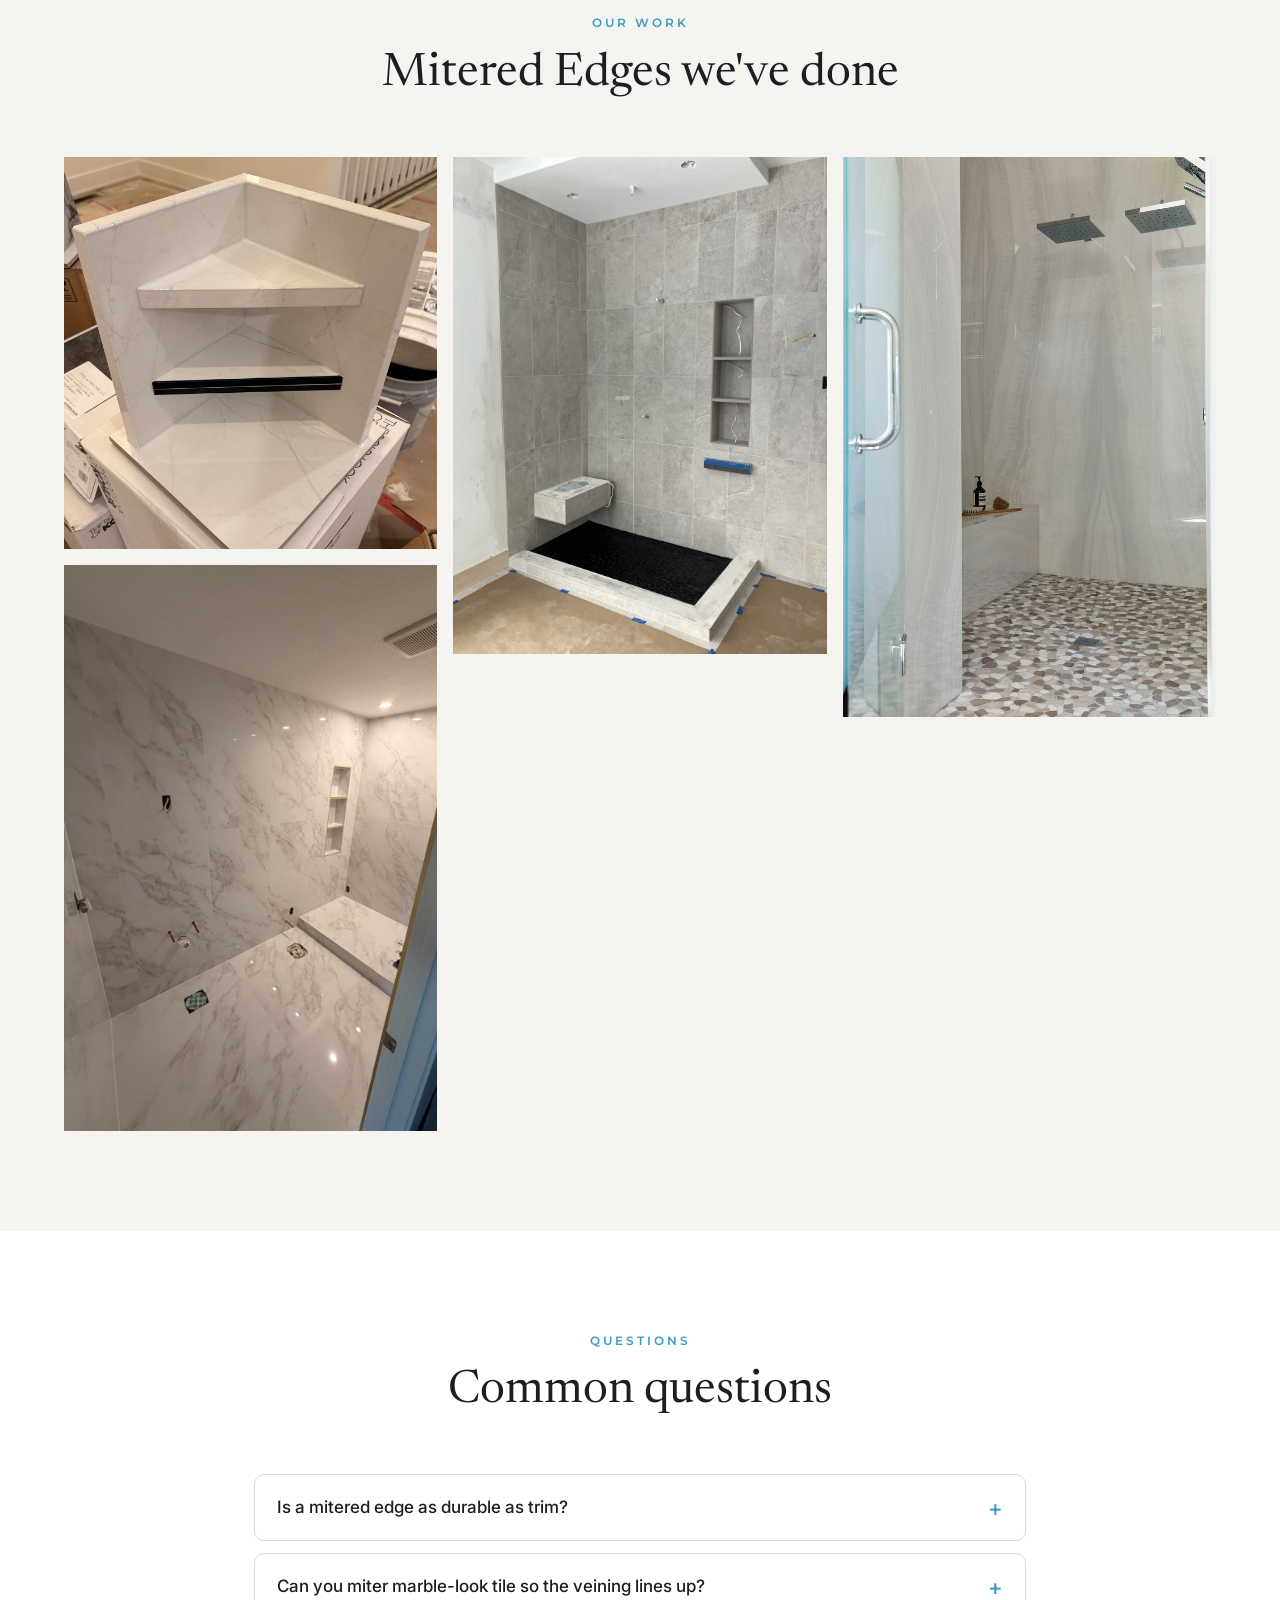
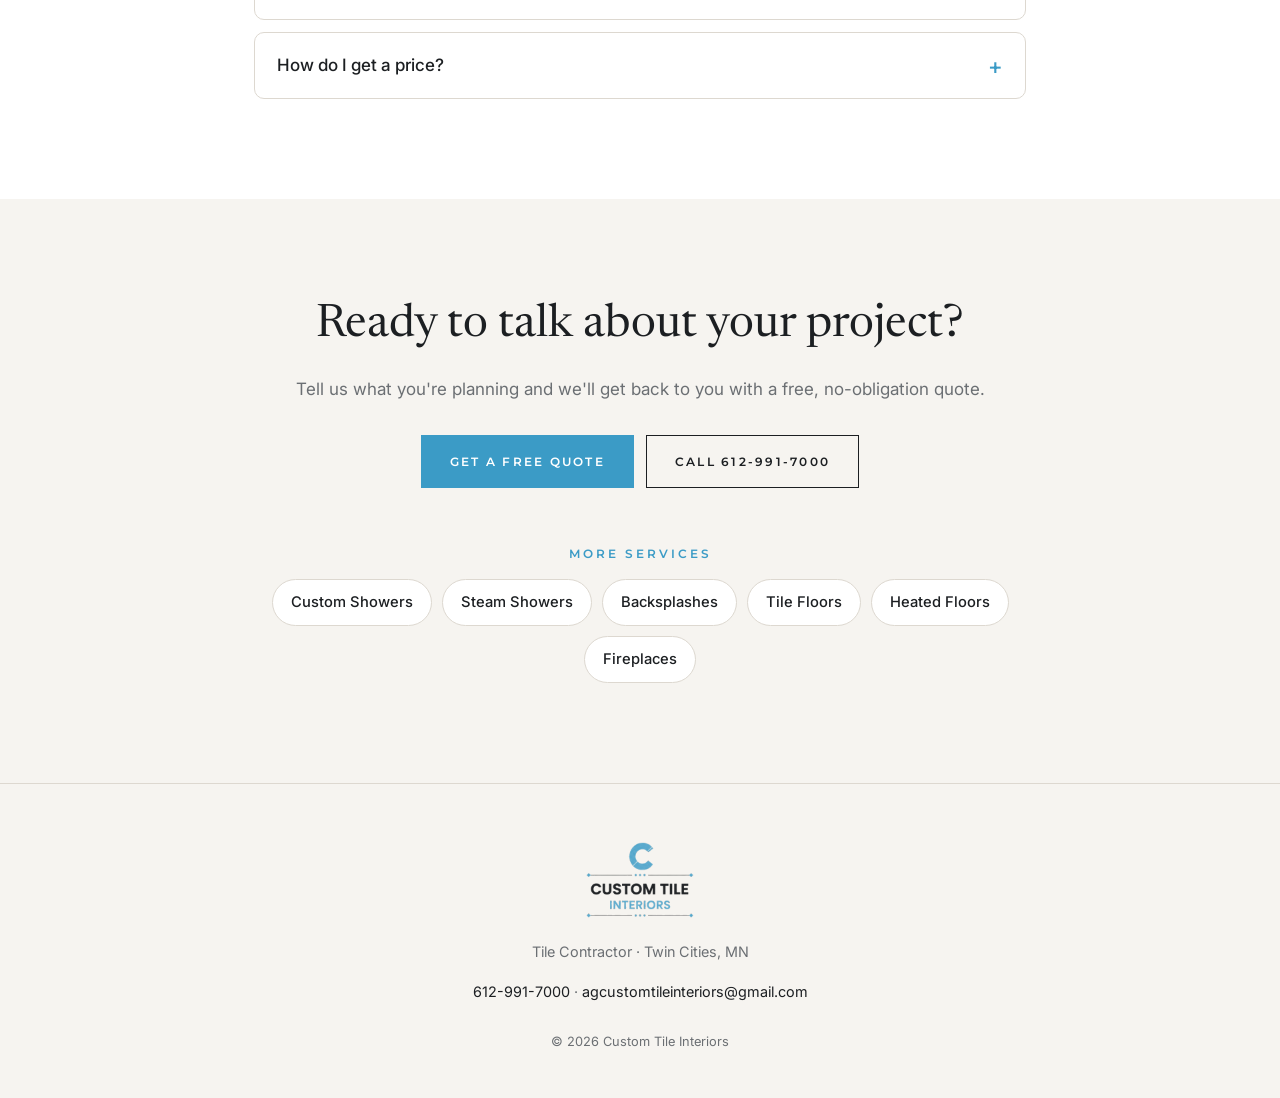
<file: services/mitered-edges/index.html>
<!doctype html>
<html lang="en">
<head>
  <meta charset="utf-8">
  <meta name="viewport" content="width=device-width, initial-scale=1">
  <link rel="canonical" href="https://customtileinteriorsmn.com/services/mitered-edges/">
  <title>Mitered Tile Edges, No Metal Trim | Custom Tile Interiors, Twin Cities</title>
  <meta name="description" content="Precise 45° mitered tile edges with color-matched epoxy and continuous veining, instead of metal or plastic trim. Twin Cities tile contractor. Free quotes: 612-991-7000.">
  <link rel="icon" href="/images/favicon.png" type="image/png">
  <link rel="apple-touch-icon" href="/images/apple-touch-icon.png">
  <meta name="theme-color" content="#ffffff">
  <meta property="og:type" content="website">
  <meta property="og:title" content="Mitered Tile Edges, No Metal Trim | Custom Tile Interiors, Twin Cities">
  <meta property="og:description" content="Precise 45° mitered tile edges with color-matched epoxy and continuous veining, instead of metal or plastic trim. Twin Cities tile contractor. Free quotes: 612-991-7000.">
  <meta property="og:image" content="https://customtileinteriorsmn.com/images/mitered-corner-shelf.jpg">
  <meta property="og:url" content="https://customtileinteriorsmn.com/services/mitered-edges/">
  <meta name="twitter:card" content="summary_large_image">
  <link rel="preconnect" href="https://fonts.googleapis.com">
  <link rel="preconnect" href="https://fonts.gstatic.com" crossorigin>
  <link href="https://fonts.googleapis.com/css2?family=Newsreader:ital,opsz,wght@0,6..72,400;0,6..72,500;1,6..72,400&family=Montserrat:wght@500;600&family=Inter:wght@400;500&display=swap" rel="stylesheet">
  <link rel="stylesheet" href="/styles.css?v=37">
  <!-- Business and page details for Google (not shown on the page) -->
  <script type="application/ld+json">
[
  {
    "@context": "https://schema.org",
    "@type": "Service",
    "name": "Mitered Tile Edges",
    "serviceType": "Mitered Tile Edges",
    "description": "Precise 45° mitered tile edges with color-matched epoxy and continuous veining, instead of metal or plastic trim. Twin Cities tile contractor. Free quotes: 612-991-7000.",
    "url": "https://customtileinteriorsmn.com/services/mitered-edges/",
    "provider": {
      "@type": "HomeAndConstructionBusiness",
      "@id": "https://customtileinteriorsmn.com/#business",
      "name": "Custom Tile Interiors",
      "telephone": "+1-612-991-7000",
      "url": "https://customtileinteriorsmn.com/"
    },
    "areaServed": {
      "@type": "Place",
      "name": "Twin Cities metro, Minnesota"
    },
    "image": "https://customtileinteriorsmn.com/images/mitered-corner-shelf.jpg"
  },
  {
    "@context": "https://schema.org",
    "@type": "BreadcrumbList",
    "itemListElement": [
      {
        "@type": "ListItem",
        "position": 1,
        "name": "Home",
        "item": "https://customtileinteriorsmn.com/"
      },
      {
        "@type": "ListItem",
        "position": 2,
        "name": "Services",
        "item": "https://customtileinteriorsmn.com/#services"
      },
      {
        "@type": "ListItem",
        "position": 3,
        "name": "Mitered Edges",
        "item": "https://customtileinteriorsmn.com/services/mitered-edges/"
      }
    ]
  },
  {
    "@context": "https://schema.org",
    "@type": "FAQPage",
    "mainEntity": [
      {
        "@type": "Question",
        "name": "Is a mitered edge as durable as trim?",
        "acceptedAnswer": {
          "@type": "Answer",
          "text": "Yes. The joint is bonded and filled with epoxy, so it's solid and finished."
        }
      },
      {
        "@type": "Question",
        "name": "Can you miter marble-look tile so the veining lines up?",
        "acceptedAnswer": {
          "@type": "Answer",
          "text": "Yes. We carry the veining through the epoxy so the pattern continues around the corner."
        }
      },
      {
        "@type": "Question",
        "name": "How do I get a price?",
        "acceptedAnswer": {
          "@type": "Answer",
          "text": "Use the free quote form or call 612-991-7000. Mitered edges can be part of any shower, niche, fireplace or wall project."
        }
      }
    ]
  }
]
  </script>
</head>
<body class="svc-page">
  <!-- This page is made by build_service_pages.py. Edit tools/build_service_pages.py, not this file. -->

  <div class="top-bar">
    <div class="container top-bar-inner">
      <span>Serving the Twin Cities, Minnesota</span>
      <a href="tel:+16129917000">612-991-7000</a>
    </div>
  </div>

  <header class="site-header">
    <div class="container header-inner">
      <a href="/" class="brand" aria-label="Custom Tile Interiors home">
        <img src="/images/logo-light-text.png" alt="Custom Tile Interiors logo" width="336" height="238">
        <span class="brand-c" aria-hidden="true"><i style="clip-path: polygon(58.0% 42.0%, 74.4% 41.0%, 74.4% 52.6%); --tx: 2%; --ty: 184%; --r: 19deg; animation-delay: 106ms"></i><i style="clip-path: polygon(77.6% 40.8%, 94.5% 39.8%, 94.5% 65.7%, 77.6% 54.7%); --tx: 4%; --ty: 185%; --r: -14deg; animation-delay: 100ms"></i><i style="clip-path: polygon(96.7% 39.6%, 110.5% 38.8%, 110.5% 76.1%, 96.7% 67.1%); --tx: 8%; --ty: 198%; --r: -18deg; animation-delay: 83ms"></i><i style="clip-path: polygon(58.0% 42.0%, 75.1% 53.1%, 60.9% 65.6%); --tx: -3%; --ty: 199%; --r: 9deg; animation-delay: 75ms"></i><i style="clip-path: polygon(75.3% 53.3%, 94.6% 65.8%, 64.2% 92.5%, 60.9% 65.9%); --tx: 9%; --ty: 208%; --r: 7deg; animation-delay: 73ms"></i><i style="clip-path: polygon(94.4% 65.7%, 110.5% 76.1%, 66.9% 114.5%, 64.2% 92.3%); --tx: -0%; --ty: 151%; --r: 1deg; animation-delay: 22ms"></i><i style="clip-path: polygon(58.0% 42.0%, 60.9% 65.9%, 48.6% 65.9%); --tx: -3%; --ty: 165%; --r: -21deg; animation-delay: 85ms"></i><i style="clip-path: polygon(60.4% 61.6%, 63.8% 89.6%, 39.3% 89.6%, 50.3% 61.6%); --tx: -0%; --ty: 201%; --r: 1deg; animation-delay: 64ms"></i><i style="clip-path: polygon(63.6% 88.0%, 66.9% 114.5%, 29.5% 114.5%, 39.9% 88.0%); --tx: -0%; --ty: 190%; --r: -2deg; animation-delay: 9ms"></i><i style="clip-path: polygon(58.0% 42.0%, 49.2% 64.5%, 35.5% 49.9%); --tx: 6%; --ty: 210%; --r: 15deg; animation-delay: 104ms"></i><i style="clip-path: polygon(49.4% 63.8%, 39.1% 90.0%, 10.0% 58.8%, 36.2% 49.6%); --tx: -4%; --ty: 164%; --r: -9deg; animation-delay: 57ms"></i><i style="clip-path: polygon(37.1% 95.2%, 29.5% 114.5%, -14.5% 67.4%, 4.8% 60.6%); --tx: -1%; --ty: 174%; --r: 15deg; animation-delay: 40ms"></i><i style="clip-path: polygon(58.0% 42.0%, 33.5% 50.6%, 33.5% 34.4%); --tx: 4%; --ty: 201%; --r: -22deg; animation-delay: 100ms"></i><i style="clip-path: polygon(31.4% 51.3%, 10.0% 58.8%, 10.0% 27.0%, 31.4% 33.7%); --tx: 1%; --ty: 178%; --r: 21deg; animation-delay: 107ms"></i><i style="clip-path: polygon(12.5% 57.9%, -14.5% 67.4%, -14.5% 19.4%, 12.5% 27.8%); --tx: -11%; --ty: 188%; --r: 12deg; animation-delay: 101ms"></i><i style="clip-path: polygon(58.0% 42.0%, 31.2% 33.6%, 42.4% 22.6%); --tx: -6%; --ty: 170%; --r: 20deg; animation-delay: 137ms"></i><i style="clip-path: polygon(31.5% 33.7%, 5.9% 25.8%, 27.6% 4.3%, 42.5% 22.8%); --tx: -7%; --ty: 165%; --r: -18deg; animation-delay: 127ms"></i><i style="clip-path: polygon(7.1% 26.1%, -14.5% 19.4%, 15.7% -10.5%, 28.3% 5.1%); --tx: -1%; --ty: 161%; --r: 3deg; animation-delay: 161ms"></i><i style="clip-path: polygon(58.0% 42.0%, 45.8% 26.9%, 60.7% 26.9%); --tx: -3%; --ty: 194%; --r: -16deg; animation-delay: 134ms"></i><i style="clip-path: polygon(45.6% 26.6%, 31.1% 8.5%, 64.0% 8.5%, 60.8% 26.6%); --tx: -5%; --ty: 175%; --r: -13deg; animation-delay: 142ms"></i><i style="clip-path: polygon(28.3% 5.1%, 15.7% -10.5%, 67.4% -10.5%, 64.6% 5.1%); --tx: 5%; --ty: 198%; --r: -9deg; animation-delay: 199ms"></i><i style="clip-path: polygon(58.0% 42.0%, 61.0% 25.5%, 72.2% 25.5%); --tx: -2%; --ty: 174%; --r: 16deg; animation-delay: 136ms"></i><i style="clip-path: polygon(60.9% 25.8%, 64.3% 7.0%, 88.2% 7.0%, 71.9% 25.8%); --tx: -2%; --ty: 209%; --r: -13deg; animation-delay: 144ms"></i><i style="clip-path: polygon(64.3% 6.7%, 67.4% -10.5%, 103.2% -10.5%, 88.4% 6.7%); --tx: 7%; --ty: 170%; --r: -9deg; animation-delay: 165ms"></i><i style="clip-path: polygon(58.0% 42.0%, 72.7% 25.0%, 75.0% 41.0%); --tx: -3%; --ty: 185%; --r: -11deg; animation-delay: 126ms"></i><i style="clip-path: polygon(73.1% 24.5%, 86.9% 8.5%, 91.5% 39.9%, 75.5% 40.9%); --tx: 2%; --ty: 177%; --r: 20deg; animation-delay: 133ms"></i><i style="clip-path: polygon(86.7% 8.7%, 103.2% -10.5%, 110.5% 38.8%, 91.3% 40.0%); --tx: 7%; --ty: 202%; --r: -14deg; animation-delay: 135ms"></i></span>
      </a>
      <nav class="nav" aria-label="Main">
        <a href="/#services">Services</a>
        <a href="/#work">Our Work</a>
        <a href="/#reviews">Reviews</a>
        <a href="/#about">About</a>
        <a href="/#quote" class="btn btn-solid">Free Quote</a>
      </nav>
    </div>
    <nav class="nav-mobile" aria-label="Main">
      <a href="/#services">Services</a>
      <a href="/#work">Our Work</a>
      <a href="/#reviews">Reviews</a>
      <a href="/#about">About</a>
    </nav>
  </header>

  <main>
    <section class="svc-hero">
      <div class="container narrow">
        <nav class="crumbs" aria-label="Breadcrumb"><a href="/">Home</a> <span>›</span> <a href="/#services">Services</a> <span>›</span> <span aria-current="page">Mitered Edges</span></nav>
        <p class="label">Twin Cities, MN</p>
        <h1>Mitered edges, no metal trim</h1>
        <p class="svc-lead">The detail that sets high-end tile work apart: corners where two tiles meet in one clean edge, like a solid piece of stone.</p>
        <div class="svc-actions">
          <a href="/#quote" class="btn btn-solid">Get a Free Quote</a>
          <a href="tel:+16129917000" class="btn btn-outline">Call 612-991-7000</a>
        </div>
      </div>
    </section>

    <section class="section svc-body">
      <div class="container narrow">
        <section class="svc-block">
          <h2>How it&#x27;s done</h2>
          <ul class="svc-list">
            <li>Each tile is cut at a precise 45° angle, so two pieces meet at the corner in one clean edge.</li>
            <li>The pieces are joined and the seam is filled with color-matched epoxy.</li>
            <li>On marble-look tile, the veining is carried right through the joint, so the pattern flows around the corner without a break.</li>
          </ul>
        </section>
        <section class="svc-block">
          <h2>Where we use it</h2>
          <ul class="svc-list">
            <li>Shower niches, curbs and benches.</li>
            <li>Outside corners on walls, fireplaces and half walls.</li>
            <li>Corner shelves and window returns.</li>
          </ul>
        </section>
        <section class="svc-block">
          <h2>Why it&#x27;s better than trim</h2>
          <ul class="svc-list">
            <li>No plastic or metal strips, just the tile itself, for a seamless, built-in look.</li>
            <li>It takes more time and skill than trim, which is why you mostly see it on high-end work.</li>
          </ul>
        </section>
      </div>
    </section>

    <section class="section section-stone">
      <div class="container">
        <div class="section-head">
          <p class="label">Our work</p>
          <h2>Mitered Edges we've done</h2>
        </div>
        <div class="gallery">
          <figure><img src="/images/mitered-corner-shelf.jpg" width="1332" height="1400" alt="Mitered Tile Edges by Custom Tile Interiors" loading="lazy"></figure>
          <figure><img src="/images/shower-marble-look.jpg" width="924" height="1400" alt="Mitered Tile Edges by Custom Tile Interiors" loading="lazy"></figure>
          <figure><img src="/images/shower-niche-floating-bench.jpg" width="1050" height="1400" alt="Mitered Tile Edges by Custom Tile Interiors" loading="lazy"></figure>
          <figure><img src="/images/shower-porcelain-slabs.jpg" width="736" height="1104" alt="Mitered Tile Edges by Custom Tile Interiors" loading="lazy"></figure>
        </div>
      </div>
    </section>

    <section class="section">
      <div class="container narrow">
        <div class="section-head">
          <p class="label">Questions</p>
          <h2>Common questions</h2>
        </div>
        <div class="faq">
          <details class="faq-item">
            <summary>Is a mitered edge as durable as trim?</summary>
            <p>Yes. The joint is bonded and filled with epoxy, so it&#x27;s solid and finished.</p>
          </details>
          <details class="faq-item">
            <summary>Can you miter marble-look tile so the veining lines up?</summary>
            <p>Yes. We carry the veining through the epoxy so the pattern continues around the corner.</p>
          </details>
          <details class="faq-item">
            <summary>How do I get a price?</summary>
            <p>Use the free quote form or call 612-991-7000. Mitered edges can be part of any shower, niche, fireplace or wall project.</p>
          </details>
        </div>
      </div>
    </section>

    <section class="section section-stone svc-cta">
      <div class="container narrow">
        <h2>Ready to talk about your project?</h2>
        <p>Tell us what you're planning and we'll get back to you with a free, no-obligation quote.</p>
        <div class="svc-actions">
          <a href="/#quote" class="btn btn-solid">Get a Free Quote</a>
          <a href="tel:+16129917000" class="btn btn-outline">Call 612-991-7000</a>
        </div>
        <p class="label svc-more-label">More services</p>
        <div class="svc-more">
          <a href="/services/custom-showers/">Custom Showers</a>
          <a href="/services/steam-showers/">Steam Showers</a>
          <a href="/services/backsplashes/">Backsplashes</a>
          <a href="/services/tile-floors/">Tile Floors</a>
          <a href="/services/heated-floors/">Heated Floors</a>
          <a href="/services/fireplaces/">Fireplaces</a>
        </div>
      </div>
    </section>
  </main>

  <footer class="site-footer">
    <div class="container footer-inner">
      <img src="/images/logo-light.png" alt="Custom Tile Interiors" class="footer-logo" width="336" height="238">
      <p>Tile Contractor · Twin Cities, MN</p>
      <p><a href="tel:+16129917000">612-991-7000</a> · <a href="mailto:agcustomtileinteriors@gmail.com">agcustomtileinteriors@gmail.com</a></p>
      <p class="copyright">© <span id="year">2026</span> Custom Tile Interiors</p>
    </div>
  </footer>

  <a href="tel:+16129917000" class="mobile-call">Call for a Free Quote</a>

  <script src="/script.js?v=38"></script>
</body>
</html>
</file>
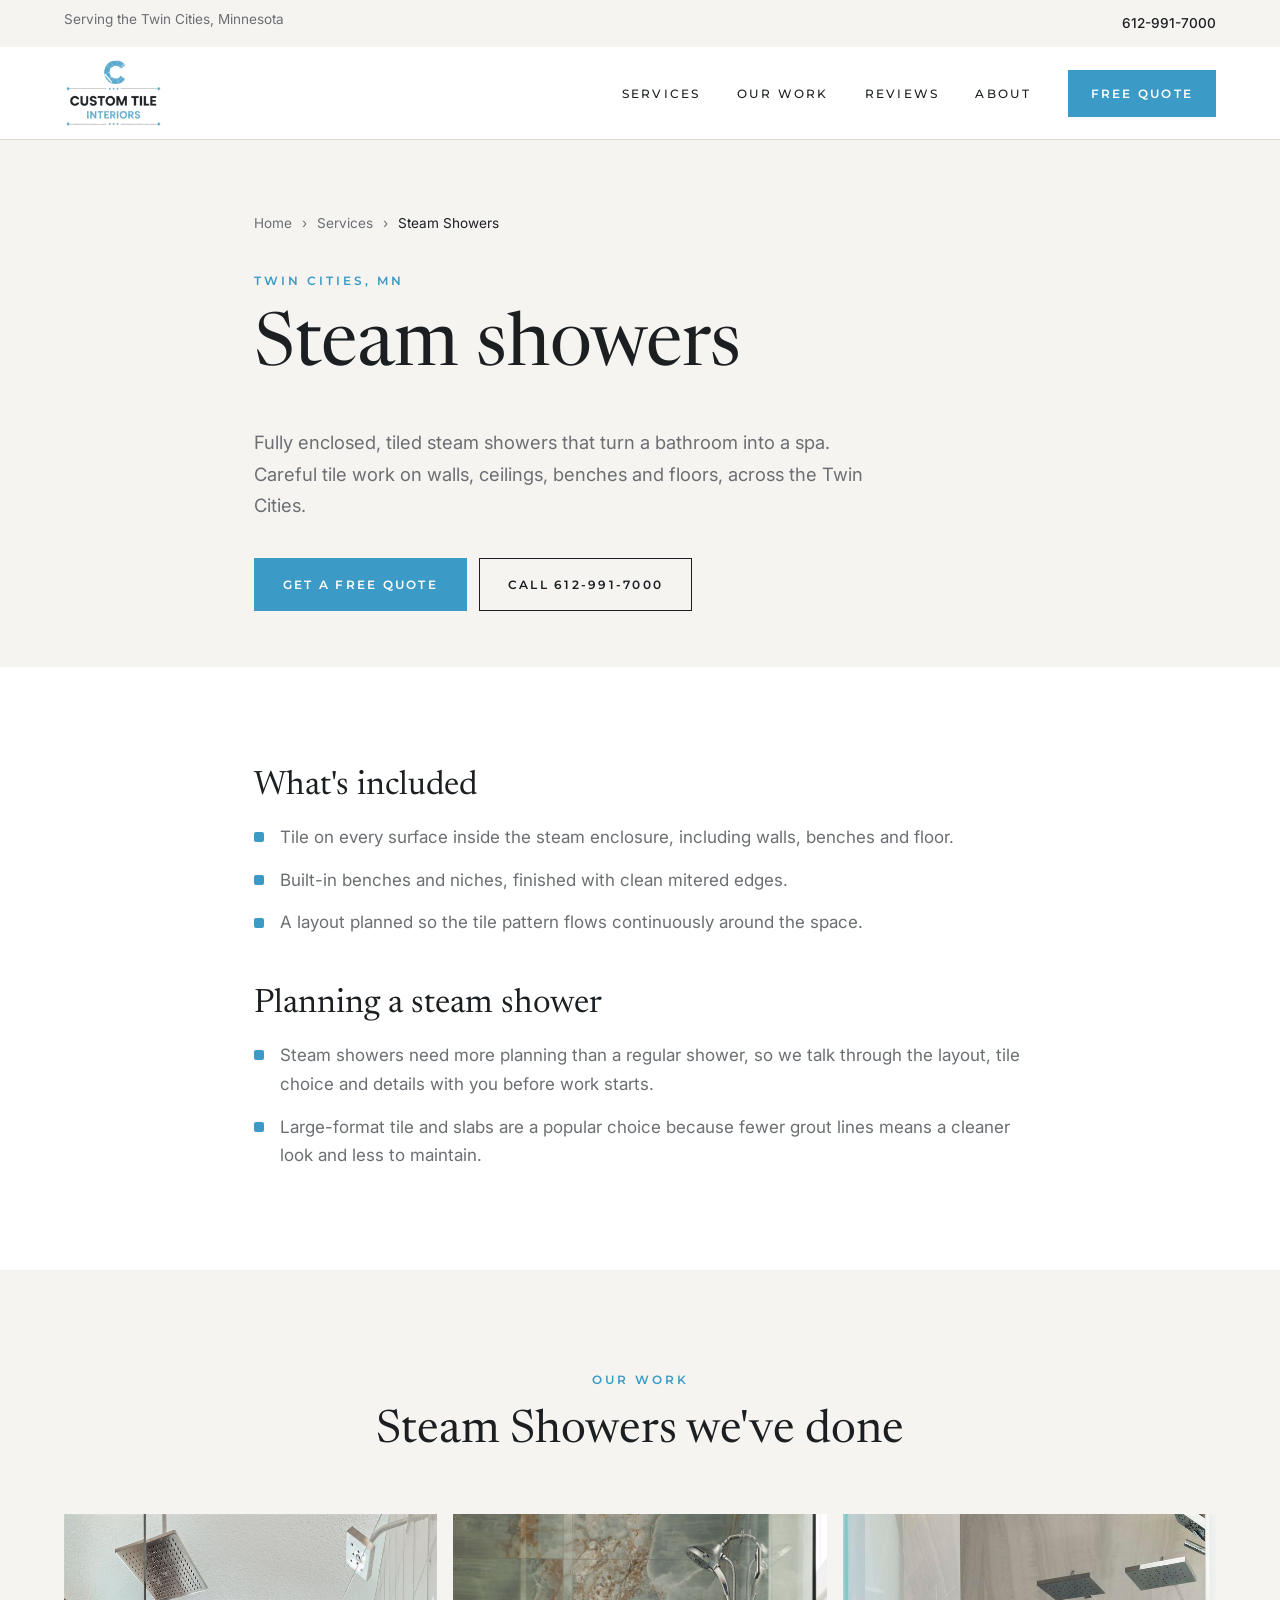
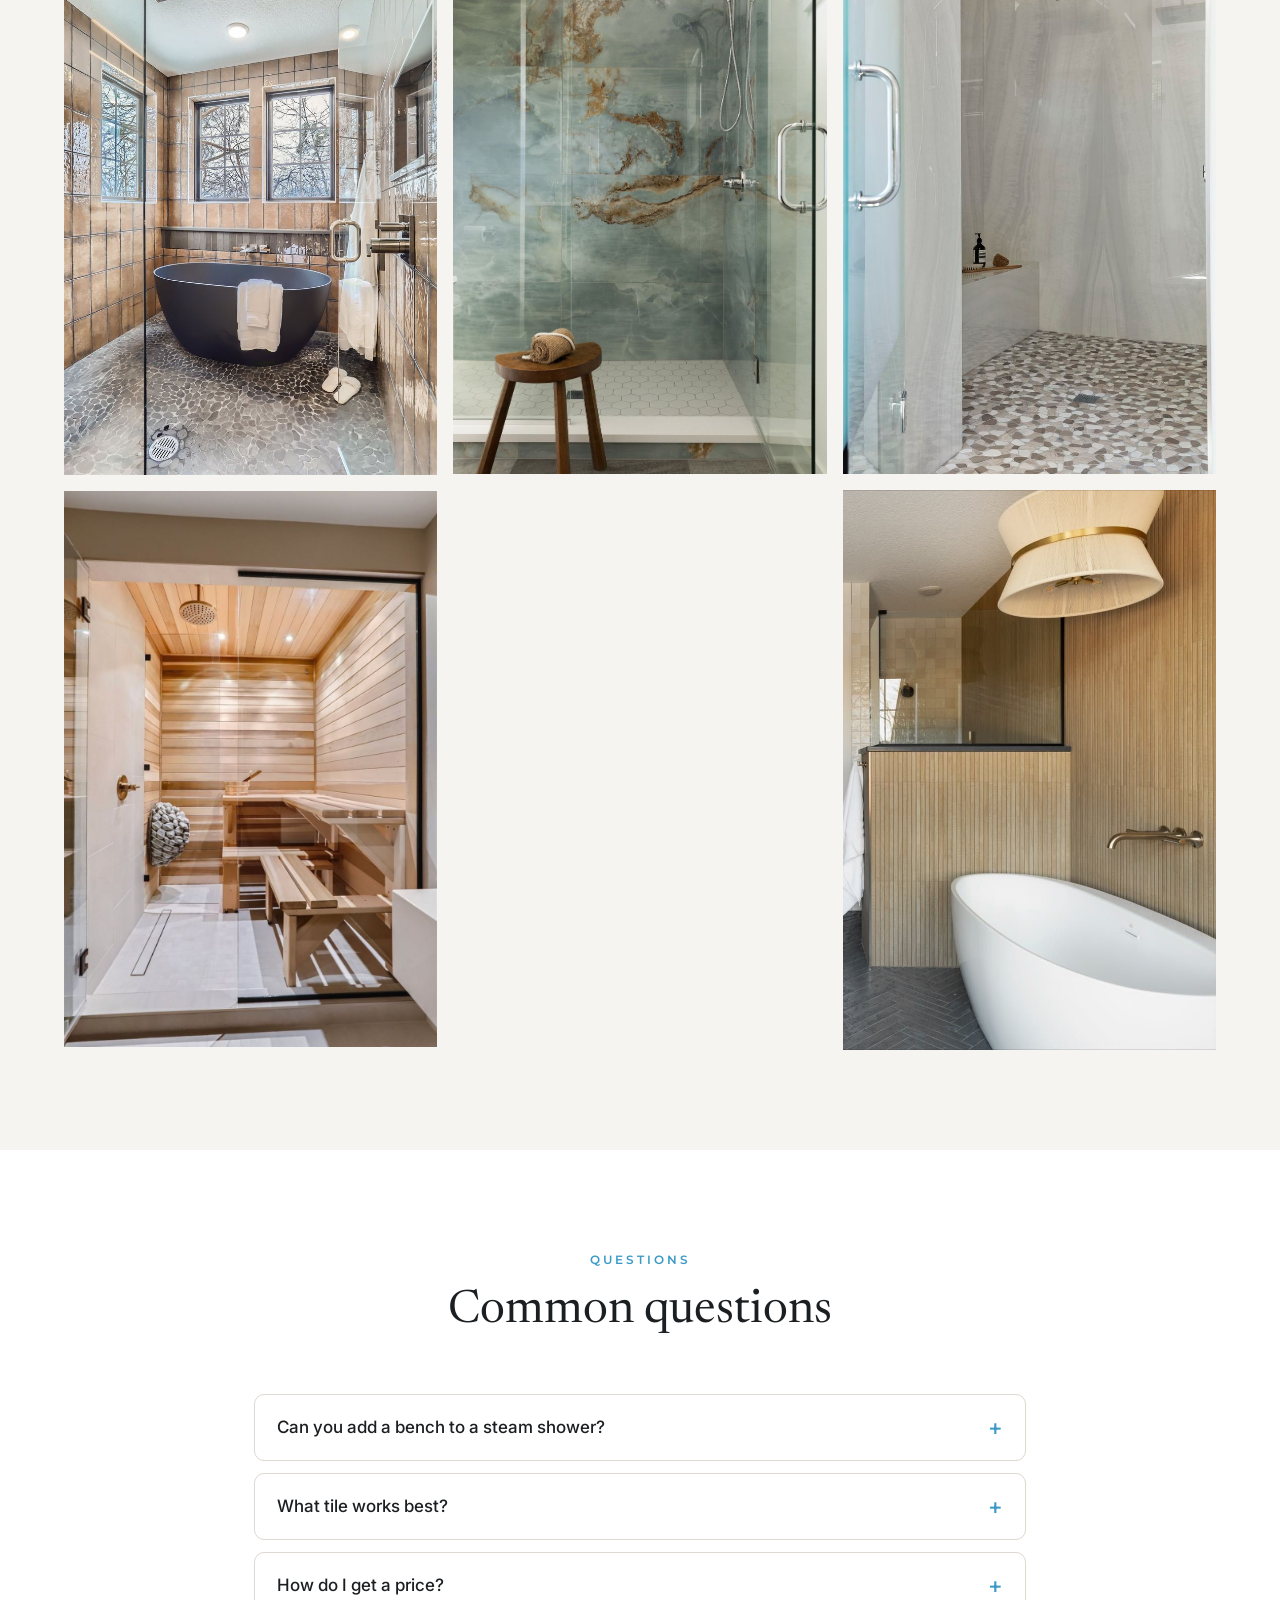
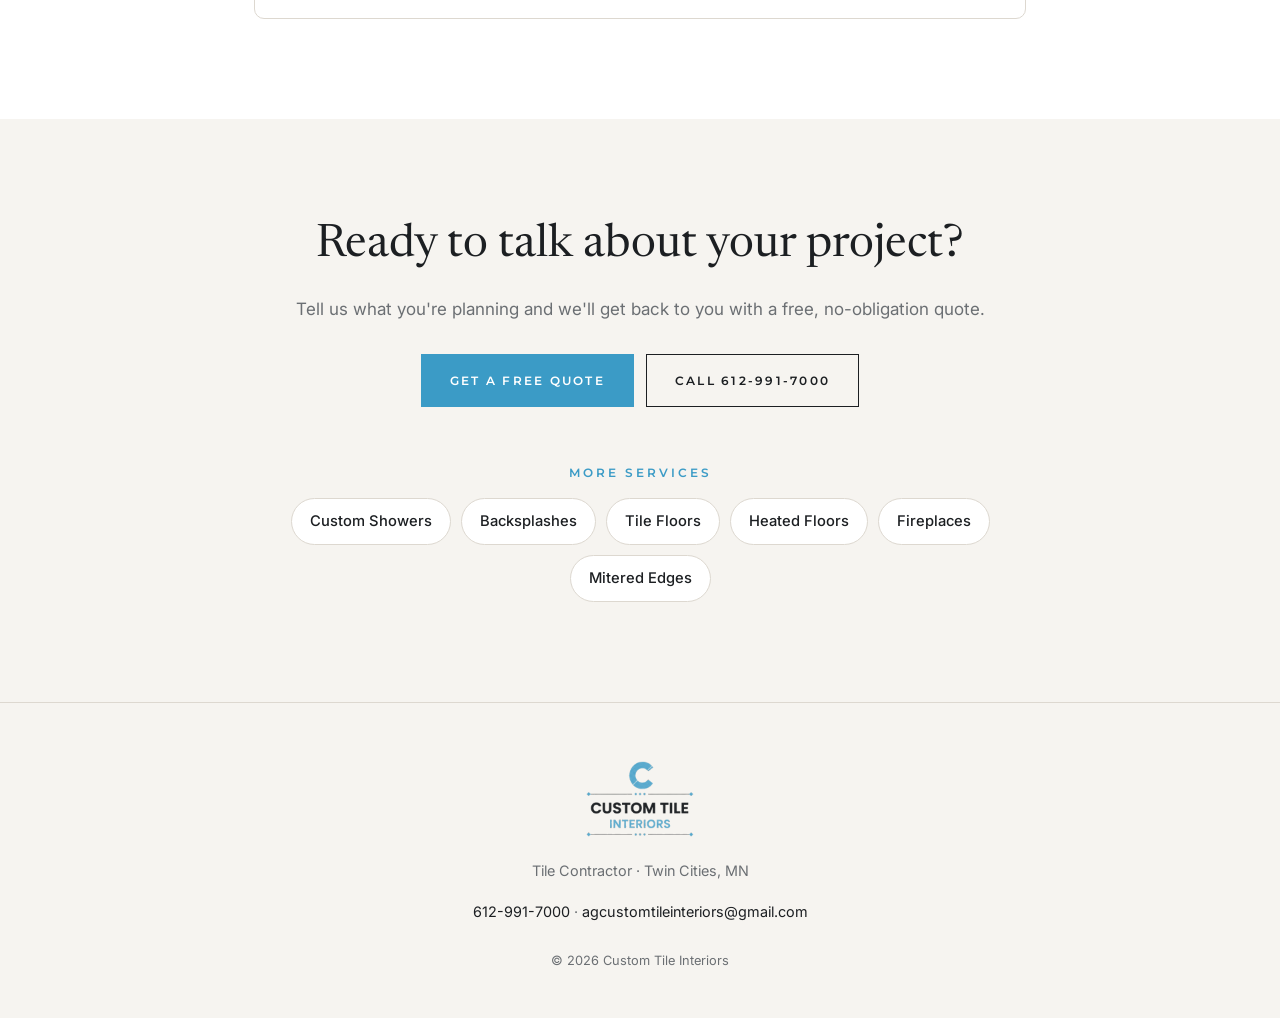
<file: services/steam-showers/index.html>
<!doctype html>
<html lang="en">
<head>
  <meta charset="utf-8">
  <meta name="viewport" content="width=device-width, initial-scale=1">
  <link rel="canonical" href="https://customtileinteriorsmn.com/services/steam-showers/">
  <title>Steam Shower Tile Installation in the Twin Cities | Custom Tile Interiors</title>
  <meta name="description" content="Tiled steam showers and spa bathrooms across Minneapolis, St. Paul and the Twin Cities. Fully enclosed, carefully detailed tile work. Free quotes: 612-991-7000.">
  <link rel="icon" href="/images/favicon.png" type="image/png">
  <link rel="apple-touch-icon" href="/images/apple-touch-icon.png">
  <meta name="theme-color" content="#ffffff">
  <meta property="og:type" content="website">
  <meta property="og:title" content="Steam Shower Tile Installation in the Twin Cities | Custom Tile Interiors">
  <meta property="og:description" content="Tiled steam showers and spa bathrooms across Minneapolis, St. Paul and the Twin Cities. Fully enclosed, carefully detailed tile work. Free quotes: 612-991-7000.">
  <meta property="og:image" content="https://customtileinteriorsmn.com/images/wet-room-tub-shower.jpg">
  <meta property="og:url" content="https://customtileinteriorsmn.com/services/steam-showers/">
  <meta name="twitter:card" content="summary_large_image">
  <link rel="preconnect" href="https://fonts.googleapis.com">
  <link rel="preconnect" href="https://fonts.gstatic.com" crossorigin>
  <link href="https://fonts.googleapis.com/css2?family=Newsreader:ital,opsz,wght@0,6..72,400;0,6..72,500;1,6..72,400&family=Montserrat:wght@500;600&family=Inter:wght@400;500&display=swap" rel="stylesheet">
  <link rel="stylesheet" href="/styles.css?v=37">
  <!-- Business and page details for Google (not shown on the page) -->
  <script type="application/ld+json">
[
  {
    "@context": "https://schema.org",
    "@type": "Service",
    "name": "Steam Showers",
    "serviceType": "Steam Showers",
    "description": "Tiled steam showers and spa bathrooms across Minneapolis, St. Paul and the Twin Cities. Fully enclosed, carefully detailed tile work. Free quotes: 612-991-7000.",
    "url": "https://customtileinteriorsmn.com/services/steam-showers/",
    "provider": {
      "@type": "HomeAndConstructionBusiness",
      "@id": "https://customtileinteriorsmn.com/#business",
      "name": "Custom Tile Interiors",
      "telephone": "+1-612-991-7000",
      "url": "https://customtileinteriorsmn.com/"
    },
    "areaServed": {
      "@type": "Place",
      "name": "Twin Cities metro, Minnesota"
    },
    "image": "https://customtileinteriorsmn.com/images/wet-room-tub-shower.jpg"
  },
  {
    "@context": "https://schema.org",
    "@type": "BreadcrumbList",
    "itemListElement": [
      {
        "@type": "ListItem",
        "position": 1,
        "name": "Home",
        "item": "https://customtileinteriorsmn.com/"
      },
      {
        "@type": "ListItem",
        "position": 2,
        "name": "Services",
        "item": "https://customtileinteriorsmn.com/#services"
      },
      {
        "@type": "ListItem",
        "position": 3,
        "name": "Steam Showers",
        "item": "https://customtileinteriorsmn.com/services/steam-showers/"
      }
    ]
  },
  {
    "@context": "https://schema.org",
    "@type": "FAQPage",
    "mainEntity": [
      {
        "@type": "Question",
        "name": "Can you add a bench to a steam shower?",
        "acceptedAnswer": {
          "@type": "Answer",
          "text": "Yes. A built-in tile bench is one of the most popular steam shower features, and we finish it to match the walls."
        }
      },
      {
        "@type": "Question",
        "name": "What tile works best?",
        "acceptedAnswer": {
          "@type": "Answer",
          "text": "Porcelain and large-format tile are common choices. We'll help you pick a tile that fits the look you want."
        }
      },
      {
        "@type": "Question",
        "name": "How do I get a price?",
        "acceptedAnswer": {
          "@type": "Answer",
          "text": "Use the free quote form or call 612-991-7000 and tell us about your bathroom."
        }
      }
    ]
  }
]
  </script>
</head>
<body class="svc-page">
  <!-- This page is made by build_service_pages.py. Edit tools/build_service_pages.py, not this file. -->

  <div class="top-bar">
    <div class="container top-bar-inner">
      <span>Serving the Twin Cities, Minnesota</span>
      <a href="tel:+16129917000">612-991-7000</a>
    </div>
  </div>

  <header class="site-header">
    <div class="container header-inner">
      <a href="/" class="brand" aria-label="Custom Tile Interiors home">
        <img src="/images/logo-light-text.png" alt="Custom Tile Interiors logo" width="336" height="238">
        <span class="brand-c" aria-hidden="true"><i style="clip-path: polygon(58.0% 42.0%, 74.4% 41.0%, 74.4% 52.6%); --tx: 2%; --ty: 184%; --r: 19deg; animation-delay: 106ms"></i><i style="clip-path: polygon(77.6% 40.8%, 94.5% 39.8%, 94.5% 65.7%, 77.6% 54.7%); --tx: 4%; --ty: 185%; --r: -14deg; animation-delay: 100ms"></i><i style="clip-path: polygon(96.7% 39.6%, 110.5% 38.8%, 110.5% 76.1%, 96.7% 67.1%); --tx: 8%; --ty: 198%; --r: -18deg; animation-delay: 83ms"></i><i style="clip-path: polygon(58.0% 42.0%, 75.1% 53.1%, 60.9% 65.6%); --tx: -3%; --ty: 199%; --r: 9deg; animation-delay: 75ms"></i><i style="clip-path: polygon(75.3% 53.3%, 94.6% 65.8%, 64.2% 92.5%, 60.9% 65.9%); --tx: 9%; --ty: 208%; --r: 7deg; animation-delay: 73ms"></i><i style="clip-path: polygon(94.4% 65.7%, 110.5% 76.1%, 66.9% 114.5%, 64.2% 92.3%); --tx: -0%; --ty: 151%; --r: 1deg; animation-delay: 22ms"></i><i style="clip-path: polygon(58.0% 42.0%, 60.9% 65.9%, 48.6% 65.9%); --tx: -3%; --ty: 165%; --r: -21deg; animation-delay: 85ms"></i><i style="clip-path: polygon(60.4% 61.6%, 63.8% 89.6%, 39.3% 89.6%, 50.3% 61.6%); --tx: -0%; --ty: 201%; --r: 1deg; animation-delay: 64ms"></i><i style="clip-path: polygon(63.6% 88.0%, 66.9% 114.5%, 29.5% 114.5%, 39.9% 88.0%); --tx: -0%; --ty: 190%; --r: -2deg; animation-delay: 9ms"></i><i style="clip-path: polygon(58.0% 42.0%, 49.2% 64.5%, 35.5% 49.9%); --tx: 6%; --ty: 210%; --r: 15deg; animation-delay: 104ms"></i><i style="clip-path: polygon(49.4% 63.8%, 39.1% 90.0%, 10.0% 58.8%, 36.2% 49.6%); --tx: -4%; --ty: 164%; --r: -9deg; animation-delay: 57ms"></i><i style="clip-path: polygon(37.1% 95.2%, 29.5% 114.5%, -14.5% 67.4%, 4.8% 60.6%); --tx: -1%; --ty: 174%; --r: 15deg; animation-delay: 40ms"></i><i style="clip-path: polygon(58.0% 42.0%, 33.5% 50.6%, 33.5% 34.4%); --tx: 4%; --ty: 201%; --r: -22deg; animation-delay: 100ms"></i><i style="clip-path: polygon(31.4% 51.3%, 10.0% 58.8%, 10.0% 27.0%, 31.4% 33.7%); --tx: 1%; --ty: 178%; --r: 21deg; animation-delay: 107ms"></i><i style="clip-path: polygon(12.5% 57.9%, -14.5% 67.4%, -14.5% 19.4%, 12.5% 27.8%); --tx: -11%; --ty: 188%; --r: 12deg; animation-delay: 101ms"></i><i style="clip-path: polygon(58.0% 42.0%, 31.2% 33.6%, 42.4% 22.6%); --tx: -6%; --ty: 170%; --r: 20deg; animation-delay: 137ms"></i><i style="clip-path: polygon(31.5% 33.7%, 5.9% 25.8%, 27.6% 4.3%, 42.5% 22.8%); --tx: -7%; --ty: 165%; --r: -18deg; animation-delay: 127ms"></i><i style="clip-path: polygon(7.1% 26.1%, -14.5% 19.4%, 15.7% -10.5%, 28.3% 5.1%); --tx: -1%; --ty: 161%; --r: 3deg; animation-delay: 161ms"></i><i style="clip-path: polygon(58.0% 42.0%, 45.8% 26.9%, 60.7% 26.9%); --tx: -3%; --ty: 194%; --r: -16deg; animation-delay: 134ms"></i><i style="clip-path: polygon(45.6% 26.6%, 31.1% 8.5%, 64.0% 8.5%, 60.8% 26.6%); --tx: -5%; --ty: 175%; --r: -13deg; animation-delay: 142ms"></i><i style="clip-path: polygon(28.3% 5.1%, 15.7% -10.5%, 67.4% -10.5%, 64.6% 5.1%); --tx: 5%; --ty: 198%; --r: -9deg; animation-delay: 199ms"></i><i style="clip-path: polygon(58.0% 42.0%, 61.0% 25.5%, 72.2% 25.5%); --tx: -2%; --ty: 174%; --r: 16deg; animation-delay: 136ms"></i><i style="clip-path: polygon(60.9% 25.8%, 64.3% 7.0%, 88.2% 7.0%, 71.9% 25.8%); --tx: -2%; --ty: 209%; --r: -13deg; animation-delay: 144ms"></i><i style="clip-path: polygon(64.3% 6.7%, 67.4% -10.5%, 103.2% -10.5%, 88.4% 6.7%); --tx: 7%; --ty: 170%; --r: -9deg; animation-delay: 165ms"></i><i style="clip-path: polygon(58.0% 42.0%, 72.7% 25.0%, 75.0% 41.0%); --tx: -3%; --ty: 185%; --r: -11deg; animation-delay: 126ms"></i><i style="clip-path: polygon(73.1% 24.5%, 86.9% 8.5%, 91.5% 39.9%, 75.5% 40.9%); --tx: 2%; --ty: 177%; --r: 20deg; animation-delay: 133ms"></i><i style="clip-path: polygon(86.7% 8.7%, 103.2% -10.5%, 110.5% 38.8%, 91.3% 40.0%); --tx: 7%; --ty: 202%; --r: -14deg; animation-delay: 135ms"></i></span>
      </a>
      <nav class="nav" aria-label="Main">
        <a href="/#services">Services</a>
        <a href="/#work">Our Work</a>
        <a href="/#reviews">Reviews</a>
        <a href="/#about">About</a>
        <a href="/#quote" class="btn btn-solid">Free Quote</a>
      </nav>
    </div>
    <nav class="nav-mobile" aria-label="Main">
      <a href="/#services">Services</a>
      <a href="/#work">Our Work</a>
      <a href="/#reviews">Reviews</a>
      <a href="/#about">About</a>
    </nav>
  </header>

  <main>
    <section class="svc-hero">
      <div class="container narrow">
        <nav class="crumbs" aria-label="Breadcrumb"><a href="/">Home</a> <span>›</span> <a href="/#services">Services</a> <span>›</span> <span aria-current="page">Steam Showers</span></nav>
        <p class="label">Twin Cities, MN</p>
        <h1>Steam showers</h1>
        <p class="svc-lead">Fully enclosed, tiled steam showers that turn a bathroom into a spa. Careful tile work on walls, ceilings, benches and floors, across the Twin Cities.</p>
        <div class="svc-actions">
          <a href="/#quote" class="btn btn-solid">Get a Free Quote</a>
          <a href="tel:+16129917000" class="btn btn-outline">Call 612-991-7000</a>
        </div>
      </div>
    </section>

    <section class="section svc-body">
      <div class="container narrow">
        <section class="svc-block">
          <h2>What&#x27;s included</h2>
          <ul class="svc-list">
            <li>Tile on every surface inside the steam enclosure, including walls, benches and floor.</li>
            <li>Built-in benches and niches, finished with clean mitered edges.</li>
            <li>A layout planned so the tile pattern flows continuously around the space.</li>
          </ul>
        </section>
        <section class="svc-block">
          <h2>Planning a steam shower</h2>
          <ul class="svc-list">
            <li>Steam showers need more planning than a regular shower, so we talk through the layout, tile choice and details with you before work starts.</li>
            <li>Large-format tile and slabs are a popular choice because fewer grout lines means a cleaner look and less to maintain.</li>
          </ul>
        </section>
      </div>
    </section>

    <section class="section section-stone">
      <div class="container">
        <div class="section-head">
          <p class="label">Our work</p>
          <h2>Steam Showers we've done</h2>
        </div>
        <div class="gallery">
          <figure><img src="/images/wet-room-tub-shower.jpg" width="736" height="1106" alt="Steam Showers by Custom Tile Interiors" loading="lazy"></figure>
          <figure><img src="/images/sauna-shower-room.jpg" width="940" height="1400" alt="Steam Showers by Custom Tile Interiors" loading="lazy"></figure>
          <figure><img src="/images/shower-onyx-slab.jpg" width="933" height="1400" alt="Steam Showers by Custom Tile Interiors" loading="lazy"></figure>
          <figure><img src="/images/shower-porcelain-slabs.jpg" width="736" height="1104" alt="Steam Showers by Custom Tile Interiors" loading="lazy"></figure>
          <figure><img src="/images/bathroom-moody-warm.jpg" width="736" height="1104" alt="Steam Showers by Custom Tile Interiors" loading="lazy"></figure>
        </div>
      </div>
    </section>

    <section class="section">
      <div class="container narrow">
        <div class="section-head">
          <p class="label">Questions</p>
          <h2>Common questions</h2>
        </div>
        <div class="faq">
          <details class="faq-item">
            <summary>Can you add a bench to a steam shower?</summary>
            <p>Yes. A built-in tile bench is one of the most popular steam shower features, and we finish it to match the walls.</p>
          </details>
          <details class="faq-item">
            <summary>What tile works best?</summary>
            <p>Porcelain and large-format tile are common choices. We&#x27;ll help you pick a tile that fits the look you want.</p>
          </details>
          <details class="faq-item">
            <summary>How do I get a price?</summary>
            <p>Use the free quote form or call 612-991-7000 and tell us about your bathroom.</p>
          </details>
        </div>
      </div>
    </section>

    <section class="section section-stone svc-cta">
      <div class="container narrow">
        <h2>Ready to talk about your project?</h2>
        <p>Tell us what you're planning and we'll get back to you with a free, no-obligation quote.</p>
        <div class="svc-actions">
          <a href="/#quote" class="btn btn-solid">Get a Free Quote</a>
          <a href="tel:+16129917000" class="btn btn-outline">Call 612-991-7000</a>
        </div>
        <p class="label svc-more-label">More services</p>
        <div class="svc-more">
          <a href="/services/custom-showers/">Custom Showers</a>
          <a href="/services/backsplashes/">Backsplashes</a>
          <a href="/services/tile-floors/">Tile Floors</a>
          <a href="/services/heated-floors/">Heated Floors</a>
          <a href="/services/fireplaces/">Fireplaces</a>
          <a href="/services/mitered-edges/">Mitered Edges</a>
        </div>
      </div>
    </section>
  </main>

  <footer class="site-footer">
    <div class="container footer-inner">
      <img src="/images/logo-light.png" alt="Custom Tile Interiors" class="footer-logo" width="336" height="238">
      <p>Tile Contractor · Twin Cities, MN</p>
      <p><a href="tel:+16129917000">612-991-7000</a> · <a href="mailto:agcustomtileinteriors@gmail.com">agcustomtileinteriors@gmail.com</a></p>
      <p class="copyright">© <span id="year">2026</span> Custom Tile Interiors</p>
    </div>
  </footer>

  <a href="tel:+16129917000" class="mobile-call">Call for a Free Quote</a>

  <script src="/script.js?v=38"></script>
</body>
</html>
</file>
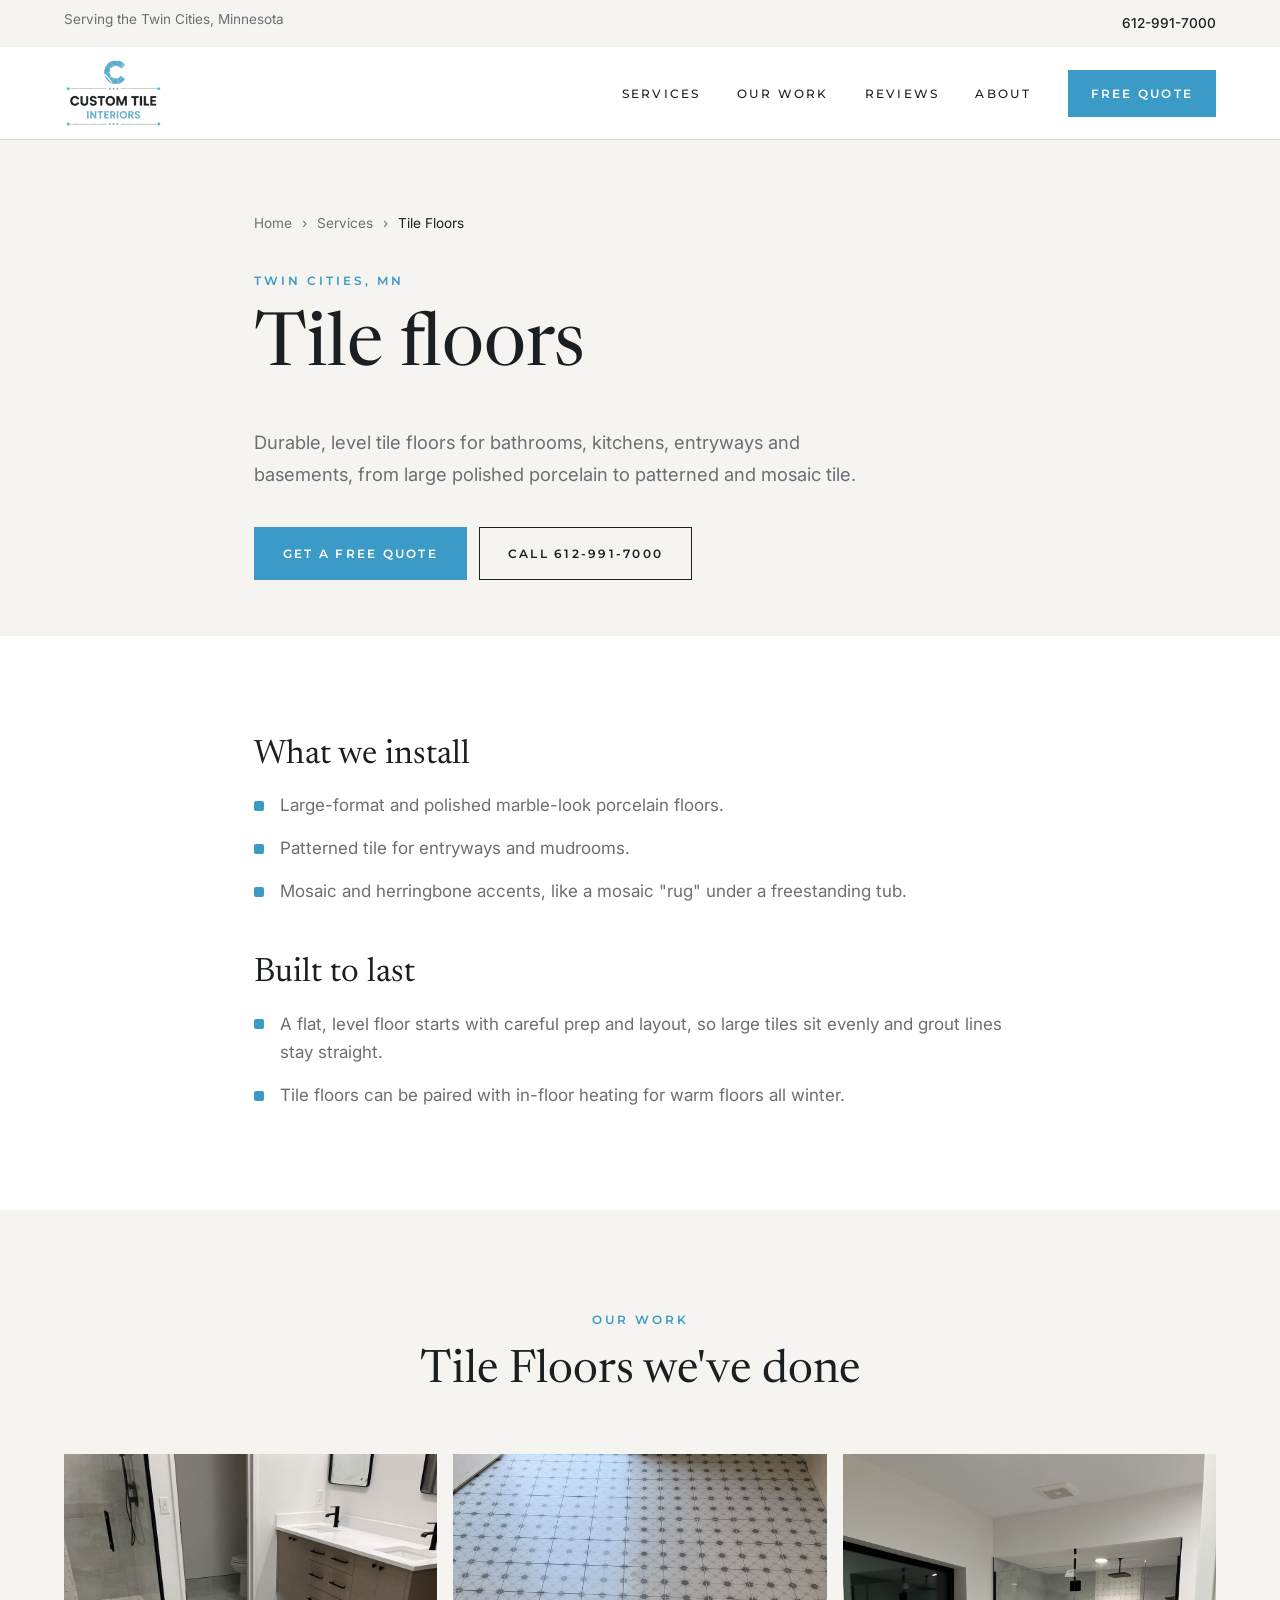
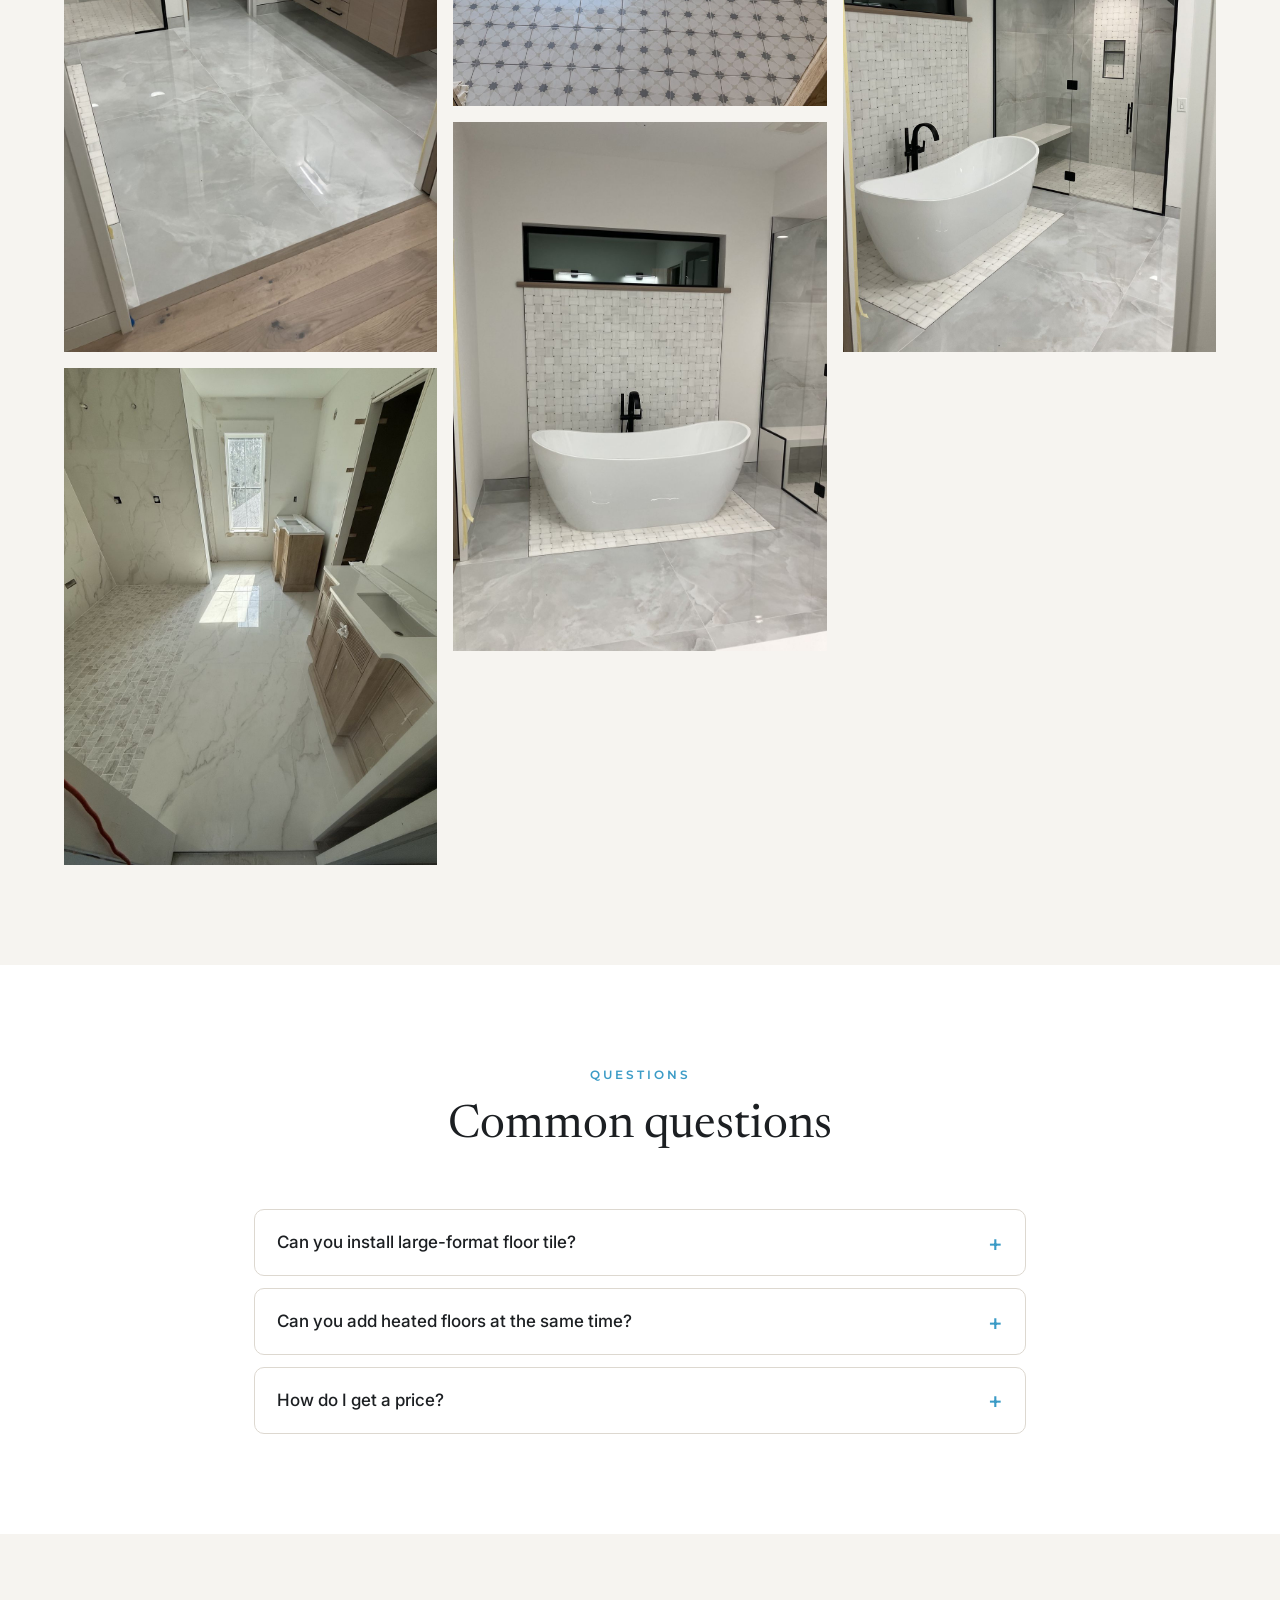
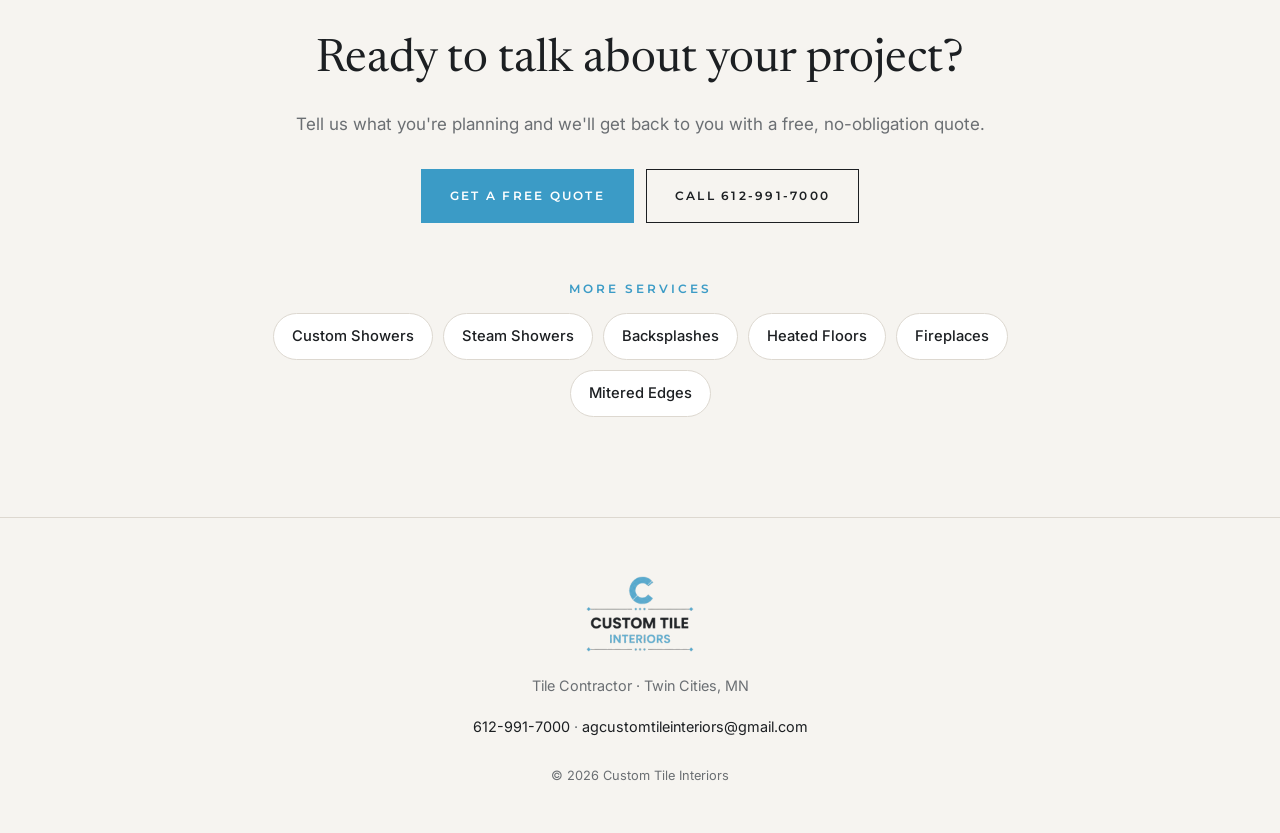
<file: services/tile-floors/index.html>
<!doctype html>
<html lang="en">
<head>
  <meta charset="utf-8">
  <meta name="viewport" content="width=device-width, initial-scale=1">
  <link rel="canonical" href="https://customtileinteriorsmn.com/services/tile-floors/">
  <title>Tile Floor Installation in the Twin Cities | Custom Tile Interiors</title>
  <meta name="description" content="Tile floor installation across Minneapolis, St. Paul and the Twin Cities: large-format, marble-look, patterned and mosaic tile for bathrooms, kitchens and entryways. Free quotes: 612-991-7000.">
  <link rel="icon" href="/images/favicon.png" type="image/png">
  <link rel="apple-touch-icon" href="/images/apple-touch-icon.png">
  <meta name="theme-color" content="#ffffff">
  <meta property="og:type" content="website">
  <meta property="og:title" content="Tile Floor Installation in the Twin Cities | Custom Tile Interiors">
  <meta property="og:description" content="Tile floor installation across Minneapolis, St. Paul and the Twin Cities: large-format, marble-look, patterned and mosaic tile for bathrooms, kitchens and entryways. Free quotes: 612-991-7000.">
  <meta property="og:image" content="https://customtileinteriorsmn.com/images/floor-large-format.jpg">
  <meta property="og:url" content="https://customtileinteriorsmn.com/services/tile-floors/">
  <meta name="twitter:card" content="summary_large_image">
  <link rel="preconnect" href="https://fonts.googleapis.com">
  <link rel="preconnect" href="https://fonts.gstatic.com" crossorigin>
  <link href="https://fonts.googleapis.com/css2?family=Newsreader:ital,opsz,wght@0,6..72,400;0,6..72,500;1,6..72,400&family=Montserrat:wght@500;600&family=Inter:wght@400;500&display=swap" rel="stylesheet">
  <link rel="stylesheet" href="/styles.css?v=37">
  <!-- Business and page details for Google (not shown on the page) -->
  <script type="application/ld+json">
[
  {
    "@context": "https://schema.org",
    "@type": "Service",
    "name": "Tile Floors",
    "serviceType": "Tile Floors",
    "description": "Tile floor installation across Minneapolis, St. Paul and the Twin Cities: large-format, marble-look, patterned and mosaic tile for bathrooms, kitchens and entryways. Free quotes: 612-991-7000.",
    "url": "https://customtileinteriorsmn.com/services/tile-floors/",
    "provider": {
      "@type": "HomeAndConstructionBusiness",
      "@id": "https://customtileinteriorsmn.com/#business",
      "name": "Custom Tile Interiors",
      "telephone": "+1-612-991-7000",
      "url": "https://customtileinteriorsmn.com/"
    },
    "areaServed": {
      "@type": "Place",
      "name": "Twin Cities metro, Minnesota"
    },
    "image": "https://customtileinteriorsmn.com/images/floor-large-format.jpg"
  },
  {
    "@context": "https://schema.org",
    "@type": "BreadcrumbList",
    "itemListElement": [
      {
        "@type": "ListItem",
        "position": 1,
        "name": "Home",
        "item": "https://customtileinteriorsmn.com/"
      },
      {
        "@type": "ListItem",
        "position": 2,
        "name": "Services",
        "item": "https://customtileinteriorsmn.com/#services"
      },
      {
        "@type": "ListItem",
        "position": 3,
        "name": "Tile Floors",
        "item": "https://customtileinteriorsmn.com/services/tile-floors/"
      }
    ]
  },
  {
    "@context": "https://schema.org",
    "@type": "FAQPage",
    "mainEntity": [
      {
        "@type": "Question",
        "name": "Can you install large-format floor tile?",
        "acceptedAnswer": {
          "@type": "Answer",
          "text": "Yes. Large-format porcelain is one of our specialties, for bathrooms and open living areas alike."
        }
      },
      {
        "@type": "Question",
        "name": "Can you add heated floors at the same time?",
        "acceptedAnswer": {
          "@type": "Answer",
          "text": "Yes. Heated floors are installed under the tile, so it's best to plan them together. See our heated floors page."
        }
      },
      {
        "@type": "Question",
        "name": "How do I get a price?",
        "acceptedAnswer": {
          "@type": "Answer",
          "text": "Use the free quote form or call 612-991-7000 with the room size and tile you have in mind."
        }
      }
    ]
  }
]
  </script>
</head>
<body class="svc-page">
  <!-- This page is made by build_service_pages.py. Edit tools/build_service_pages.py, not this file. -->

  <div class="top-bar">
    <div class="container top-bar-inner">
      <span>Serving the Twin Cities, Minnesota</span>
      <a href="tel:+16129917000">612-991-7000</a>
    </div>
  </div>

  <header class="site-header">
    <div class="container header-inner">
      <a href="/" class="brand" aria-label="Custom Tile Interiors home">
        <img src="/images/logo-light-text.png" alt="Custom Tile Interiors logo" width="336" height="238">
        <span class="brand-c" aria-hidden="true"><i style="clip-path: polygon(58.0% 42.0%, 74.4% 41.0%, 74.4% 52.6%); --tx: 2%; --ty: 184%; --r: 19deg; animation-delay: 106ms"></i><i style="clip-path: polygon(77.6% 40.8%, 94.5% 39.8%, 94.5% 65.7%, 77.6% 54.7%); --tx: 4%; --ty: 185%; --r: -14deg; animation-delay: 100ms"></i><i style="clip-path: polygon(96.7% 39.6%, 110.5% 38.8%, 110.5% 76.1%, 96.7% 67.1%); --tx: 8%; --ty: 198%; --r: -18deg; animation-delay: 83ms"></i><i style="clip-path: polygon(58.0% 42.0%, 75.1% 53.1%, 60.9% 65.6%); --tx: -3%; --ty: 199%; --r: 9deg; animation-delay: 75ms"></i><i style="clip-path: polygon(75.3% 53.3%, 94.6% 65.8%, 64.2% 92.5%, 60.9% 65.9%); --tx: 9%; --ty: 208%; --r: 7deg; animation-delay: 73ms"></i><i style="clip-path: polygon(94.4% 65.7%, 110.5% 76.1%, 66.9% 114.5%, 64.2% 92.3%); --tx: -0%; --ty: 151%; --r: 1deg; animation-delay: 22ms"></i><i style="clip-path: polygon(58.0% 42.0%, 60.9% 65.9%, 48.6% 65.9%); --tx: -3%; --ty: 165%; --r: -21deg; animation-delay: 85ms"></i><i style="clip-path: polygon(60.4% 61.6%, 63.8% 89.6%, 39.3% 89.6%, 50.3% 61.6%); --tx: -0%; --ty: 201%; --r: 1deg; animation-delay: 64ms"></i><i style="clip-path: polygon(63.6% 88.0%, 66.9% 114.5%, 29.5% 114.5%, 39.9% 88.0%); --tx: -0%; --ty: 190%; --r: -2deg; animation-delay: 9ms"></i><i style="clip-path: polygon(58.0% 42.0%, 49.2% 64.5%, 35.5% 49.9%); --tx: 6%; --ty: 210%; --r: 15deg; animation-delay: 104ms"></i><i style="clip-path: polygon(49.4% 63.8%, 39.1% 90.0%, 10.0% 58.8%, 36.2% 49.6%); --tx: -4%; --ty: 164%; --r: -9deg; animation-delay: 57ms"></i><i style="clip-path: polygon(37.1% 95.2%, 29.5% 114.5%, -14.5% 67.4%, 4.8% 60.6%); --tx: -1%; --ty: 174%; --r: 15deg; animation-delay: 40ms"></i><i style="clip-path: polygon(58.0% 42.0%, 33.5% 50.6%, 33.5% 34.4%); --tx: 4%; --ty: 201%; --r: -22deg; animation-delay: 100ms"></i><i style="clip-path: polygon(31.4% 51.3%, 10.0% 58.8%, 10.0% 27.0%, 31.4% 33.7%); --tx: 1%; --ty: 178%; --r: 21deg; animation-delay: 107ms"></i><i style="clip-path: polygon(12.5% 57.9%, -14.5% 67.4%, -14.5% 19.4%, 12.5% 27.8%); --tx: -11%; --ty: 188%; --r: 12deg; animation-delay: 101ms"></i><i style="clip-path: polygon(58.0% 42.0%, 31.2% 33.6%, 42.4% 22.6%); --tx: -6%; --ty: 170%; --r: 20deg; animation-delay: 137ms"></i><i style="clip-path: polygon(31.5% 33.7%, 5.9% 25.8%, 27.6% 4.3%, 42.5% 22.8%); --tx: -7%; --ty: 165%; --r: -18deg; animation-delay: 127ms"></i><i style="clip-path: polygon(7.1% 26.1%, -14.5% 19.4%, 15.7% -10.5%, 28.3% 5.1%); --tx: -1%; --ty: 161%; --r: 3deg; animation-delay: 161ms"></i><i style="clip-path: polygon(58.0% 42.0%, 45.8% 26.9%, 60.7% 26.9%); --tx: -3%; --ty: 194%; --r: -16deg; animation-delay: 134ms"></i><i style="clip-path: polygon(45.6% 26.6%, 31.1% 8.5%, 64.0% 8.5%, 60.8% 26.6%); --tx: -5%; --ty: 175%; --r: -13deg; animation-delay: 142ms"></i><i style="clip-path: polygon(28.3% 5.1%, 15.7% -10.5%, 67.4% -10.5%, 64.6% 5.1%); --tx: 5%; --ty: 198%; --r: -9deg; animation-delay: 199ms"></i><i style="clip-path: polygon(58.0% 42.0%, 61.0% 25.5%, 72.2% 25.5%); --tx: -2%; --ty: 174%; --r: 16deg; animation-delay: 136ms"></i><i style="clip-path: polygon(60.9% 25.8%, 64.3% 7.0%, 88.2% 7.0%, 71.9% 25.8%); --tx: -2%; --ty: 209%; --r: -13deg; animation-delay: 144ms"></i><i style="clip-path: polygon(64.3% 6.7%, 67.4% -10.5%, 103.2% -10.5%, 88.4% 6.7%); --tx: 7%; --ty: 170%; --r: -9deg; animation-delay: 165ms"></i><i style="clip-path: polygon(58.0% 42.0%, 72.7% 25.0%, 75.0% 41.0%); --tx: -3%; --ty: 185%; --r: -11deg; animation-delay: 126ms"></i><i style="clip-path: polygon(73.1% 24.5%, 86.9% 8.5%, 91.5% 39.9%, 75.5% 40.9%); --tx: 2%; --ty: 177%; --r: 20deg; animation-delay: 133ms"></i><i style="clip-path: polygon(86.7% 8.7%, 103.2% -10.5%, 110.5% 38.8%, 91.3% 40.0%); --tx: 7%; --ty: 202%; --r: -14deg; animation-delay: 135ms"></i></span>
      </a>
      <nav class="nav" aria-label="Main">
        <a href="/#services">Services</a>
        <a href="/#work">Our Work</a>
        <a href="/#reviews">Reviews</a>
        <a href="/#about">About</a>
        <a href="/#quote" class="btn btn-solid">Free Quote</a>
      </nav>
    </div>
    <nav class="nav-mobile" aria-label="Main">
      <a href="/#services">Services</a>
      <a href="/#work">Our Work</a>
      <a href="/#reviews">Reviews</a>
      <a href="/#about">About</a>
    </nav>
  </header>

  <main>
    <section class="svc-hero">
      <div class="container narrow">
        <nav class="crumbs" aria-label="Breadcrumb"><a href="/">Home</a> <span>›</span> <a href="/#services">Services</a> <span>›</span> <span aria-current="page">Tile Floors</span></nav>
        <p class="label">Twin Cities, MN</p>
        <h1>Tile floors</h1>
        <p class="svc-lead">Durable, level tile floors for bathrooms, kitchens, entryways and basements, from large polished porcelain to patterned and mosaic tile.</p>
        <div class="svc-actions">
          <a href="/#quote" class="btn btn-solid">Get a Free Quote</a>
          <a href="tel:+16129917000" class="btn btn-outline">Call 612-991-7000</a>
        </div>
      </div>
    </section>

    <section class="section svc-body">
      <div class="container narrow">
        <section class="svc-block">
          <h2>What we install</h2>
          <ul class="svc-list">
            <li>Large-format and polished marble-look porcelain floors.</li>
            <li>Patterned tile for entryways and mudrooms.</li>
            <li>Mosaic and herringbone accents, like a mosaic &quot;rug&quot; under a freestanding tub.</li>
          </ul>
        </section>
        <section class="svc-block">
          <h2>Built to last</h2>
          <ul class="svc-list">
            <li>A flat, level floor starts with careful prep and layout, so large tiles sit evenly and grout lines stay straight.</li>
            <li>Tile floors can be paired with in-floor heating for warm floors all winter.</li>
          </ul>
        </section>
      </div>
    </section>

    <section class="section section-stone">
      <div class="container">
        <div class="section-head">
          <p class="label">Our work</p>
          <h2>Tile Floors we've done</h2>
        </div>
        <div class="gallery">
          <figure><img src="/images/floor-large-format.jpg" width="1050" height="1400" alt="Tile Floors by Custom Tile Interiors" loading="lazy"></figure>
          <figure><img src="/images/bathroom-marble-floor-herringbone.jpg" width="1050" height="1400" alt="Tile Floors by Custom Tile Interiors" loading="lazy"></figure>
          <figure><img src="/images/floor-patterned-entry.jpg" width="1400" height="944" alt="Tile Floors by Custom Tile Interiors" loading="lazy"></figure>
          <figure><img src="/images/bathroom-tub-mosaic.jpg" width="987" height="1400" alt="Tile Floors by Custom Tile Interiors" loading="lazy"></figure>
          <figure><img src="/images/bathroom-tub-shower.jpg" width="1200" height="1600" alt="Tile Floors by Custom Tile Interiors" loading="lazy"></figure>
        </div>
      </div>
    </section>

    <section class="section">
      <div class="container narrow">
        <div class="section-head">
          <p class="label">Questions</p>
          <h2>Common questions</h2>
        </div>
        <div class="faq">
          <details class="faq-item">
            <summary>Can you install large-format floor tile?</summary>
            <p>Yes. Large-format porcelain is one of our specialties, for bathrooms and open living areas alike.</p>
          </details>
          <details class="faq-item">
            <summary>Can you add heated floors at the same time?</summary>
            <p>Yes. Heated floors are installed under the tile, so it&#x27;s best to plan them together. See our heated floors page.</p>
          </details>
          <details class="faq-item">
            <summary>How do I get a price?</summary>
            <p>Use the free quote form or call 612-991-7000 with the room size and tile you have in mind.</p>
          </details>
        </div>
      </div>
    </section>

    <section class="section section-stone svc-cta">
      <div class="container narrow">
        <h2>Ready to talk about your project?</h2>
        <p>Tell us what you're planning and we'll get back to you with a free, no-obligation quote.</p>
        <div class="svc-actions">
          <a href="/#quote" class="btn btn-solid">Get a Free Quote</a>
          <a href="tel:+16129917000" class="btn btn-outline">Call 612-991-7000</a>
        </div>
        <p class="label svc-more-label">More services</p>
        <div class="svc-more">
          <a href="/services/custom-showers/">Custom Showers</a>
          <a href="/services/steam-showers/">Steam Showers</a>
          <a href="/services/backsplashes/">Backsplashes</a>
          <a href="/services/heated-floors/">Heated Floors</a>
          <a href="/services/fireplaces/">Fireplaces</a>
          <a href="/services/mitered-edges/">Mitered Edges</a>
        </div>
      </div>
    </section>
  </main>

  <footer class="site-footer">
    <div class="container footer-inner">
      <img src="/images/logo-light.png" alt="Custom Tile Interiors" class="footer-logo" width="336" height="238">
      <p>Tile Contractor · Twin Cities, MN</p>
      <p><a href="tel:+16129917000">612-991-7000</a> · <a href="mailto:agcustomtileinteriors@gmail.com">agcustomtileinteriors@gmail.com</a></p>
      <p class="copyright">© <span id="year">2026</span> Custom Tile Interiors</p>
    </div>
  </footer>

  <a href="tel:+16129917000" class="mobile-call">Call for a Free Quote</a>

  <script src="/script.js?v=38"></script>
</body>
</html>
</file>
<file: styles.css>
/* ---------- Colors & basics ---------- */
:root {
  --white: #fff;
  --stone: #f6f4f0;       /* warm off-white sections */
  --stone-2: #e9e5df;     /* photo placeholders */
  --ink: #1c1f22;         /* matches the logo's dark text */
  --muted: #6b6f73;
  --line: #ddd8d0;
  --blue: #3b9bc6;        /* matches the logo */
  --blue-dark: #2a7ea6;
  --serif: "Newsreader", Georgia, serif;
  --sans: "Inter", system-ui, sans-serif;
  --caps: "Montserrat", system-ui, sans-serif;
}

* { box-sizing: border-box; }

html { scroll-behavior: smooth; scroll-padding-top: 90px; }

body {
  margin: 0;
  font-family: var(--sans);
  font-size: 17px;
  line-height: 1.7;
  color: var(--ink);
  background: var(--white);
}

img { max-width: 100%; height: auto; display: block; }
a { color: inherit; }

h1, h2, h3 {
  font-family: var(--serif);
  font-weight: 400;
  line-height: 1.15;
  margin: 0 0 0.5em;
}
h1 { font-size: clamp(2.5rem, 6vw, 4.6rem); }
h2 { font-size: clamp(2rem, 3.6vw, 2.9rem); }
h3 { font-size: 1.45rem; }
h1 em, h2 em { font-style: italic; }

.container {
  width: 100%;
  max-width: 1200px;
  margin: 0 auto;
  padding: 0 24px;
}
.narrow { max-width: 820px; }

/* Small spaced-out capital labels */
.label {
  font-family: var(--caps);
  font-weight: 600;
  font-size: 0.75rem;
  letter-spacing: 0.25em;
  text-transform: uppercase;
  color: var(--blue);
  margin: 0 0 1.2em;
}
.label-light { color: rgba(255,255,255,0.9); }

/* ---------- Buttons ---------- */
.btn {
  display: inline-block;
  font-family: var(--caps);
  font-weight: 600;
  font-size: 0.78rem;
  letter-spacing: 0.18em;
  text-transform: uppercase;
  text-decoration: none;
  padding: 15px 28px;
  border: 1px solid transparent;
  cursor: pointer;
  transition: background 0.2s, color 0.2s, border-color 0.2s;
}
.btn-solid { background: var(--blue); color: var(--white); }
.btn-solid:hover { background: var(--blue-dark); }
.btn-outline { border-color: var(--ink); color: var(--ink); background: transparent; }
.btn-outline:hover { background: var(--ink); color: var(--white); }
.btn-ghost { border-color: rgba(255,255,255,0.8); color: var(--white); }
.btn-ghost:hover { background: var(--white); color: var(--ink); }

/* ---------- Top bar & header ---------- */
.top-bar {
  background: var(--stone);
  font-size: 0.85rem;
  color: var(--muted);
}
.top-bar-inner {
  display: flex;
  justify-content: space-between;
  padding-top: 8px;
  padding-bottom: 8px;
}
.top-bar a { text-decoration: none; font-weight: 500; color: var(--ink); display: inline-block; padding: 4px 0; }

.site-header {
  position: sticky;
  top: 0;
  z-index: 50;
  background: rgba(255,255,255,0.97);
  border-bottom: 1px solid var(--line);
}
.header-inner {
  display: flex;
  align-items: center;
  height: 92px;
}
.brand img { height: 70px; width: auto; }
.nav {
  display: flex;
  align-items: center;
  gap: 36px;
  margin-left: auto;
}
.nav a:not(.btn) {
  padding: 10px 0;
  font-family: var(--caps);
  font-weight: 500;
  font-size: 0.78rem;
  letter-spacing: 0.18em;
  text-transform: uppercase;
  text-decoration: none;
}
.nav a:not(.btn):hover { color: var(--blue); }
.nav .btn { padding: 12px 22px; }

/* ---------- Hero ---------- */
.hero {
  position: relative;
  min-height: 82vh;
  display: grid;
  place-items: center;
  text-align: center;
  color: var(--white);
  padding: 80px 24px;
  background: linear-gradient(135deg, #b9b1a6 0%, #8f877d 55%, #6f685f 100%);
}
.hero-photo {
  position: absolute;
  inset: 0;
}
.hero-photo img {
  width: 100%;
  height: 100%;
  object-fit: cover;
}
/* Soft shade over the photo so the white text is easy to read */
.hero-photo::after {
  content: "";
  position: absolute;
  inset: 0;
  background: linear-gradient(rgba(20,22,24,0.35), rgba(20,22,24,0.45));
}
.hero-content { position: relative; max-width: 820px; }
.hero h1 { color: var(--white); }
.hero-lead {
  font-size: 1.15rem;
  max-width: 600px;
  margin: 0 auto 2.2em;
  color: rgba(255,255,255,0.92);
}
.hero-actions {
  display: flex;
  flex-wrap: wrap;
  justify-content: center;
  gap: 14px;
}

/* ---------- Intro ---------- */
.intro {
  padding: 100px 0 40px;
  text-align: center;
}
.intro-text {
  font-family: var(--serif);
  font-size: clamp(1.4rem, 2.6vw, 1.9rem);
  line-height: 1.45;
  margin: 0;
}

/* ---------- Sections ---------- */
.section { padding: 100px 0; }
.section-stone { background: var(--stone); }
.section-head { text-align: center; margin-bottom: 56px; }

/* Photo placeholder: a light tile pattern until real photos are added */
.ph {
  position: relative;
  margin: 0;
  background-color: var(--stone-2);
  background-image:
    linear-gradient(rgba(255,255,255,0.6) 1px, transparent 1px),
    linear-gradient(90deg, rgba(255,255,255,0.6) 1px, transparent 1px);
  background-size: 48px 48px;
  display: grid;
  place-items: center;
  overflow: hidden;
}
.ph span {
  font-family: var(--caps);
  font-weight: 500;
  font-size: 0.7rem;
  letter-spacing: 0.22em;
  text-transform: uppercase;
  color: #9a948b;
  background: rgba(255,255,255,0.75);
  padding: 6px 12px;
}
.ph img { width: 100%; height: 100%; object-fit: cover; }

/* ---------- Services ---------- */
.services-grid {
  display: grid;
  grid-template-columns: repeat(3, 1fr);
  gap: 56px 32px;
}
/* Each photo shows whole at its own shape, never cropped or zoomed */
.service .ph { display: block; margin-bottom: 22px; }
.service .ph img { height: auto; }
/* Second, smaller photo tucked into the corner of the main one */
.has-inset { position: relative; }
.has-inset .inset {
  position: absolute;
  right: 12px;
  bottom: 12px;
  width: 42%;
  border: 4px solid var(--white);
  box-shadow: 0 6px 20px rgba(0,0,0,0.25);
}
.service h3 { margin-bottom: 0.3em; }
.service p { color: var(--muted); margin: 0; font-size: 0.98rem; }

/* ---------- Split (mitered edges) ---------- */
.split {
  display: grid;
  grid-template-columns: 1fr 1fr;
  gap: 72px;
  align-items: center;
}
/* Mitered-edge photo: shown whole at its own shape */
.ph-tall { display: block; }
.ph-tall img { height: auto; }
.split-text p:not(.label) { color: var(--muted); }

/* ---------- Gallery ---------- */
/* Masonry-style columns so every photo shows uncropped at its own shape */
.gallery {
  columns: 3;
  column-gap: 16px;
}
.gallery figure {
  margin: 0 0 16px;
  break-inside: avoid;
}
.gallery img { width: 100%; height: auto; }

/* ---------- Reviews ---------- */
.stars { color: #e2a43b; letter-spacing: 0.12em; }
.rating { margin: 0.4em 0 0; color: var(--muted); }
.rating .stars { font-size: 1.15rem; }
.rating strong { color: var(--ink); font-weight: 600; }
.reviews-grid {
  display: grid;
  grid-template-columns: 1fr 1fr;
  gap: 24px;
  max-width: 1000px;
  margin: 0 auto;
}
.review {
  margin: 0;
  background: var(--stone);
  border-top: 3px solid var(--blue);
  padding: 40px;
  display: flex;
  flex-direction: column;
  gap: 18px;
}
.review blockquote {
  margin: 0;
  font-family: var(--serif);
  font-size: 1.25rem;
  line-height: 1.5;
  flex: 1;
}
.review figcaption strong { display: block; font-weight: 600; }
.review figcaption span { color: var(--muted); font-size: 0.9rem; }
.reviews-actions { text-align: center; margin-top: 40px; }

/* ---------- About ---------- */
.framed {
  max-width: 860px;
  margin: 0 auto;
  text-align: center;
  border: 1px solid #cfc8bd;
  background: var(--white);
  padding: 72px 64px;
}
.framed p:not(.label) { color: var(--muted); }
.framed .area { font-size: 0.95rem; margin-bottom: 2.2em; }
.framed .area strong { color: var(--ink); font-weight: 500; }

/* ---------- Quote ---------- */
.quote-card {
  display: grid;
  grid-template-columns: 5fr 7fr;
  background: var(--white);
  border-radius: 14px;
  overflow: hidden;
  box-shadow: 0 30px 60px -30px rgba(28,31,34,0.35), 0 2px 6px rgba(28,31,34,0.06);
}

/* Photo panel */
.quote-side {
  position: relative;
  color: var(--white);
  min-height: 100%;
}
.quote-side-photo {
  position: absolute;
  inset: 0;
  width: 100%;
  height: 100%;
  object-fit: cover;
}
.quote-side::after {
  content: "";
  position: absolute;
  inset: 0;
  background: linear-gradient(180deg, rgba(16,20,24,0.55) 0%, rgba(16,20,24,0.78) 100%);
}
.quote-side-content {
  position: relative;
  z-index: 1;
  padding: 56px 44px;
  display: flex;
  flex-direction: column;
  height: 100%;
}
.quote-side h2 { color: var(--white); }
.quote-side-content > p:not(.label) { color: rgba(255,255,255,0.85); }
.quote-contacts { list-style: none; padding: 0; margin: 28px 0 0; display: grid; gap: 14px; }
.quote-contacts li { display: flex; align-items: center; gap: 14px; overflow-wrap: anywhere; }
.quote-contacts a { color: var(--white); text-decoration: none; font-weight: 500; padding: 6px 0; }
.quote-contacts a:hover { text-decoration: underline; }
.quote-contacts .icon {
  flex: none;
  width: 42px;
  height: 42px;
  border-radius: 50%;
  background: rgba(255,255,255,0.14);
  border: 1px solid rgba(255,255,255,0.25);
  display: grid;
  place-items: center;
}
.quote-contacts svg, .quote-submit svg, .success-icon svg {
  width: 20px;
  height: 20px;
  fill: none;
  stroke: currentColor;
  stroke-width: 2;
  stroke-linecap: round;
  stroke-linejoin: round;
}
.quote-rating { margin-top: auto; padding-top: 32px; font-weight: 500; }
.quote-rating .stars { margin-right: 6px; }

/* Form */
.quote-main { padding: 52px 52px 44px; }
.quote-form { position: relative; display: grid; gap: 20px; }
.quote-form[hidden] { display: none; }
.form-row { display: grid; grid-template-columns: 1fr 1fr; gap: 20px; align-items: start; }
.field {
  display: grid;
  gap: 8px;
  font-size: 0.85rem;
  font-weight: 500;
  color: var(--ink);
}
.optional {
  font-weight: 400;
  color: var(--muted);
  font-size: 0.8rem;
  margin-left: 4px;
}
.quote-form input[type="text"],
.quote-form input[type="tel"],
.quote-form input[type="email"],
.quote-form textarea {
  font: inherit;
  font-size: 1rem;
  font-weight: 400;
  color: var(--ink);
  background: var(--stone);
  border: 1px solid transparent;
  border-radius: 8px;
  padding: 14px 16px;
  width: 100%;
  transition: border-color 0.15s, box-shadow 0.15s, background 0.15s;
}
.quote-form textarea { resize: vertical; min-height: 120px; }
.quote-form ::placeholder { color: #a19b92; }
.quote-form input:focus,
.quote-form textarea:focus {
  outline: none;
  background: var(--white);
  border-color: var(--blue);
  box-shadow: 0 0 0 4px rgba(59,155,198,0.15);
}

/* Project type chips */
.chips { border: 0; padding: 0; margin: 0 0 4px; display: flex; flex-wrap: wrap; gap: 10px; }
.chips legend {
  font-family: var(--serif);
  font-size: 1.45rem;
  margin-bottom: 16px;
  padding: 0;
}
.chips label { position: relative; cursor: pointer; }
.chips input { position: absolute; opacity: 0; width: 1px; height: 1px; }
.chips span {
  display: inline-block;
  padding: 10px 18px;
  border: 1px solid var(--line);
  border-radius: 999px;
  font-size: 0.92rem;
  font-weight: 500;
  background: var(--white);
  transition: all 0.15s;
}
.chips label:hover span { border-color: var(--blue); }
.chips input:checked + span {
  background: var(--blue);
  border-color: var(--blue);
  color: var(--white);
}
.chips input:focus-visible + span { box-shadow: 0 0 0 4px rgba(59,155,198,0.25); }

/* Submit */
.quote-submit {
  display: flex;
  align-items: center;
  justify-content: center;
  gap: 10px;
  width: 100%;
  font-family: var(--caps);
  font-weight: 600;
  font-size: 0.85rem;
  letter-spacing: 0.16em;
  text-transform: uppercase;
  color: var(--white);
  background: var(--blue);
  border: 0;
  border-radius: 8px;
  padding: 18px 24px;
  cursor: pointer;
  transition: background 0.2s, transform 0.2s;
}
.quote-submit:hover { background: var(--blue-dark); }
.quote-submit:hover svg { transform: translateX(3px); }
.quote-submit svg { transition: transform 0.2s; }
.quote-submit:disabled { opacity: 0.6; cursor: wait; }
.form-note { margin: -6px 0 0; text-align: center; font-size: 0.85rem; color: var(--muted); }

.honey { position: absolute; width: 1px; height: 1px; padding: 0; border: 0; opacity: 0; overflow: hidden; clip-path: inset(50%); pointer-events: none; }
.form-status { margin: 0; font-size: 0.95rem; text-align: center; }
.form-status:empty { display: none; }
.form-status.is-error { color: #b3261e; }
.form-status a { color: inherit; font-weight: 600; }

/* Success panel */
.form-success { text-align: center; padding: 60px 10px; }
.form-success[hidden] { display: none; }
.success-icon {
  width: 72px;
  height: 72px;
  margin: 0 auto 20px;
  border-radius: 50%;
  background: #e3f2ea;
  color: #2e7d4f;
  display: grid;
  place-items: center;
}
.success-icon svg { width: 34px; height: 34px; stroke-width: 2.5; }
.form-success h3 { font-size: 2rem; }
.form-success p { color: var(--muted); max-width: 420px; margin: 0 auto 28px; }
.form-success a { color: var(--ink); font-weight: 600; }

/* ---------- Footer ---------- */
.site-footer {
  background: var(--stone);
  border-top: 1px solid var(--line);
  color: var(--muted);
  font-size: 0.9rem;
  padding: 56px 0 40px;
  text-align: center;
}
.footer-logo { height: 80px; width: auto; margin: 0 auto 20px; }
.site-footer p { margin: 0 0 6px; }
.site-footer a { text-decoration: none; color: var(--ink); display: inline-block; padding: 10px 0; }
.site-footer a:hover { color: var(--blue); }
.copyright { margin-top: 16px !important; font-size: 0.8rem; }

.mobile-call { display: none; }
.nav-mobile { display: none; }

/* ---------- Tablet ---------- */
@media (max-width: 900px) {
  .nav a:not(.btn) { display: none; }
  .nav-mobile {
    display: flex;
    justify-content: space-between;
    max-width: 560px;
    margin: 0 auto;
    padding: 0 16px;
    border-top: 1px solid var(--line);
  }
  .nav-mobile a {
    font-family: var(--caps);
    font-weight: 600;
    font-size: 0.72rem;
    letter-spacing: 0.14em;
    text-transform: uppercase;
    text-decoration: none;
    color: var(--ink);
    padding: 13px 4px;
  }
  .nav-mobile a:active { color: var(--blue); }
  .services-grid { grid-template-columns: 1fr 1fr; }
  .split { grid-template-columns: 1fr; gap: 48px; }
  .framed { padding: 56px 32px; }
  .quote-card { grid-template-columns: 1fr; }
  .quote-side-content { padding: 48px 32px; }
  .quote-main { padding: 40px 32px; }
}

/* ---------- Phone ---------- */
@media (max-width: 600px) {
  body { font-size: 16px; padding-bottom: 60px; }
  .container { padding: 0 16px; }
  .top-bar span { display: none; }
  .top-bar-inner { justify-content: center; }
  .header-inner { height: 76px; }
  .brand img { height: 58px; }
  .nav .btn { padding: 10px 14px; letter-spacing: 0.12em; }
  /* Phones: the box is the same shape as the tall photo (1000x1234),
     so the photo fits almost exactly instead of being zoomed in */
  .hero {
    min-height: 123vw;
    padding: 36px 16px;
  }
  .hero-lead { font-size: 1rem; margin-bottom: 1.6em; }
  .hero-actions { gap: 10px; }
  .hero .btn { width: 100%; padding: 13px 20px; }
  .intro { padding: 64px 0 16px; }
  .section { padding: 64px 0; }
  .section-head { margin-bottom: 36px; }
  .services-grid { grid-template-columns: 1fr; gap: 40px; }
  .gallery { columns: 2; column-gap: 10px; }
  .gallery figure { margin-bottom: 10px; }
  .framed { padding: 44px 20px; }
  .form-row { grid-template-columns: 1fr; }
  .reviews-grid { grid-template-columns: 1fr; }
  .review { padding: 28px 22px; }
  .review blockquote { font-size: 1.12rem; }
  .quote-card { border-radius: 10px; }
  .quote-side-content { padding: 36px 22px; }
  .quote-main { padding: 30px 18px 28px; }
  .chips { gap: 8px; }
  .chips span { padding: 9px 14px; font-size: 0.88rem; }

  .mobile-call {
    display: block;
    position: fixed;
    left: 0;
    right: 0;
    bottom: 0;
    z-index: 60;
    background: var(--blue);
    color: var(--white);
    text-align: center;
    text-decoration: none;
    font-family: var(--caps);
    font-weight: 600;
    font-size: 0.8rem;
    letter-spacing: 0.18em;
    text-transform: uppercase;
    padding: 18px;
  }
}

/* ---------- Loading screen ---------- */
.loader { display: none; }
.is-loading body { overflow: hidden; }
.is-loading .loader {
  display: grid;
  place-items: center;
  position: fixed;
  inset: 0;
  z-index: 1000;
  background: var(--white);
  transition: transform 0.8s cubic-bezier(0.76, 0, 0.24, 1);
  /* Safety net: hide itself even if the script never runs */
  animation: loader-failsafe 0.01s 6s forwards;
}
.is-loaded .loader { transform: translateY(-100%); }
@keyframes loader-failsafe { to { visibility: hidden; opacity: 0; } }

.loader-inner { display: grid; justify-items: center; gap: 26px; }

.loader-grid {
  position: relative;
  display: grid;
  grid-template-columns: repeat(4, 40px);
  gap: 5px;
  overflow: hidden;
  padding: 2px;
}
/* Each tile drops into place along a diagonal wave */
.loader-grid .t {
  width: 40px;
  height: 40px;
  border-radius: 4px;
  background: #e9e5df;
  opacity: 0;
  animation: tile-lay 0.5s cubic-bezier(0.2, 0.9, 0.3, 1.3) forwards;
  animation-delay: calc(var(--d) * 80ms + 100ms);
}
.loader-grid .alt { background: #dcd6cd; }
/* The C tiles turn logo-blue once they're all down */
.loader-grid .c {
  animation:
    tile-lay 0.5s cubic-bezier(0.2, 0.9, 0.3, 1.3) forwards calc(var(--d) * 80ms + 100ms),
    tile-tint 0.35s ease forwards calc(var(--d) * 50ms + 900ms);
}
/* A light sweep across the tiles, like a fresh polish */
.loader-grid::after {
  content: "";
  position: absolute;
  inset: -20%;
  background: linear-gradient(110deg, transparent 35%, rgba(255,255,255,0.75) 50%, transparent 65%);
  transform: translateX(-120%);
  animation: tile-shine 0.9s ease forwards 1.35s;
}
@keyframes tile-lay {
  0%   { opacity: 0; transform: translateY(-18px) rotate(-10deg) scale(0.6); }
  100% { opacity: 1; transform: none; }
}
@keyframes tile-tint { to { background: var(--blue); } }
@keyframes tile-shine { to { transform: translateX(120%); } }

.loader-name {
  display: grid;
  justify-items: center;
  gap: 4px;
  font-family: var(--caps);
  text-transform: uppercase;
  opacity: 0;
  animation: name-in 0.7s ease forwards 1.05s;
}
.loader-l1 { font-weight: 700; font-size: 1.5rem; letter-spacing: 0.22em; color: var(--ink); }
.loader-l2 { font-weight: 600; font-size: 0.95rem; letter-spacing: 0.5em; color: var(--blue); margin-right: -0.5em; }
@keyframes name-in {
  from { opacity: 0; letter-spacing: 0.6em; transform: translateY(8px); }
  to   { opacity: 1; transform: none; }
}

/* Thin blue line grows out from the center, like the lines in the logo */
.loader-line {
  width: 180px;
  height: 2px;
  background: var(--blue);
  transform: scaleX(0);
  animation: line-grow 0.6s ease forwards 1.4s;
}
@keyframes line-grow { to { transform: scaleX(1); } }

@media (prefers-reduced-motion: reduce) {
  .loader-grid .t, .loader-grid .c, .loader-name, .loader-line { animation-duration: 0.01s; animation-delay: 0s; }
  .loader-grid::after { display: none; }
  .is-loading .loader { transition-duration: 0.3s; }
}

/* Fields that need fixing */
.quote-form .is-invalid,
.quote-form input.is-invalid,
.quote-form textarea.is-invalid {
  border-color: #b3261e !important;
  background: #fdf3f2 !important;
}
.chips.is-invalid { border: 0 !important; background: none !important; }
.chips.is-invalid span { border-color: #d9827c; }
/* Visible keyboard focus everywhere */
a:focus-visible, button:focus-visible {
  outline: 2px solid var(--blue);
  outline-offset: 3px;
}
.field-error { margin: 0; color: #b3261e; font-size: 0.88rem; font-weight: 500; }
.chips .field-error { flex-basis: 100%; margin-top: 4px; }

/* ---------- Top slideshow ---------- */
.hero-slides { position: absolute; inset: 0; }
.hero-slides .hero-photo {
  opacity: 0;
  transition: opacity 0.6s ease;
}
.hero-slides .hero-photo.is-active { opacity: 1; }

/* ---------- Logo: the C shatters like glass, then comes back ---------- */
.brand { position: relative; display: inline-block; line-height: 0; }
.brand .brand-c {
  position: absolute;
  left: 39.29%;
  top: 1.68%;
  width: 23.21%;
  aspect-ratio: 78 / 85;
}
/* Every shard is the whole C image, clipped to its own piece */
.brand-c i {
  position: absolute;
  inset: 0;
  background: url("images/logo-c.png") center / 100% 100% no-repeat;
  will-change: transform, opacity;
  animation: c-shatter 3.6s infinite;
  animation-delay: 0ms;
}
/* Still → cracks and the pieces gently fall down and fade → gone →
   pieces float back up and settle into the C → still */
@keyframes c-shatter {
  0%, 36% {
    transform: none;
    opacity: 1;
    animation-timing-function: cubic-bezier(0.55, 0, 0.85, 0.4);   /* slow start, like gravity */
  }
  62% {
    transform: translate(var(--tx), var(--ty)) rotate(var(--r));
    opacity: 0;
  }
  70% {
    transform: translate(var(--tx), var(--ty)) rotate(var(--r));
    opacity: 0;
    animation-timing-function: cubic-bezier(0.2, 0.7, 0.3, 1);     /* glides in and eases to a stop */
  }
  94%, 100% {
    transform: none;
    opacity: 1;
  }
}

@media (prefers-reduced-motion: reduce) {
  .brand-c i { animation: none; }
  .hero-slides .hero-photo { transition: none; }
}

/* Phones held sideways (short screens): the menu scrolls away with the page
   instead of covering a third of the screen */
@media (max-height: 500px) and (orientation: landscape) {
  .site-header { position: relative; }
  html { scroll-padding-top: 0; }
}

/* ---------- Service pages ---------- */
.svc-hero { padding: 64px 0 56px; background: var(--stone); }
.crumbs { font-size: 0.85rem; color: var(--muted); margin-bottom: 28px; }
.crumbs a { color: var(--muted); text-decoration: none; display: inline-block; padding: 8px 0; }
.crumbs a:hover { color: var(--blue); }
.crumbs span { margin: 0 6px; }
.crumbs [aria-current] { margin: 0; color: var(--ink); }
.svc-lead { font-size: 1.15rem; color: var(--muted); max-width: 640px; margin: 0 0 2em; }
.svc-actions { display: flex; flex-wrap: wrap; gap: 12px; }
.svc-block + .svc-block { margin-top: 48px; }
.svc-block h2 { font-size: clamp(1.6rem, 3vw, 2.1rem); }
.svc-list { margin: 0; padding: 0; list-style: none; display: grid; gap: 14px; }
.svc-list li { position: relative; padding-left: 26px; color: var(--muted); }
.svc-list li::before {
  content: "";
  position: absolute;
  left: 0;
  top: 0.55em;
  width: 10px;
  height: 10px;
  background: var(--blue);
  border-radius: 2px;
}
.gallery-solo { columns: 1; max-width: 560px; margin: 0 auto; }
.faq { display: grid; gap: 12px; }
.faq-item { border: 1px solid var(--line); border-radius: 10px; background: var(--white); }
.faq-item summary {
  cursor: pointer;
  list-style: none;
  padding: 18px 52px 18px 22px;
  font-weight: 500;
  position: relative;
}
.faq-item summary::-webkit-details-marker { display: none; }
.faq-item summary::after {
  content: "+";
  position: absolute;
  right: 22px;
  top: 50%;
  transform: translateY(-50%);
  font-size: 1.4rem;
  color: var(--blue);
}
.faq-item[open] summary::after { content: "–"; }
.faq-item p { margin: 0; padding: 0 22px 20px; color: var(--muted); }
.svc-cta { text-align: center; }
.svc-cta p:not(.label) { color: var(--muted); margin: 0 0 1.8em; }
.svc-cta .svc-actions { justify-content: center; }
.svc-more-label { margin-top: 56px; }
.svc-more { display: flex; flex-wrap: wrap; justify-content: center; gap: 10px; }
.svc-more a {
  padding: 10px 18px;
  border: 1px solid var(--line);
  border-radius: 999px;
  background: var(--white);
  text-decoration: none;
  font-size: 0.92rem;
  font-weight: 500;
}
.svc-more a:hover { border-color: var(--blue); color: var(--blue); }
/* "Learn more" links on the homepage service cards */
.service-link { color: inherit; text-decoration: none; }
.service-link:hover h3 { color: var(--blue); }
.service-more {
  display: inline-block;
  margin-top: 12px;
  font-family: var(--caps);
  font-weight: 600;
  font-size: 0.75rem;
  letter-spacing: 0.16em;
  text-transform: uppercase;
  color: var(--blue);
}
@media (max-width: 600px) {
  .svc-hero { padding: 40px 0 36px; }
  .svc-actions .btn { width: 100%; text-align: center; }
}
</file>
